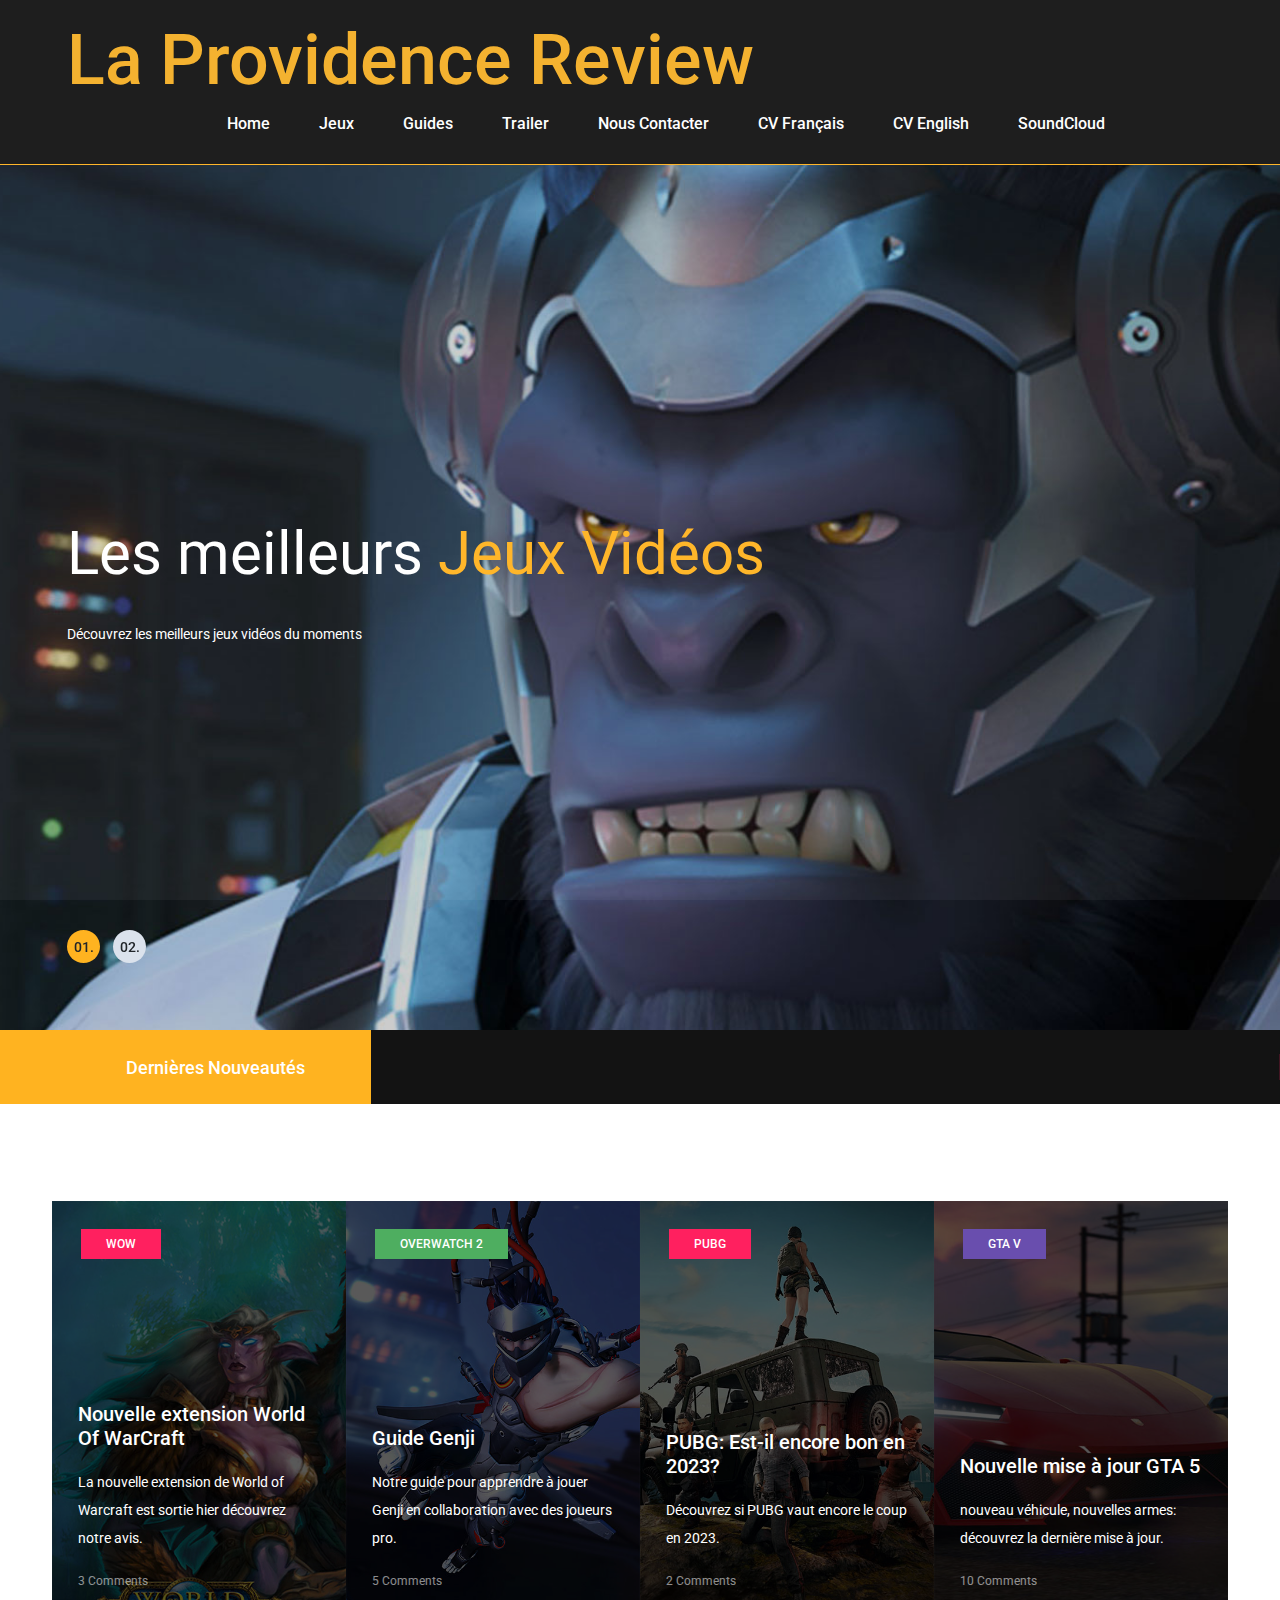
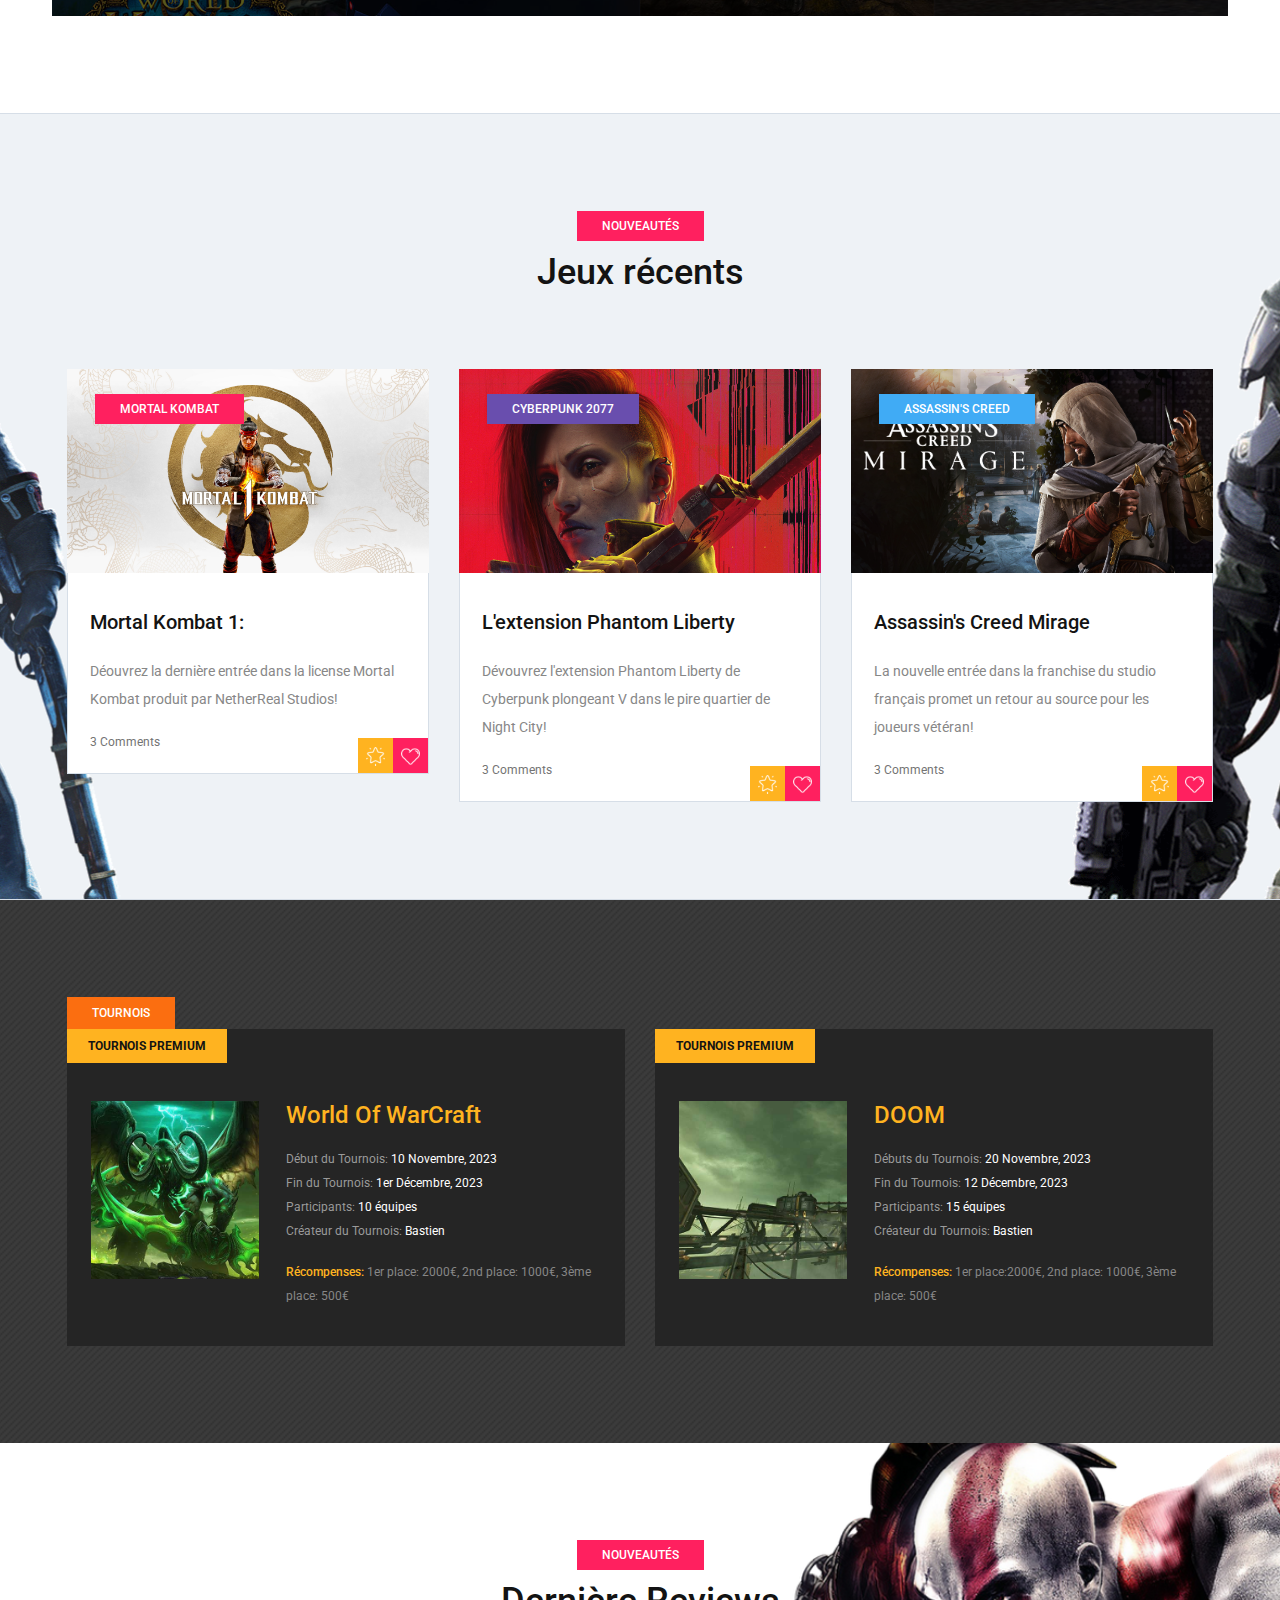
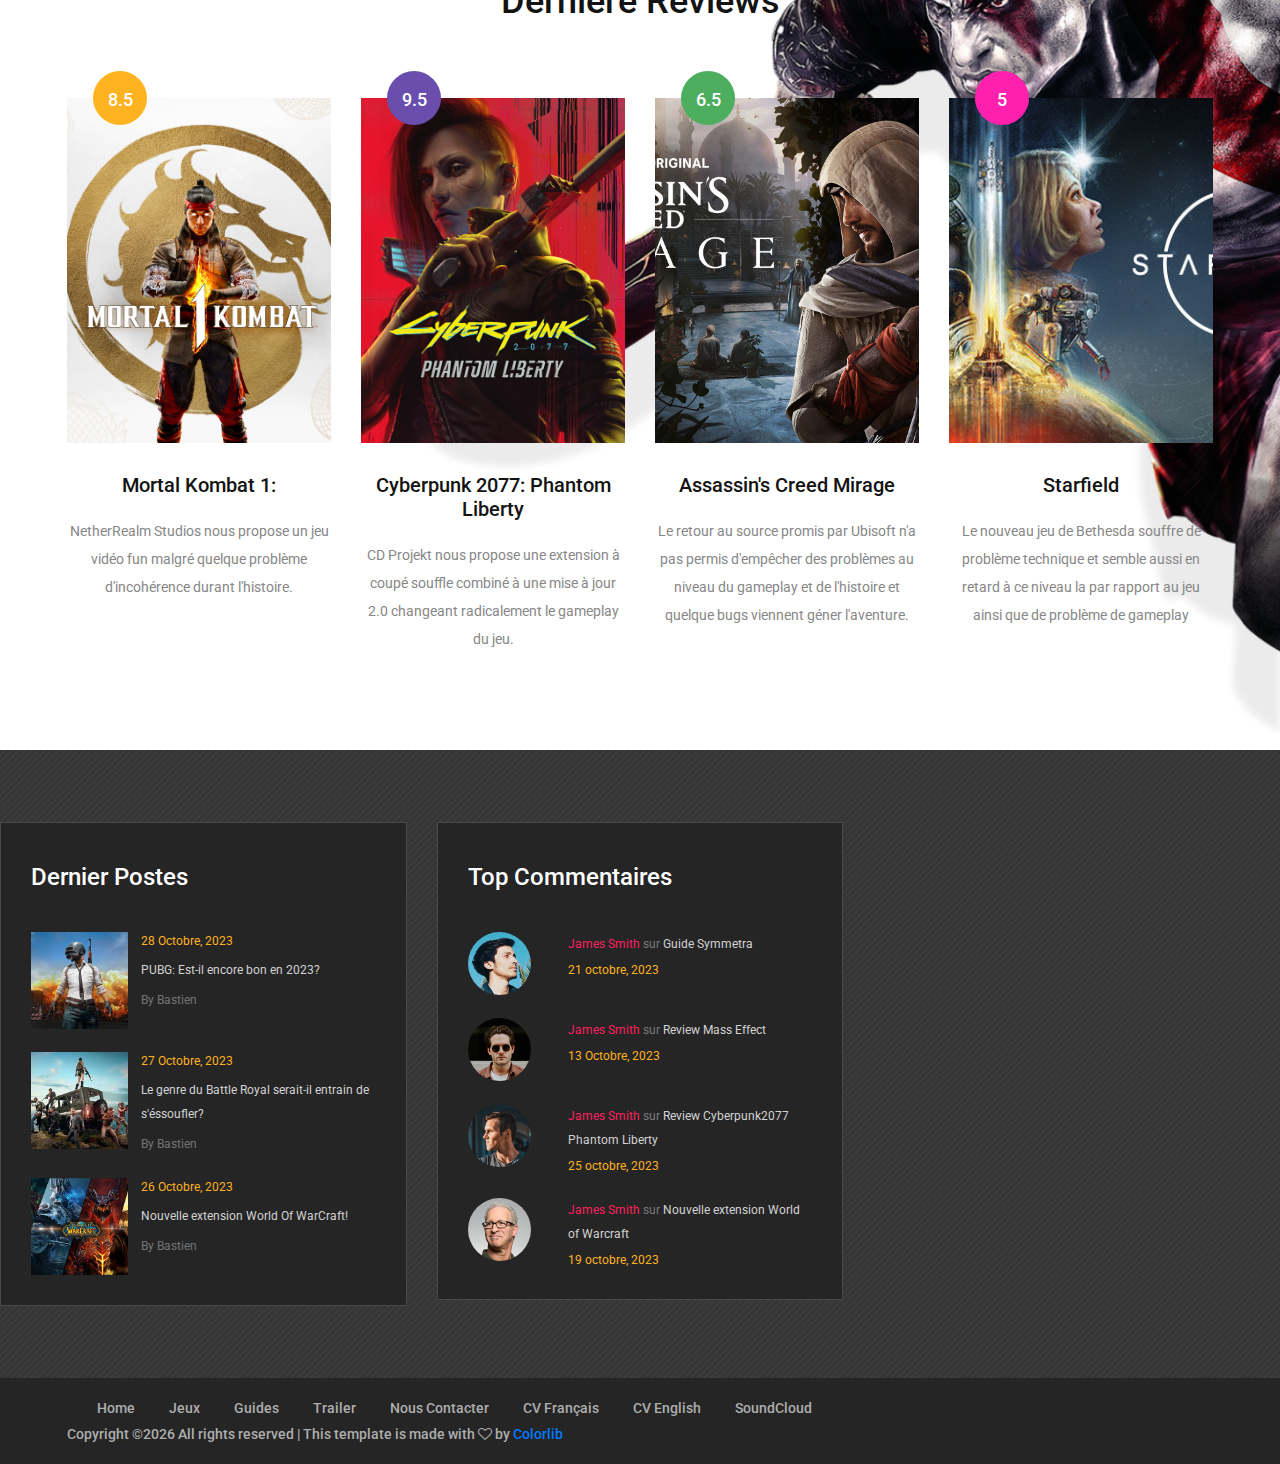
<file: index.html>
<!DOCTYPE html>
<html lang="zxx">
<head>
	<title>La Providence Review</title>
	<meta charset="UTF-8">
	<meta name="description" content="La providence review">
	<meta name="keywords" content="warrior, game, creative, html">
	<meta name="viewport" content="width=device-width, initial-scale=1.0">
	<!-- Favicon -->   
	<link href="img/favicon.jpg" rel="shortcut icon"/>

	<!-- Google Fonts -->
	<link href="https://fonts.googleapis.com/css?family=Roboto:400,400i,500,500i,700,700i" rel="stylesheet">

	<!-- Stylesheets -->
	<link rel="stylesheet" href="css/bootstrap.min.css"/>
	<link rel="stylesheet" href="css/font-awesome.min.css"/>
	<link rel="stylesheet" href="css/owl.carousel.css"/>
	<link rel="stylesheet" href="css/style.css"/>
	<link rel="stylesheet" href="css/animate.css"/>


	<!--[if lt IE 9]>
	  <script src="https://oss.maxcdn.com/html5shiv/3.7.2/html5shiv.min.js"></script>
	  <script src="https://oss.maxcdn.com/respond/1.4.2/respond.min.js"></script>
	<![endif]-->

</head>
<body>
	<!-- Page Preloder -->
	<div id="preloder">
		<div class="loader"></div>
	</div>

	<!-- Header section -->
	<header class="header-section">
		<div class="container">
			<!-- logo -->
			<a class="site-logo" href="index.html">
				<h1 style="color: #f4af26;">La Providence Review</h1>
			</a>
			</div>
			<!-- responsive -->
			<div class="nav-switch">
				<i class="fa fa-bars"></i>
			</div>
			<!-- site menu -->
			<nav class="main-menu">
				<ul>
					<li><a href="index.html">Home</a></li>
					<li><a href="images.html">Jeux</a></li>
					<li><a href="guides.html">Guides</a></li>
					<li><a href="youtube.html">Trailer</a></li>
					<li><a href="contact.html">Nous Contacter</a></li>
					<li><a href="CV/CV_FR/CV_FR.html">CV Français</a></li>
					<li><a href="CV/CV_EN/CV_EN.html">CV English</a></li>
					<li><a href="soundcloud.html">SoundCloud</a></li>
					
				</ul>
			</nav>
		</div>
	</header>
	<!-- Header section end -->


	<!-- Hero section -->
	<section class="hero-section">
		<div class="hero-slider owl-carousel">
			<div class="hs-item set-bg" data-setbg="img/slider-1.jpg">
				<div class="hs-text">
					<div class="container">
						<h2>Les meilleurs <span>Jeux Vidéos</span></h2>
						<p>Découvrez les meilleurs jeux vidéos du moments</p>
						
					</div>
				</div>
			</div>
			<div class="hs-item set-bg" data-setbg="img/slider-2.jpg">
				<div class="hs-text">
					<div class="container">
						<h2>Guides et <span>Stratégies</span></h2>
						<p>Découvrez des guides et stratégies pour vos jeux favoris</p>
					</div>
				</div>
			</div>
		</div>
	</section>
	<!-- Hero section end -->


	<!-- Latest news section -->
	<div class="latest-news-section">
		<div class="ln-title">Dernières Nouveautés</div>
		<div class="news-ticker">
			<div class="news-ticker-contant">
				<div class="nt-item"><span class="new">new</span>Un nouveau Call of Duty en développement pour 2024 !</div>
				<div class="nt-item"><span class="strategy">stratégie</span>Le nouveau DLC de Civilization VI disponible !</div>
				<div class="nt-item"><span class="racing">racing</span>Beta ouverte de Forza Horizon 6 disponible Aujourd'hui !</div>
			</div>
		</div>
	</div>
	<!-- Latest news section end -->


	<!-- Feature section -->
	<section class="feature-section spad">
		<div class="container">
			<div class="row">
				<div class="col-lg-3 col-md-6 p-0">
					<div class="feature-item set-bg" data-setbg="img/features/1.jpg">
						<span class="cata new">WOW</span>
						<div class="fi-content text-white">
							<h5><a href="#">Nouvelle extension World Of WarCraft</a></h5>
							<p>La nouvelle extension de World of Warcraft est sortie hier découvrez notre avis.</p>
							<a href="#" class="fi-comment">3 Comments</a>
						</div>
					</div>
				</div>
				<div class="col-lg-3 col-md-6 p-0">
					<div class="feature-item set-bg" data-setbg="img/features/2.jpg">
						<span class="cata strategy">Overwatch 2</span>
						<div class="fi-content text-white">
							<h5><a href="#">Guide Genji</a></h5>
							<p>Notre guide pour apprendre à jouer Genji en collaboration avec des joueurs pro.</p>
							<a href="#" class="fi-comment">5 Comments</a>
						</div>
					</div>
				</div>
				<div class="col-lg-3 col-md-6 p-0">
					<div class="feature-item set-bg" data-setbg="img/features/3.jpg">
						<span class="cata new">PUBG</span>
						<div class="fi-content text-white">
							<h5><a href="#">PUBG: Est-il encore bon en 2023?</a></h5>
							<p>Découvrez si PUBG vaut encore le coup en 2023.</p>
							<a href="#" class="fi-comment">2 Comments</a>
						</div>
					</div>
				</div>
				<div class="col-lg-3 col-md-6 p-0">
					<div class="feature-item set-bg" data-setbg="img/features/4.jpg">
						<span class="cata racing">GTA V</span>
						<div class="fi-content text-white">
							<h5><a href="#">Nouvelle mise à jour GTA 5</a></h5>
							<p>nouveau véhicule, nouvelles armes: découvrez la dernière mise à jour.</p>
							<a href="#" class="fi-comment">10 Comments</a>
						</div>
					</div>
				</div>
			</div>
		</div>
	</section>
	<!-- Feature section end -->


	<!-- Recent game section  -->
	<section class="recent-game-section spad set-bg" data-setbg="img/recent-game-bg.png">
		<div class="container">
			<div class="section-title">
				<div class="cata new">Nouveautés</div>
				<h2>Jeux récents</h2>
			</div>
			<div class="row">
				<div class="col-lg-4 col-md-6">
					<div class="recent-game-item">
						<div class="rgi-thumb set-bg" data-setbg="img/recent-game/1.jpg">
							<div class="cata new">Mortal Kombat</div>
						</div>
						<div class="rgi-content">
							<h5>Mortal Kombat 1:</h5>
							<p>Déouvrez la dernière entrée dans la license Mortal Kombat produit par NetherReal Studios!</p>
							<a href="#" class="comment">3 Comments</a>
							<div class="rgi-extra">
								<div class="rgi-star"><img src="img/icons/star.png" alt=""></div>
								<div class="rgi-heart"><img src="img/icons/heart.png" alt=""></div>
							</div>
						</div>
					</div>	
				</div>
				<div class="col-lg-4 col-md-6">
					<div class="recent-game-item">
						<div class="rgi-thumb set-bg" data-setbg="img/recent-game/2.jpg">
							<div class="cata racing">Cyberpunk 2077</div>
						</div>
						<div class="rgi-content">
							<h5>L'extension Phantom Liberty</h5>
							<p>Dévouvrez l'extension Phantom Liberty de Cyberpunk plongeant V dans le pire quartier de Night City!</p>
							<a href="#" class="comment">3 Comments</a>
							<div class="rgi-extra">
								<div class="rgi-star"><img src="img/icons/star.png" alt=""></div>
								<div class="rgi-heart"><img src="img/icons/heart.png" alt=""></div>
							</div>
						</div>
					</div>	
				</div>
				<div class="col-lg-4 col-md-6">
					<div class="recent-game-item">
						<div class="rgi-thumb set-bg" data-setbg="img/recent-game/3.jpg">
							<div class="cata adventure">Assassin's Creed</div>
						</div>
						<div class="rgi-content">
							<h5>Assassin's Creed Mirage</h5>
							<p>La nouvelle entrée dans la franchise du studio français promet un retour au source pour les joueurs vétéran!</p>
							<a href="#" class="comment">3 Comments</a>
							<div class="rgi-extra">
								<div class="rgi-star"><img src="img/icons/star.png" alt=""></div>
								<div class="rgi-heart"><img src="img/icons/heart.png" alt=""></div>
							</div>
						</div>
					</div>	
				</div>
			</div>
		</div>
	</section>
	<!-- Recent game section end -->


	<!-- Tournaments section -->
	<section class="tournaments-section spad">
		<div class="container">
			<div class="tournament-title">Tournois</div>
			<div class="row">
				<div class="col-md-6">
					<div class="tournament-item mb-4 mb-lg-0">
						<div class="ti-notic">Tournois premium</div>
						<div class="ti-content">
							<div class="ti-thumb set-bg" data-setbg="img/tournament/1.jpg"></div>
							<div class="ti-text">
								<h4>World Of WarCraft</h4>
								<ul>
									<li><span>Début du Tournois:</span> 10 Novembre, 2023</li>
									<li><span>Fin du Tournois:</span> 1er Décembre, 2023</li>
									<li><span>Participants:</span> 10 équipes</li>
									<li><span>Créateur du Tournois:</span> Bastien</li>
								</ul>
								<p><span>Récompenses:</span> 1er place: 2000€, 2nd place: 1000€, 3ème place: 500€</p>
							</div>
						</div>
					</div>
				</div>
				<div class="col-md-6">
					<div class="tournament-item">
						<div class="ti-notic">Tournois premium</div>
						<div class="ti-content">
							<div class="ti-thumb set-bg" data-setbg="img/tournament/2.jpg"></div>
							<div class="ti-text">
								<h4>DOOM</h4>
								<ul>
									<li><span>Débuts du Tournois:</span> 20 Novembre, 2023</li>
									<li><span>Fin du Tournois:</span> 12 Décembre, 2023 </li>
									<li><span>Participants:</span> 15 équipes</li>
									<li><span>Créateur du Tournois:</span> Bastien</li>
								</ul>
								<p><span>Récompenses:</span> 1er place:2000€, 2nd place: 1000€, 3ème place: 500€</p>
							</div>
						</div>
					</div>
				</div>
			</div>
		</div>
	</section>
	<!-- Tournaments section bg -->


	<!-- Review section -->
	<section class="review-section spad set-bg" data-setbg="img/review-bg.png">
		<div class="container">
			<div class="section-title">
				<div class="cata new">Nouveautés</div>
				<h2>Dernière Reviews</h2>
			</div>
			<div class="row">
				<div class="col-lg-3 col-md-6">
					<div class="review-item">
						<div class="review-cover set-bg" data-setbg="img/review/1.jpg">
							<div class="score yellow">8.5</div>
						</div>
						<div class="review-text">
								<h5>Mortal Kombat 1:</h5>
							<p>NetherRealm Studios nous propose un jeu vidéo fun malgré quelque problème d'incohérence durant l'histoire.</p>
						</div>
					</div>
				</div>
				<div class="col-lg-3 col-md-6">
					<div class="review-item">
						<div class="review-cover set-bg" data-setbg="img/review/2.jpg">
							<div class="score purple">9.5</div>
						</div>
						<div class="review-text">
							<h5>Cyberpunk 2077: Phantom Liberty</h5>
							<p>CD Projekt nous propose une extension à coupé souffle combiné à une mise à jour 2.0 changeant radicalement le gameplay du jeu.</p>
						</div>
					</div>
				</div>
				<div class="col-lg-3 col-md-6">
					<div class="review-item">
						<div class="review-cover set-bg" data-setbg="img/review/3.jpg">
							<div class="score green">6.5</div>
						</div>
						<div class="review-text">
							<h5>Assassin's Creed Mirage</h5>
							<p>Le retour au source promis par Ubisoft n'a pas permis d'empêcher des problèmes au niveau du gameplay et de l'histoire et quelque bugs viennent géner l'aventure.</p>
						</div>
					</div>
				</div>
				<div class="col-lg-3 col-md-6">
					<div class="review-item">
						<div class="review-cover set-bg" data-setbg="img/review/4.jpg">
							<div class="score pink">5</div>
						</div>
						<div class="review-text">
							<h5>Starfield</h5>
							<p>Le nouveau jeu de Bethesda souffre de problème technique et semble aussi en retard à ce niveau la par rapport au jeu ainsi que de problème de gameplay</p>
						</div>
					</div>
				</div>
			</div>
		</div>
	</section>
	<!-- Review section end -->


	<!-- Footer top section -->
	<section class="footer-top-section">
			<div class="row">
				<div class="col-lg-4 col-md-6">
					<div class="footer-widget mb-5 mb-md-0">
						<h4 class="fw-title">Dernier Postes</h4>
						<div class="latest-blog">
							<div class="lb-item">
								<div class="lb-thumb set-bg" data-setbg="img/latest-blog/1.jpg"></div>
								<div class="lb-content">
									<div class="lb-date">28 Octobre, 2023</div>
									<p>PUBG: Est-il encore bon en 2023?</p>
									<a href="#" class="lb-author">By Bastien</a>
								</div>
							</div>
							<div class="lb-item">
								<div class="lb-thumb set-bg" data-setbg="img/latest-blog/2.jpg"></div>
								<div class="lb-content">
									<div class="lb-date">27 Octobre, 2023</div>
									<p>Le genre du Battle Royal serait-il entrain de s'éssoufler?</p>
									<a href="#" class="lb-author">By Bastien</a>
								</div>
							</div>
							<div class="lb-item">
								<div class="lb-thumb set-bg" data-setbg="img/latest-blog/3.jpg"></div>
								<div class="lb-content">
									<div class="lb-date">26 Octobre, 2023</div>
									<p>Nouvelle extension World Of WarCraft!</p>
									<a href="#" class="lb-author">By Bastien</a>
								</div>
							</div>
						</div>
					</div>
				</div>
				<div class="col-lg-4 col-md-6">
					<div class="footer-widget">
						<h4 class="fw-title">Top Commentaires</h4>
						<div class="top-comment">
							<div class="tc-item">
								<div class="tc-thumb set-bg" data-setbg="img/authors/1.jpg"></div>
								<div class="tc-content">
									<p><a href="#">James Smith</a> <span>sur</span>  Guide Symmetra</p>
									<div class="tc-date">21 octobre, 2023</div>
								</div>
							</div>
							<div class="tc-item">
								<div class="tc-thumb set-bg" data-setbg="img/authors/2.jpg"></div>
								<div class="tc-content">
									<p><a href="#">James Smith</a> <span>sur</span>  Review Mass Effect</p>
									<div class="tc-date">13 Octobre, 2023</div>
								</div>
							</div>
							<div class="tc-item">
								<div class="tc-thumb set-bg" data-setbg="img/authors/3.jpg"></div>
								<div class="tc-content">
									<p><a href="#">James Smith</a> <span>sur</span>  Review Cyberpunk2077 Phantom Liberty</p>
									<div class="tc-date">25 octobre, 2023</div>
								</div>
							</div>
							<div class="tc-item">
								<div class="tc-thumb set-bg" data-setbg="img/authors/4.jpg"></div>
								<div class="tc-content">
									<p><a href="#">James Smith</a> <span>sur</span>  Nouvelle extension World of Warcraft</p>
									<div class="tc-date">19 octobre, 2023</div>
								</div>
							</div>
						</div>
					</div>
				</div>
			</div>
		</div>
	</section>
	<!-- Footer top section end -->

	
	<!-- Footer section -->
	<footer class="footer-section">
		<div class="container">
			<ul class="footer-menu">
				<li><a href="index.html">Home</a></li>
				<li><a href="images.html">Jeux</a></li>
				<li><a href="guides.html">Guides</a></li>
				<li><a href="community.html">Trailer</a></li>
				<li><a href="contact.html">Nous Contacter</a></li>
				<li><a href="CV/CV_FR/CV_FR.html">CV Français</a></li>
				<li><a href="CV/CV_EN/CV_EN.html">CV English</a></li>
				<li><a href="soundcloud.html">SoundCloud</a></li>

				
			</ul>
			<p class="copyright"><!-- Link back to Colorlib can't be removed. Template is licensed under CC BY 3.0. -->
Copyright &copy;<script>document.write(new Date().getFullYear());</script> All rights reserved | This template is made with <i class="fa fa-heart-o" aria-hidden="true"></i> by <a href="https://colorlib.com" target="_blank">Colorlib</a>
<!-- Link back to Colorlib can't be removed. Template is licensed under CC BY 3.0. -->
</p>
		</div>
	</footer>
	<!-- Footer section end -->


	<!--====== Javascripts & Jquery ======-->
	<script src="js/jquery-3.2.1.min.js"></script>
	<script src="js/bootstrap.min.js"></script>
	<script src="js/owl.carousel.min.js"></script>
	<script src="js/jquery.marquee.min.js"></script>
	<script src="js/main.js"></script>
    </body>
</html>
</file>
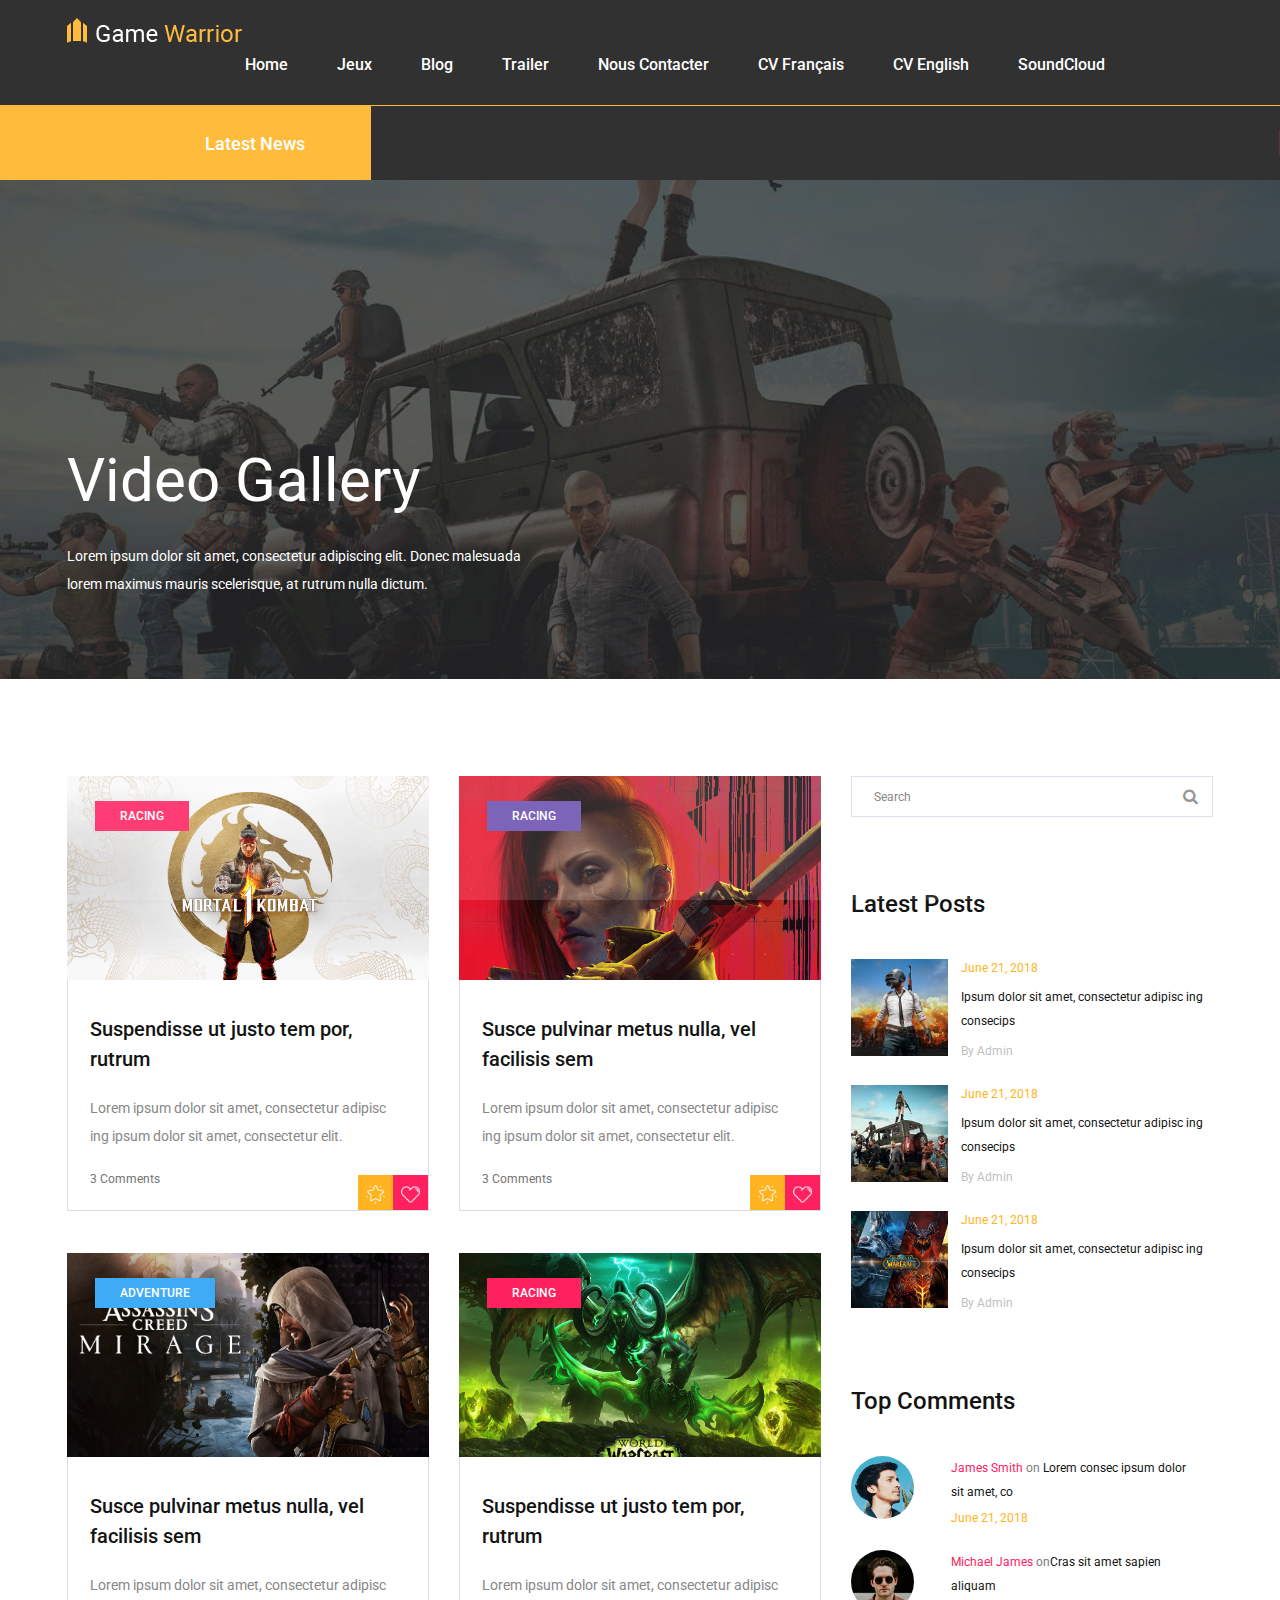
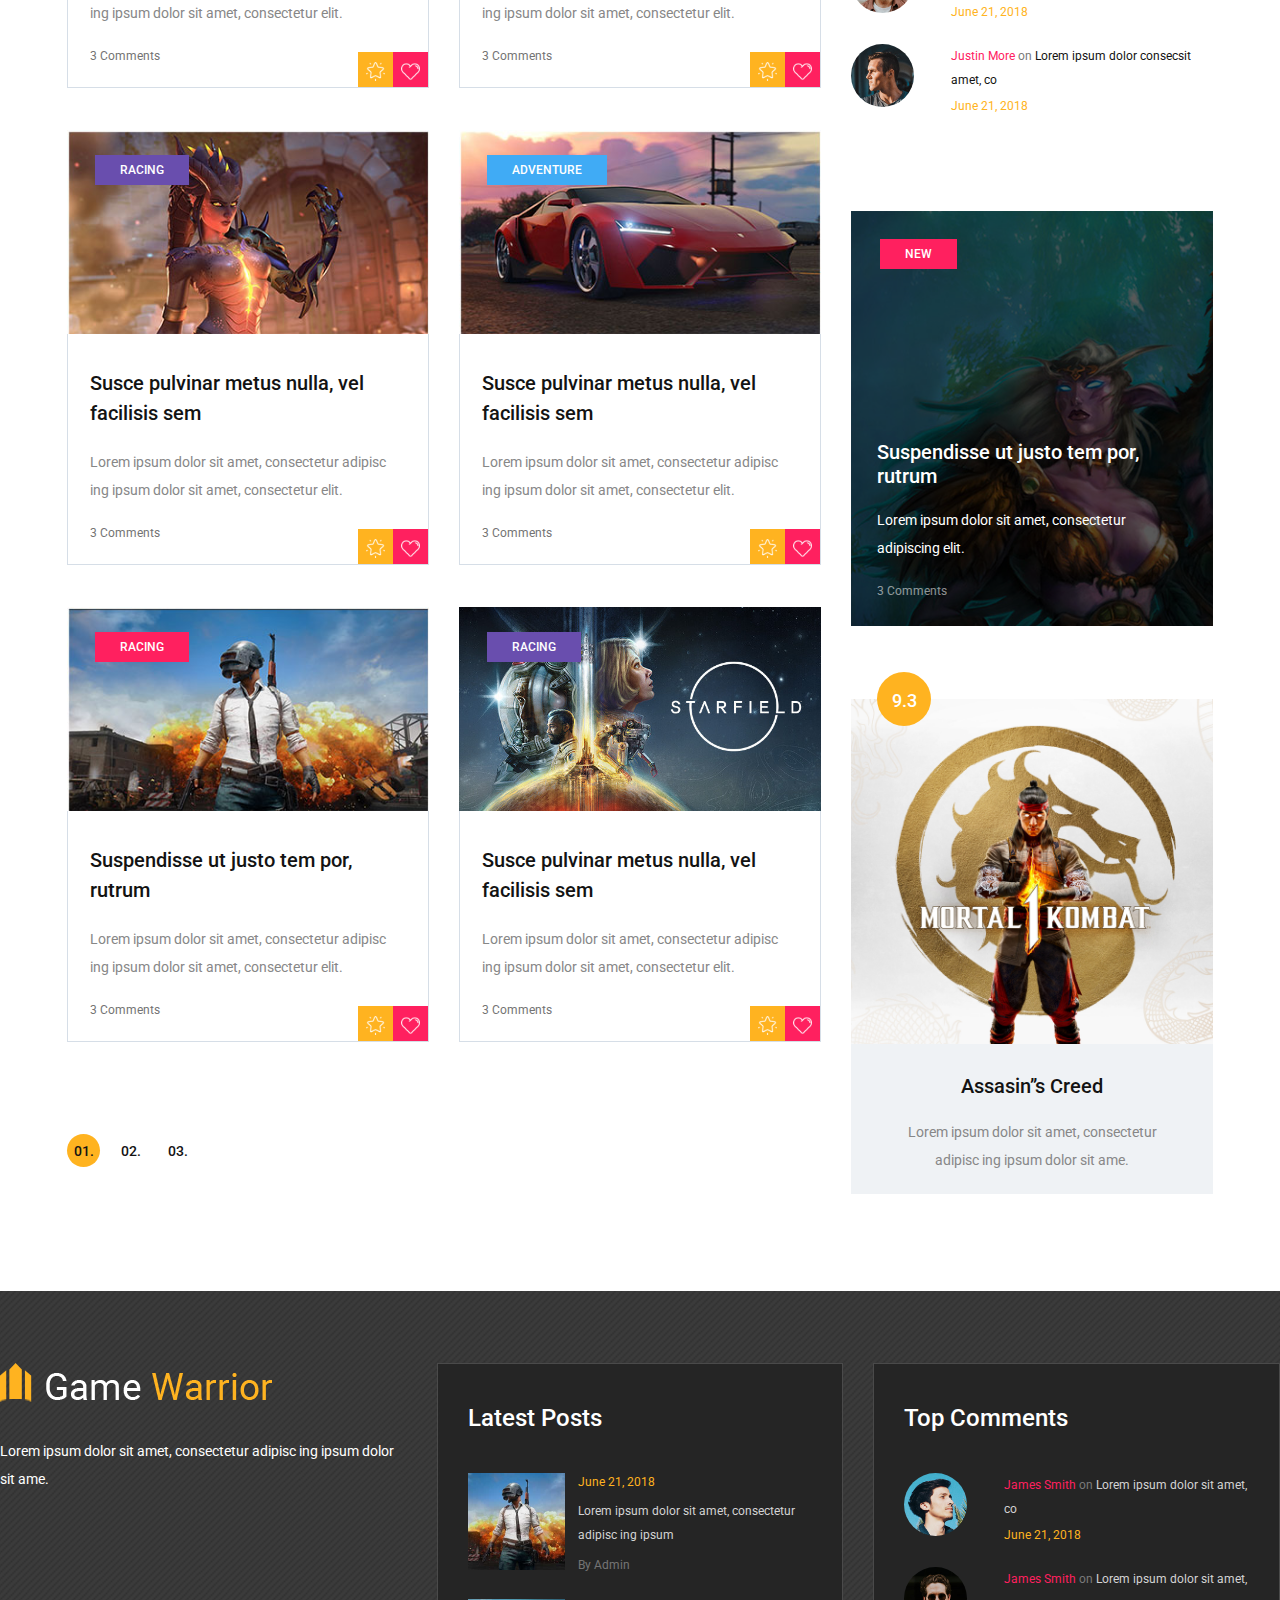
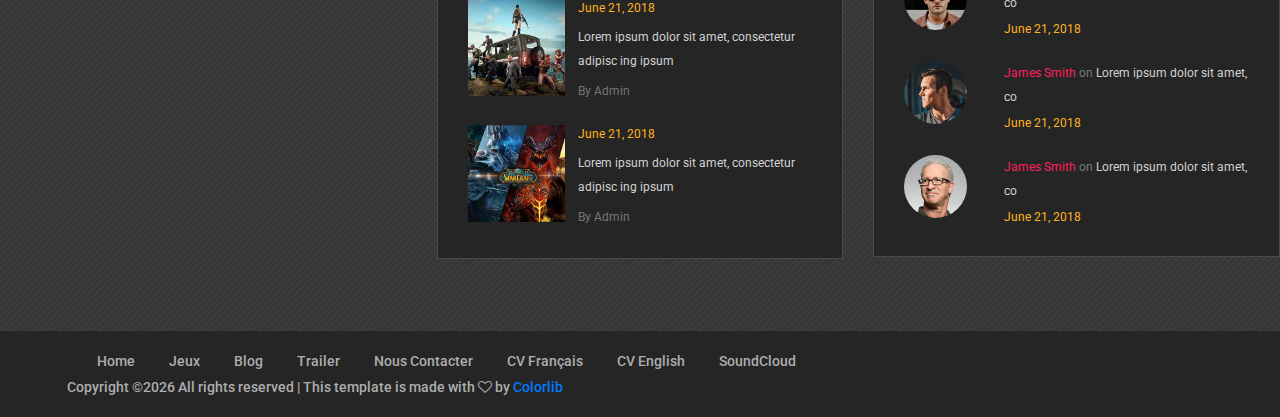
<file: categories.html>
<!DOCTYPE html>
<html lang="zxx">
<head>
	<title>Game Warrior Template</title>
	<meta charset="UTF-8">
	<meta name="description" content="Game Warrior Template">
	<meta name="keywords" content="warrior, game, creative, html">
	<meta name="viewport" content="width=device-width, initial-scale=1.0">
	<!-- Favicon -->   
	<link href="img/favicon.ico" rel="shortcut icon"/>

	<!-- Google Fonts -->
	<link href="https://fonts.googleapis.com/css?family=Roboto:400,400i,500,500i,700,700i" rel="stylesheet">

	<!-- Stylesheets -->
	<link rel="stylesheet" href="css/bootstrap.min.css"/>
	<link rel="stylesheet" href="css/font-awesome.min.css"/>
	<link rel="stylesheet" href="css/owl.carousel.css"/>
	<link rel="stylesheet" href="css/style.css"/>
	<link rel="stylesheet" href="css/animate.css"/>


	<!--[if lt IE 9]>
	  <script src="https://oss.maxcdn.com/html5shiv/3.7.2/html5shiv.min.js"></script>
	  <script src="https://oss.maxcdn.com/respond/1.4.2/respond.min.js"></script>
	<![endif]-->

</head>
<body>
	<!-- Page Preloder -->
	<div id="preloder">
		<div class="loader"></div>
	</div>

	<!-- Header section -->
	<header class="header-section">
		<div class="container">
			<!-- logo -->
			<a class="site-logo" href="index.html">
				<img src="img/logo.png" alt="">
			</a>
			</div>
			<!-- responsive -->
			<div class="nav-switch">
				<i class="fa fa-bars"></i>
			</div>
			<!-- site menu -->
			<nav class="main-menu">
				<ul>
					<li><a href="index.html">Home</a></li>
					<li><a href="review.html">Jeux</a></li>
					<li><a href="categories.html">Blog</a></li>
					<li><a href="community.html">Trailer</a></li>
					<li><a href="contact.html">Nous Contacter</a></li>
					<li><a href="CV/CV_FR/CV_FR.html">CV Français</a></li>
					<li><a href="CV/CV_EN/CV_EN.html">CV English</a></li>
					<li><a href="soundcloud.html">SoundCloud</a></li>
				</ul>
			</nav>
		</div>
	</header>
	<!-- Header section end -->


	<!-- Latest news section -->
	<div class="latest-news-section">
		<div class="ln-title">Latest News</div>
		<div class="news-ticker">
			<div class="news-ticker-contant">
				<div class="nt-item"><span class="new">new</span>Lorem ipsum dolor sit amet, consectetur adipiscing elit. </div>
				<div class="nt-item"><span class="strategy">strategy</span>Isum dolor sit amet, consectetur adipiscing elit. </div>
				<div class="nt-item"><span class="racing">racing</span>Isum dolor sit amet, consectetur adipiscing elit. </div>
			</div>
		</div>
	</div>
	<!-- Latest news section end -->


	<!-- Page info section -->
	<section class="page-info-section set-bg" data-setbg="img/page-top-bg/1.jpg">
		<div class="pi-content">
			<div class="container">
				<div class="row">
					<div class="col-xl-5 col-lg-6 text-white">
						<h2>Video Gallery</h2>
						<p>Lorem ipsum dolor sit amet, consectetur adipiscing elit. Donec malesuada lorem maximus mauris scelerisque, at rutrum nulla dictum.</p>
					</div>
				</div>
			</div>
		</div>
	</section>
	<!-- Page info section -->


	<!-- Page section -->
	<section class="page-section recent-game-page spad">
		<div class="container">
			<div class="row">
				<div class="col-lg-8">
					<div class="row">
						<div class="col-md-6">
							<div class="recent-game-item">
								<div class="rgi-thumb set-bg" data-setbg="img/recent-game/1.jpg">
									<div class="cata new">racing</div>
								</div>
								<div class="rgi-content">
									<h5>Suspendisse ut justo tem por, rutrum</h5>
									<p>Lorem ipsum dolor sit amet, consectetur adipisc ing ipsum dolor sit amet, consectetur elit. </p>
									<a href="#" class="comment">3 Comments</a>
									<div class="rgi-extra">
										<div class="rgi-star"><img src="img/icons/star.png" alt=""></div>
										<div class="rgi-heart"><img src="img/icons/heart.png" alt=""></div>
									</div>
								</div>
							</div>	
						</div>
						<div class="col-md-6">
							<div class="recent-game-item">
								<div class="rgi-thumb set-bg" data-setbg="img/recent-game/2.jpg">
									<div class="cata racing">racing</div>
								</div>
								<div class="rgi-content">
									<h5>Susce pulvinar metus nulla, vel  facilisis sem </h5>
									<p>Lorem ipsum dolor sit amet, consectetur adipisc ing ipsum dolor sit amet, consectetur elit. </p>
									<a href="#" class="comment">3 Comments</a>
									<div class="rgi-extra">
										<div class="rgi-star"><img src="img/icons/star.png" alt=""></div>
										<div class="rgi-heart"><img src="img/icons/heart.png" alt=""></div>
									</div>
								</div>
							</div>	
						</div>
						<div class="col-md-6">
							<div class="recent-game-item">
								<div class="rgi-thumb set-bg" data-setbg="img/recent-game/3.jpg">
									<div class="cata adventure">Adventure</div>
								</div>
								<div class="rgi-content">
									<h5>Susce pulvinar metus nulla, vel  facilisis sem </h5>
									<p>Lorem ipsum dolor sit amet, consectetur adipisc ing ipsum dolor sit amet, consectetur elit. </p>
									<a href="#" class="comment">3 Comments</a>
									<div class="rgi-extra">
										<div class="rgi-star"><img src="img/icons/star.png" alt=""></div>
										<div class="rgi-heart"><img src="img/icons/heart.png" alt=""></div>
									</div>
								</div>
							</div>	
						</div>
						<div class="col-md-6">
							<div class="recent-game-item">
								<div class="rgi-thumb set-bg" data-setbg="img/recent-game/4.jpg">
									<div class="cata new">racing</div>
								</div>
								<div class="rgi-content">
									<h5>Suspendisse ut justo tem por, rutrum</h5>
									<p>Lorem ipsum dolor sit amet, consectetur adipisc ing ipsum dolor sit amet, consectetur elit. </p>
									<a href="#" class="comment">3 Comments</a>
									<div class="rgi-extra">
										<div class="rgi-star"><img src="img/icons/star.png" alt=""></div>
										<div class="rgi-heart"><img src="img/icons/heart.png" alt=""></div>
									</div>
								</div>
							</div>	
						</div>
						<div class="col-md-6">
							<div class="recent-game-item">
								<div class="rgi-thumb set-bg" data-setbg="img/recent-game/5.jpg">
									<div class="cata racing">racing</div>
								</div>
								<div class="rgi-content">
									<h5>Susce pulvinar metus nulla, vel  facilisis sem </h5>
									<p>Lorem ipsum dolor sit amet, consectetur adipisc ing ipsum dolor sit amet, consectetur elit. </p>
									<a href="#" class="comment">3 Comments</a>
									<div class="rgi-extra">
										<div class="rgi-star"><img src="img/icons/star.png" alt=""></div>
										<div class="rgi-heart"><img src="img/icons/heart.png" alt=""></div>
									</div>
								</div>
							</div>	
						</div>
						<div class="col-md-6">
							<div class="recent-game-item">
								<div class="rgi-thumb set-bg" data-setbg="img/recent-game/6.jpg">
									<div class="cata adventure">Adventure</div>
								</div>
								<div class="rgi-content">
									<h5>Susce pulvinar metus nulla, vel  facilisis sem </h5>
									<p>Lorem ipsum dolor sit amet, consectetur adipisc ing ipsum dolor sit amet, consectetur elit. </p>
									<a href="#" class="comment">3 Comments</a>
									<div class="rgi-extra">
										<div class="rgi-star"><img src="img/icons/star.png" alt=""></div>
										<div class="rgi-heart"><img src="img/icons/heart.png" alt=""></div>
									</div>
								</div>
							</div>	
						</div>
						<div class="col-md-6">
							<div class="recent-game-item">
								<div class="rgi-thumb set-bg" data-setbg="img/recent-game/7.jpg">
									<div class="cata new">racing</div>
								</div>
								<div class="rgi-content">
									<h5>Suspendisse ut justo tem por, rutrum</h5>
									<p>Lorem ipsum dolor sit amet, consectetur adipisc ing ipsum dolor sit amet, consectetur elit. </p>
									<a href="#" class="comment">3 Comments</a>
									<div class="rgi-extra">
										<div class="rgi-star"><img src="img/icons/star.png" alt=""></div>
										<div class="rgi-heart"><img src="img/icons/heart.png" alt=""></div>
									</div>
								</div>
							</div>	
						</div>
						<div class="col-md-6">
							<div class="recent-game-item">
								<div class="rgi-thumb set-bg" data-setbg="img/recent-game/8.jpg">
									<div class="cata racing">racing</div>
								</div>
								<div class="rgi-content">
									<h5>Susce pulvinar metus nulla, vel  facilisis sem </h5>
									<p>Lorem ipsum dolor sit amet, consectetur adipisc ing ipsum dolor sit amet, consectetur elit. </p>
									<a href="#" class="comment">3 Comments</a>
									<div class="rgi-extra">
										<div class="rgi-star"><img src="img/icons/star.png" alt=""></div>
										<div class="rgi-heart"><img src="img/icons/heart.png" alt=""></div>
									</div>
								</div>
							</div>	
						</div>
					</div>
					<div class="site-pagination">
						<span class="active">01.</span>
						<a href="#">02.</a>
						<a href="#">03.</a>
					</div>
				</div>
				<!-- sidebar -->
				<div class="col-lg-4 col-md-7 sidebar pt-5 pt-lg-0">
					<!-- widget -->
					<div class="widget-item">
						<form class="search-widget">
							<input type="text" placeholder="Search">
							<button><i class="fa fa-search"></i></button>
						</form>
					</div>
					<!-- widget -->
					<div class="widget-item">
						<h4 class="widget-title">Latest Posts</h4>
						<div class="latest-blog">
							<div class="lb-item">
								<div class="lb-thumb set-bg" data-setbg="img/latest-blog/1.jpg"></div>
								<div class="lb-content">
									<div class="lb-date">June 21, 2018</div>
									<p>Ipsum dolor sit amet, consectetur adipisc ing consecips</p>
									<a href="#" class="lb-author">By Admin</a>
								</div>
							</div>
							<div class="lb-item">
								<div class="lb-thumb set-bg" data-setbg="img/latest-blog/2.jpg"></div>
								<div class="lb-content">
									<div class="lb-date">June 21, 2018</div>
									<p>Ipsum dolor sit amet, consectetur adipisc ing consecips</p>
									<a href="#" class="lb-author">By Admin</a>
								</div>
							</div>
							<div class="lb-item">
								<div class="lb-thumb set-bg" data-setbg="img/latest-blog/3.jpg"></div>
								<div class="lb-content">
									<div class="lb-date">June 21, 2018</div>
									<p>Ipsum dolor sit amet, consectetur adipisc ing consecips</p>
									<a href="#" class="lb-author">By Admin</a>
								</div>
							</div>
						</div>
					</div>
					<!-- widget -->
					<div class="widget-item">
						<h4 class="widget-title">Top Comments</h4>
						<div class="top-comment">
							<div class="tc-item">
								<div class="tc-thumb set-bg" data-setbg="img/authors/1.jpg"></div>
								<div class="tc-content">
									<p><a href="#">James Smith</a> <span>on</span> Lorem consec ipsum dolor sit amet, co</p>
									<div class="tc-date">June 21, 2018</div>
								</div>
							</div>
							<div class="tc-item">
								<div class="tc-thumb set-bg" data-setbg="img/authors/2.jpg"></div>
								<div class="tc-content">
									<p><a href="#">Michael James</a> <span>on</span>Cras sit amet sapien aliquam</p>
									<div class="tc-date">June 21, 2018</div>
								</div>
							</div>
							<div class="tc-item">
								<div class="tc-thumb set-bg" data-setbg="img/authors/3.jpg"></div>
								<div class="tc-content">
									<p><a href="#">Justin More</a> <span>on</span> Lorem ipsum dolor consecsit amet, co</p>
									<div class="tc-date">June 21, 2018</div>
								</div>
							</div>
						</div>
					</div>
					<!-- widget -->
					<div class="widget-item">
						<div class="feature-item set-bg" data-setbg="img/features/1.jpg">
							<span class="cata new">new</span>
							<div class="fi-content text-white">
								<h5><a href="#">Suspendisse ut justo tem por, rutrum</a></h5>
								<p>Lorem ipsum dolor sit amet, consectetur adipiscing elit. </p>
								<a href="#" class="fi-comment">3 Comments</a>
							</div>
						</div>
					</div>
					<!-- widget -->
					<div class="widget-item">
						<div class="review-item">
							<div class="review-cover set-bg" data-setbg="img/review/1.jpg">
								<div class="score yellow">9.3</div>
							</div>
							<div class="review-text">
								<h5>Assasin’’s Creed</h5>
								<p>Lorem ipsum dolor sit amet, consectetur adipisc ing ipsum dolor sit ame.</p>
							</div>
						</div>
					</div>
				</div>
			</div>
		</div>
	</section>
	<!-- Page section end -->


	<!-- Footer top section -->
	<section class="footer-top-section">
			</div>
			<div class="row">
				<div class="col-lg-4">
					<div class="footer-logo text-white">
						<img src="img/footer-logo.png" alt="">
						<p>Lorem ipsum dolor sit amet, consectetur adipisc ing ipsum dolor sit ame.</p>
					</div>
				</div>
				<div class="col-lg-4 col-md-6">
					<div class="footer-widget mb-5 mb-md-0">
						<h4 class="fw-title">Latest Posts</h4>
						<div class="latest-blog">
							<div class="lb-item">
								<div class="lb-thumb set-bg" data-setbg="img/latest-blog/1.jpg"></div>
								<div class="lb-content">
									<div class="lb-date">June 21, 2018</div>
									<p>Lorem ipsum dolor sit amet, consectetur adipisc ing ipsum </p>
									<a href="#" class="lb-author">By Admin</a>
								</div>
							</div>
							<div class="lb-item">
								<div class="lb-thumb set-bg" data-setbg="img/latest-blog/2.jpg"></div>
								<div class="lb-content">
									<div class="lb-date">June 21, 2018</div>
									<p>Lorem ipsum dolor sit amet, consectetur adipisc ing ipsum </p>
									<a href="#" class="lb-author">By Admin</a>
								</div>
							</div>
							<div class="lb-item">
								<div class="lb-thumb set-bg" data-setbg="img/latest-blog/3.jpg"></div>
								<div class="lb-content">
									<div class="lb-date">June 21, 2018</div>
									<p>Lorem ipsum dolor sit amet, consectetur adipisc ing ipsum </p>
									<a href="#" class="lb-author">By Admin</a>
								</div>
							</div>
						</div>
					</div>
				</div>
				<div class="col-lg-4 col-md-6">
					<div class="footer-widget">
						<h4 class="fw-title">Top Comments</h4>
						<div class="top-comment">
							<div class="tc-item">
								<div class="tc-thumb set-bg" data-setbg="img/authors/1.jpg"></div>
								<div class="tc-content">
									<p><a href="#">James Smith</a> <span>on</span>  Lorem ipsum dolor sit amet, co</p>
									<div class="tc-date">June 21, 2018</div>
								</div>
							</div>
							<div class="tc-item">
								<div class="tc-thumb set-bg" data-setbg="img/authors/2.jpg"></div>
								<div class="tc-content">
									<p><a href="#">James Smith</a> <span>on</span>  Lorem ipsum dolor sit amet, co</p>
									<div class="tc-date">June 21, 2018</div>
								</div>
							</div>
							<div class="tc-item">
								<div class="tc-thumb set-bg" data-setbg="img/authors/3.jpg"></div>
								<div class="tc-content">
									<p><a href="#">James Smith</a> <span>on</span>  Lorem ipsum dolor sit amet, co</p>
									<div class="tc-date">June 21, 2018</div>
								</div>
							</div>
							<div class="tc-item">
								<div class="tc-thumb set-bg" data-setbg="img/authors/4.jpg"></div>
								<div class="tc-content">
									<p><a href="#">James Smith</a> <span>on</span>  Lorem ipsum dolor sit amet, co</p>
									<div class="tc-date">June 21, 2018</div>
								</div>
							</div>
						</div>
					</div>
				</div>
			</div>
		</div>
	</section>
	<!-- Footer top section end -->

	
	<!-- Footer section -->
	<footer class="footer-section">
		<div class="container">
			<ul class="footer-menu">
				<li><a href="index.html">Home</a></li>
				<li><a href="review.html">Jeux</a></li>
				<li><a href="categories.html">Blog</a></li>
				<li><a href="community.html">Trailer</a></li>
				<li><a href="contact.html">Nous Contacter</a></li>
				<li><a href="CV/CV_FR/CV_FR.html">CV Français</a></li>
				<li><a href="CV/CV_EN/CV_EN.html">CV English</a></li>
				<li><a href="soundcloud.html">SoundCloud</a></li>

			</ul>
			<p class="copyright"><!-- Link back to Colorlib can't be removed. Template is licensed under CC BY 3.0. -->
Copyright &copy;<script>document.write(new Date().getFullYear());</script> All rights reserved | This template is made with <i class="fa fa-heart-o" aria-hidden="true"></i> by <a href="https://colorlib.com" target="_blank">Colorlib</a>
<!-- Link back to Colorlib can't be removed. Template is licensed under CC BY 3.0. -->
</p>
		</div>
	</footer>
	<!-- Footer section end -->


	<!--====== Javascripts & Jquery ======-->
	<script src="js/jquery-3.2.1.min.js"></script>
	<script src="js/bootstrap.min.js"></script>
	<script src="js/owl.carousel.min.js"></script>
	<script src="js/jquery.marquee.min.js"></script>
	<script src="js/main.js"></script>
    </body>
</html>
</file>
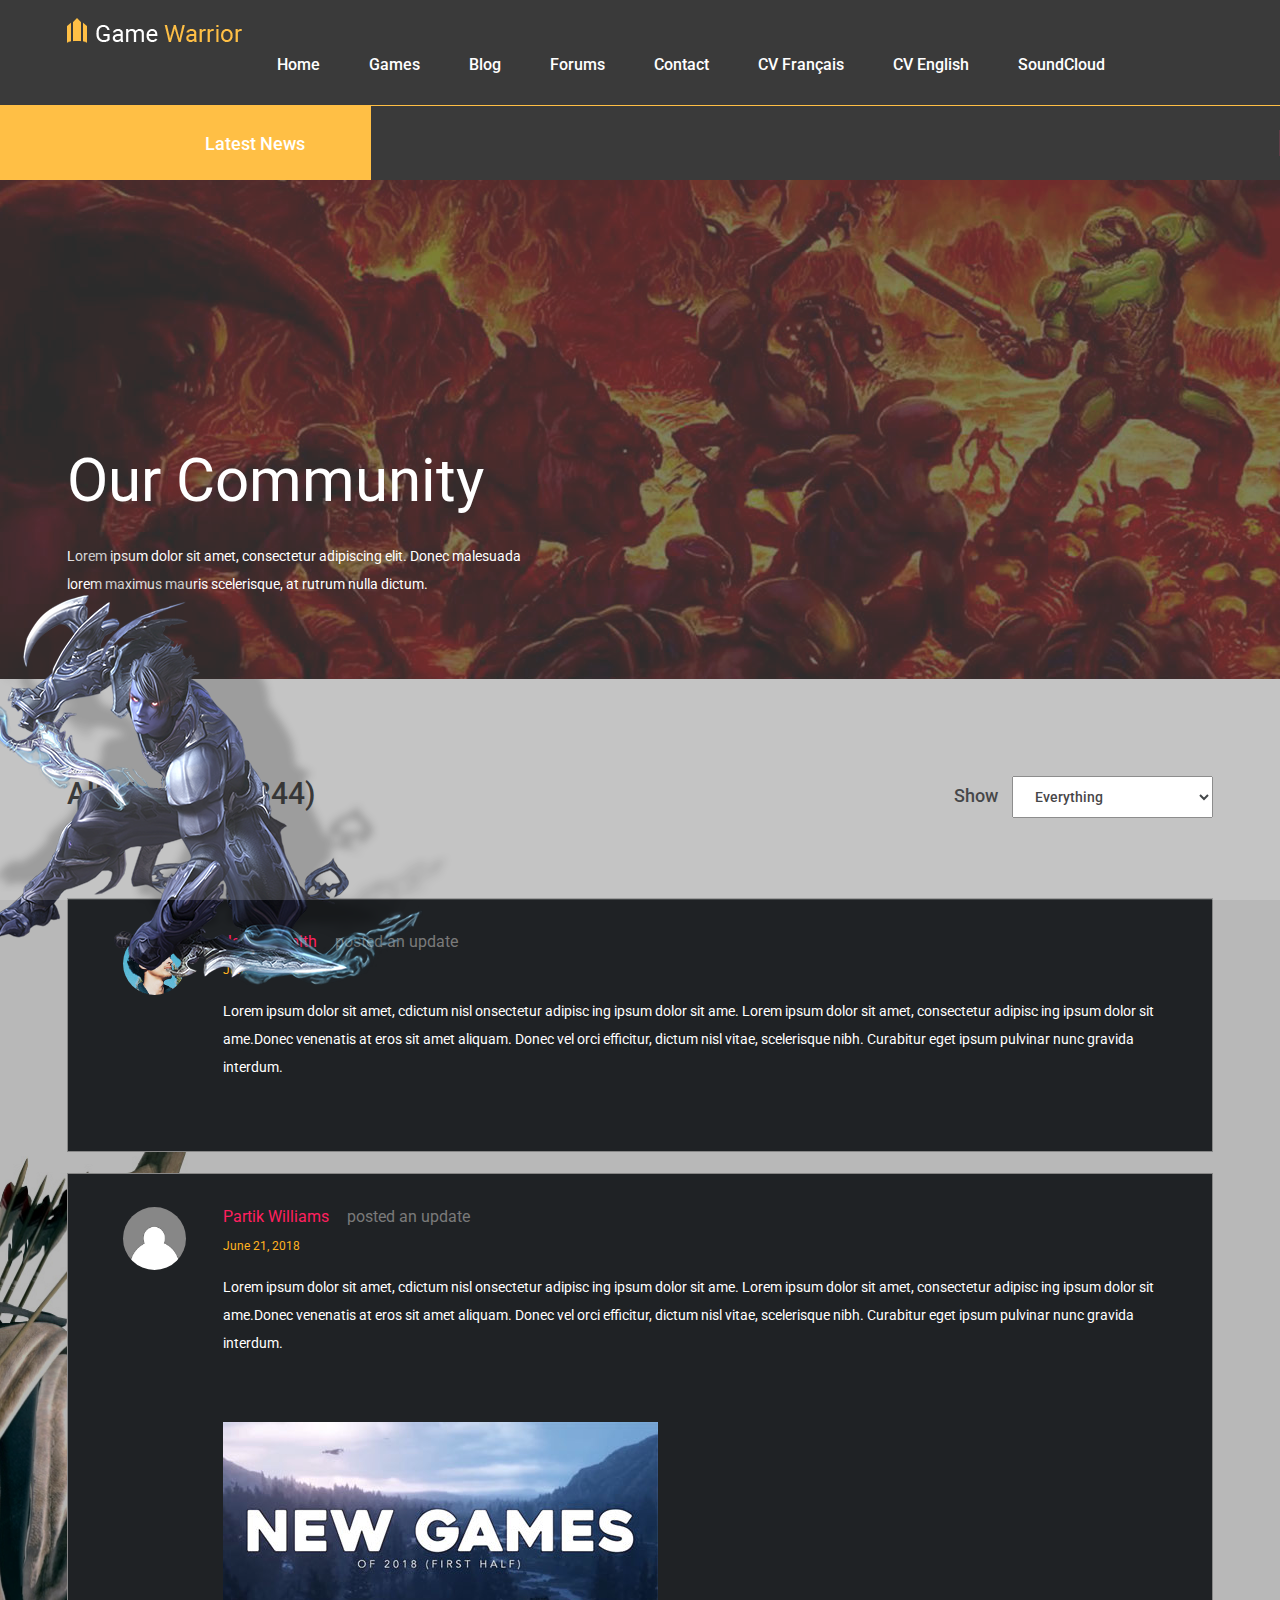
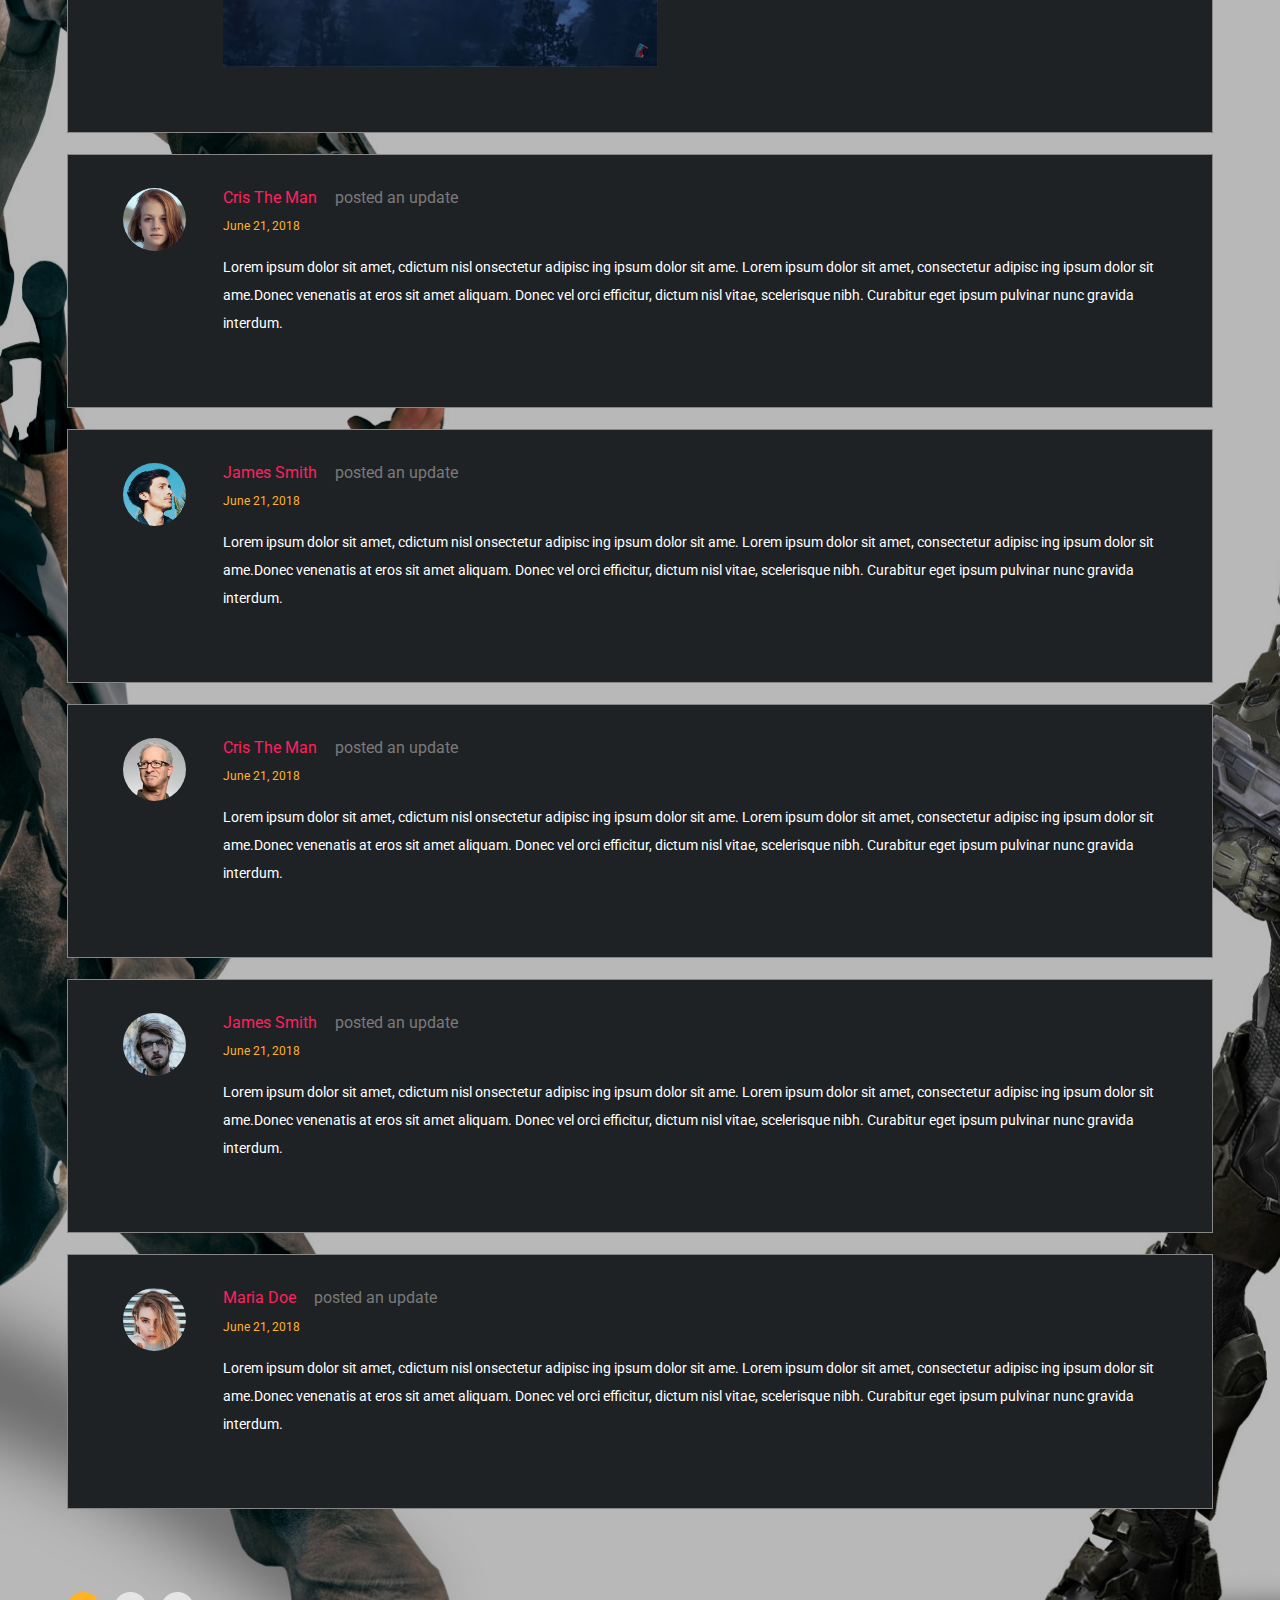
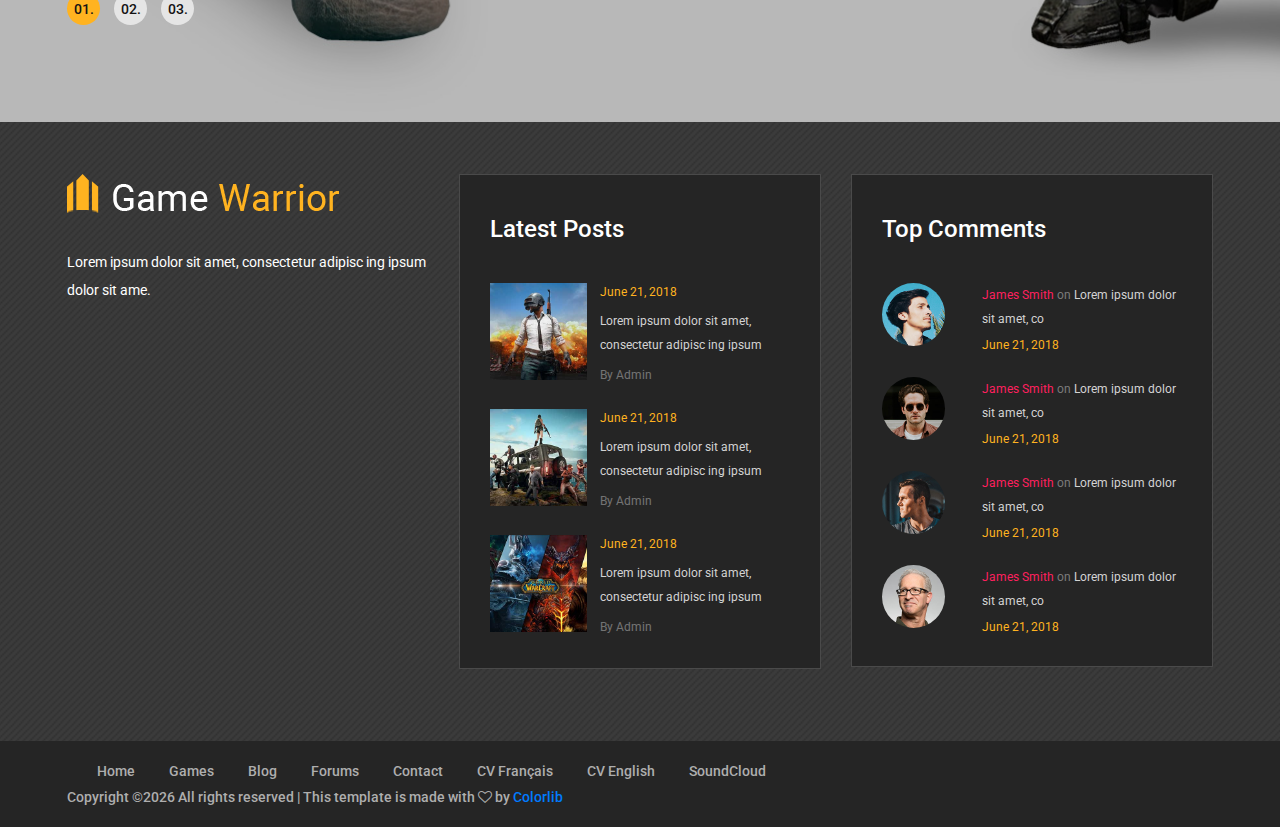
<file: community.html>
<!DOCTYPE html>
<html lang="en">
<head>
	<title>Game Warrior Template</title>
	<meta charset="UTF-8">
	<meta name="description" content="Game Warrior Template">
	<meta name="keywords" content="warrior, game, creative, html">
	<meta name="viewport" content="width=device-width, initial-scale=1.0">
	<!-- Favicon -->   
	<link href="img/favicon.ico" rel="shortcut icon"/>

	<!-- Google Fonts -->
	<link href="https://fonts.googleapis.com/css?family=Roboto:400,400i,500,500i,700,700i" rel="stylesheet">

	<!-- Stylesheets -->
	<link rel="stylesheet" href="css/bootstrap.min.css"/>
	<link rel="stylesheet" href="css/font-awesome.min.css"/>
	<link rel="stylesheet" href="css/owl.carousel.css"/>
	<link rel="stylesheet" href="css/style.css"/>
	<link rel="stylesheet" href="css/animate.css"/>


	<!--[if lt IE 9]>
	  <script src="https://oss.maxcdn.com/html5shiv/3.7.2/html5shiv.min.js"></script>
	  <script src="https://oss.maxcdn.com/respond/1.4.2/respond.min.js"></script>
	<![endif]-->

</head>
<body>
	<!-- Page Preloder -->
	<div id="preloder">
		<div class="loader"></div>
	</div>

	<!-- Header section -->
	<header class="header-section">
		<div class="container">
			<!-- logo -->
			<a class="site-logo" href="index.html">
				<img src="img/logo.png" alt="">
			</a>
			</div>
			<!-- responsive -->
			<div class="nav-switch">
				<i class="fa fa-bars"></i>
			</div>
			<!-- site menu -->
			<nav class="main-menu">
				<ul>
					<li><a href="index.html">Home</a></li>
					<li><a href="review.html">Games</a></li>
					<li><a href="categories.html">Blog</a></li>
					<li><a href="community.html">Forums</a></li>
					<li><a href="contact.html">Contact</a></li>
					<li><a href="CV/CV_FR/CV_FR.html">CV Français</a></li>
					<li><a href="CV/CV_EN/CV_EN.html">CV English</a></li>
					<li><a href="soundcloud.html">SoundCloud</a></li>
				</ul>
			</nav>
		</div>
	</header>
	<!-- Header section end -->


	<!-- Latest news section -->
	<div class="latest-news-section">
		<div class="ln-title">Latest News</div>
		<div class="news-ticker">
			<div class="news-ticker-contant">
				<div class="nt-item"><span class="new">new</span>Lorem ipsum dolor sit amet, consectetur adipiscing elit. </div>
				<div class="nt-item"><span class="strategy">strategy</span>Isum dolor sit amet, consectetur adipiscing elit. </div>
				<div class="nt-item"><span class="racing">racing</span>Isum dolor sit amet, consectetur adipiscing elit. </div>
			</div>
		</div>
	</div>
	<!-- Latest news section end -->


	<!-- Page info section -->
	<section class="page-info-section set-bg" data-setbg="img/page-top-bg/4.jpg">
		<div class="pi-content">
			<div class="container">
				<div class="row">
					<div class="col-xl-5 col-lg-6 text-white">
						<h2>Our Community</h2>
						<p>Lorem ipsum dolor sit amet, consectetur adipiscing elit. Donec malesuada lorem maximus mauris scelerisque, at rutrum nulla dictum.</p>
					</div>
				</div>
			</div>
		</div>
	</section>
	<!-- Page info section -->


	<!-- Page section -->
	<section class="page-section community-page set-bg" data-setbg="img/community-bg.jpg">
		<div class="community-warp spad">
			<div class="container">
				<div class="row">
					<div class="col-md-6">
						<h3 class="community-top-title">All Members (344)</h3>
					</div>
					<div class="col-md-6 text-lg-right">
						<form class="community-filter">
							<label for="fdf5">Show</label>
							<select id="fdf5">
								<option value="#">Everything</option>
								<option value="#">Everything</option>
							</select>
						</form>
					</div>
				</div>
				<ul class="community-post-list">
					<li>
						<div class="community-post">
							<div class="author-avator set-bg" data-setbg="img/authors/1.jpg"></div>
							<div class="post-content">
								<h5>James Smith<span>posted an update</span></h5>
								<div class="post-date">June 21, 2018</div>
								<p>Lorem ipsum dolor sit amet, cdictum nisl onsectetur adipisc ing ipsum dolor sit ame. Lorem ipsum dolor sit amet, consectetur adipisc ing ipsum dolor sit ame.Donec venenatis at eros sit amet aliquam. Donec vel orci efficitur, dictum nisl vitae, scelerisque nibh. Curabitur eget ipsum pulvinar nunc gravida interdum. </p>
							</div>
						</div>
					</li>
					<li>
						<div class="community-post">
							<div class="author-avator set-bg" data-setbg="img/authors/8.jpg"></div>
							<div class="post-content">
								<h5>Partik Williams<span>posted an update</span></h5>
								<div class="post-date">June 21, 2018</div>
								<p>Lorem ipsum dolor sit amet, cdictum nisl onsectetur adipisc ing ipsum dolor sit ame. Lorem ipsum dolor sit amet, consectetur adipisc ing ipsum dolor sit ame.Donec venenatis at eros sit amet aliquam. Donec vel orci efficitur, dictum nisl vitae, scelerisque nibh. Curabitur eget ipsum pulvinar nunc gravida interdum. </p>
								<div class="attachment-file">
									<img src="img/attachment.jpg" alt="">
								</div>
							</div>
						</div>
					</li>
					<li>
						<div class="community-post">
							<div class="author-avator set-bg" data-setbg="img/authors/5.jpg"></div>
							<div class="post-content">
								<h5>Cris The Man<span>posted an update</span></h5>
								<div class="post-date">June 21, 2018</div>
								<p>Lorem ipsum dolor sit amet, cdictum nisl onsectetur adipisc ing ipsum dolor sit ame. Lorem ipsum dolor sit amet, consectetur adipisc ing ipsum dolor sit ame.Donec venenatis at eros sit amet aliquam. Donec vel orci efficitur, dictum nisl vitae, scelerisque nibh. Curabitur eget ipsum pulvinar nunc gravida interdum. </p>
							</div>
						</div>
					</li>
					<li>
						<div class="community-post">
							<div class="author-avator set-bg" data-setbg="img/authors/1.jpg"></div>
							<div class="post-content">
								<h5>James Smith<span>posted an update</span></h5>
								<div class="post-date">June 21, 2018</div>
								<p>Lorem ipsum dolor sit amet, cdictum nisl onsectetur adipisc ing ipsum dolor sit ame. Lorem ipsum dolor sit amet, consectetur adipisc ing ipsum dolor sit ame.Donec venenatis at eros sit amet aliquam. Donec vel orci efficitur, dictum nisl vitae, scelerisque nibh. Curabitur eget ipsum pulvinar nunc gravida interdum. </p>
							</div>
						</div>
					</li>
					<li>
						<div class="community-post">
							<div class="author-avator set-bg" data-setbg="img/authors/4.jpg"></div>
							<div class="post-content">
								<h5>Cris The Man<span>posted an update</span></h5>
								<div class="post-date">June 21, 2018</div>
								<p>Lorem ipsum dolor sit amet, cdictum nisl onsectetur adipisc ing ipsum dolor sit ame. Lorem ipsum dolor sit amet, consectetur adipisc ing ipsum dolor sit ame.Donec venenatis at eros sit amet aliquam. Donec vel orci efficitur, dictum nisl vitae, scelerisque nibh. Curabitur eget ipsum pulvinar nunc gravida interdum. </p>
							</div>
						</div>
					</li>
					<li>
						<div class="community-post">
							<div class="author-avator set-bg" data-setbg="img/authors/6.jpg"></div>
							<div class="post-content">
								<h5>James Smith<span>posted an update</span></h5>
								<div class="post-date">June 21, 2018</div>
								<p>Lorem ipsum dolor sit amet, cdictum nisl onsectetur adipisc ing ipsum dolor sit ame. Lorem ipsum dolor sit amet, consectetur adipisc ing ipsum dolor sit ame.Donec venenatis at eros sit amet aliquam. Donec vel orci efficitur, dictum nisl vitae, scelerisque nibh. Curabitur eget ipsum pulvinar nunc gravida interdum. </p>
							</div>
						</div>
					</li>
					<li>
						<div class="community-post">
							<div class="author-avator set-bg" data-setbg="img/authors/7.jpg"></div>
							<div class="post-content">
								<h5>Maria Doe<span>posted an update</span></h5>
								<div class="post-date">June 21, 2018</div>
								<p>Lorem ipsum dolor sit amet, cdictum nisl onsectetur adipisc ing ipsum dolor sit ame. Lorem ipsum dolor sit amet, consectetur adipisc ing ipsum dolor sit ame.Donec venenatis at eros sit amet aliquam. Donec vel orci efficitur, dictum nisl vitae, scelerisque nibh. Curabitur eget ipsum pulvinar nunc gravida interdum. </p>
							</div>
						</div>
					</li>
				</ul>
				<div class="site-pagination sp-style-2">
					<span class="active">01.</span>
					<a href="#">02.</a>
					<a href="#">03.</a>
				</div>
			</div>
		</div>
	</section>
	<!-- Page section end -->


	<!-- Footer top section -->
	<section class="footer-top-section">
		<div class="container">
			<div class="footer-top-bg">
				<img src="img/footer-top-bg.png" alt="">
			</div>
			<div class="row">
				<div class="col-lg-4">
					<div class="footer-logo text-white">
						<img src="img/footer-logo.png" alt="">
						<p>Lorem ipsum dolor sit amet, consectetur adipisc ing ipsum dolor sit ame.</p>
					</div>
				</div>
				<div class="col-lg-4 col-md-6">
					<div class="footer-widget mb-5 mb-md-0">
						<h4 class="fw-title">Latest Posts</h4>
						<div class="latest-blog">
							<div class="lb-item">
								<div class="lb-thumb set-bg" data-setbg="img/latest-blog/1.jpg"></div>
								<div class="lb-content">
									<div class="lb-date">June 21, 2018</div>
									<p>Lorem ipsum dolor sit amet, consectetur adipisc ing ipsum </p>
									<a href="#" class="lb-author">By Admin</a>
								</div>
							</div>
							<div class="lb-item">
								<div class="lb-thumb set-bg" data-setbg="img/latest-blog/2.jpg"></div>
								<div class="lb-content">
									<div class="lb-date">June 21, 2018</div>
									<p>Lorem ipsum dolor sit amet, consectetur adipisc ing ipsum </p>
									<a href="#" class="lb-author">By Admin</a>
								</div>
							</div>
							<div class="lb-item">
								<div class="lb-thumb set-bg" data-setbg="img/latest-blog/3.jpg"></div>
								<div class="lb-content">
									<div class="lb-date">June 21, 2018</div>
									<p>Lorem ipsum dolor sit amet, consectetur adipisc ing ipsum </p>
									<a href="#" class="lb-author">By Admin</a>
								</div>
							</div>
						</div>
					</div>
				</div>
				<div class="col-lg-4 col-md-6">
					<div class="footer-widget">
						<h4 class="fw-title">Top Comments</h4>
						<div class="top-comment">
							<div class="tc-item">
								<div class="tc-thumb set-bg" data-setbg="img/authors/1.jpg"></div>
								<div class="tc-content">
									<p><a href="#">James Smith</a> <span>on</span>  Lorem ipsum dolor sit amet, co</p>
									<div class="tc-date">June 21, 2018</div>
								</div>
							</div>
							<div class="tc-item">
								<div class="tc-thumb set-bg" data-setbg="img/authors/2.jpg"></div>
								<div class="tc-content">
									<p><a href="#">James Smith</a> <span>on</span>  Lorem ipsum dolor sit amet, co</p>
									<div class="tc-date">June 21, 2018</div>
								</div>
							</div>
							<div class="tc-item">
								<div class="tc-thumb set-bg" data-setbg="img/authors/3.jpg"></div>
								<div class="tc-content">
									<p><a href="#">James Smith</a> <span>on</span>  Lorem ipsum dolor sit amet, co</p>
									<div class="tc-date">June 21, 2018</div>
								</div>
							</div>
							<div class="tc-item">
								<div class="tc-thumb set-bg" data-setbg="img/authors/4.jpg"></div>
								<div class="tc-content">
									<p><a href="#">James Smith</a> <span>on</span>  Lorem ipsum dolor sit amet, co</p>
									<div class="tc-date">June 21, 2018</div>
								</div>
							</div>
						</div>
					</div>
				</div>
			</div>
		</div>
	</section>
	<!-- Footer top section end -->

	
	<!-- Footer section -->
	<footer class="footer-section">
		<div class="container">
			<ul class="footer-menu">
				<li><a href="index.html">Home</a></li>
				<li><a href="review.html">Games</a></li>
				<li><a href="categories.html">Blog</a></li>
				<li><a href="community.html">Forums</a></li>
				<li><a href="contact.html">Contact</a></li>
				<li><a href="CV/CV_FR/CV_FR.html">CV Français</a></li>
				<li><a href="CV/CV_EN/CV_EN.html">CV English</a></li>
				<li><a href="soundcloud.html">SoundCloud</a></li>

			</ul>
			<p class="copyright"><!-- Link back to Colorlib can't be removed. Template is licensed under CC BY 3.0. -->
Copyright &copy;<script>document.write(new Date().getFullYear());</script> All rights reserved | This template is made with <i class="fa fa-heart-o" aria-hidden="true"></i> by <a href="https://colorlib.com" target="_blank">Colorlib</a>
<!-- Link back to Colorlib can't be removed. Template is licensed under CC BY 3.0. -->
</p>
		</div>
	</footer>
	<!-- Footer section end -->


	<!--====== Javascripts & Jquery ======-->
	<script src="js/jquery-3.2.1.min.js"></script>
	<script src="js/bootstrap.min.js"></script>
	<script src="js/owl.carousel.min.js"></script>
	<script src="js/jquery.marquee.min.js"></script>
	<script src="js/main.js"></script>
    </body>
</html>
</file>
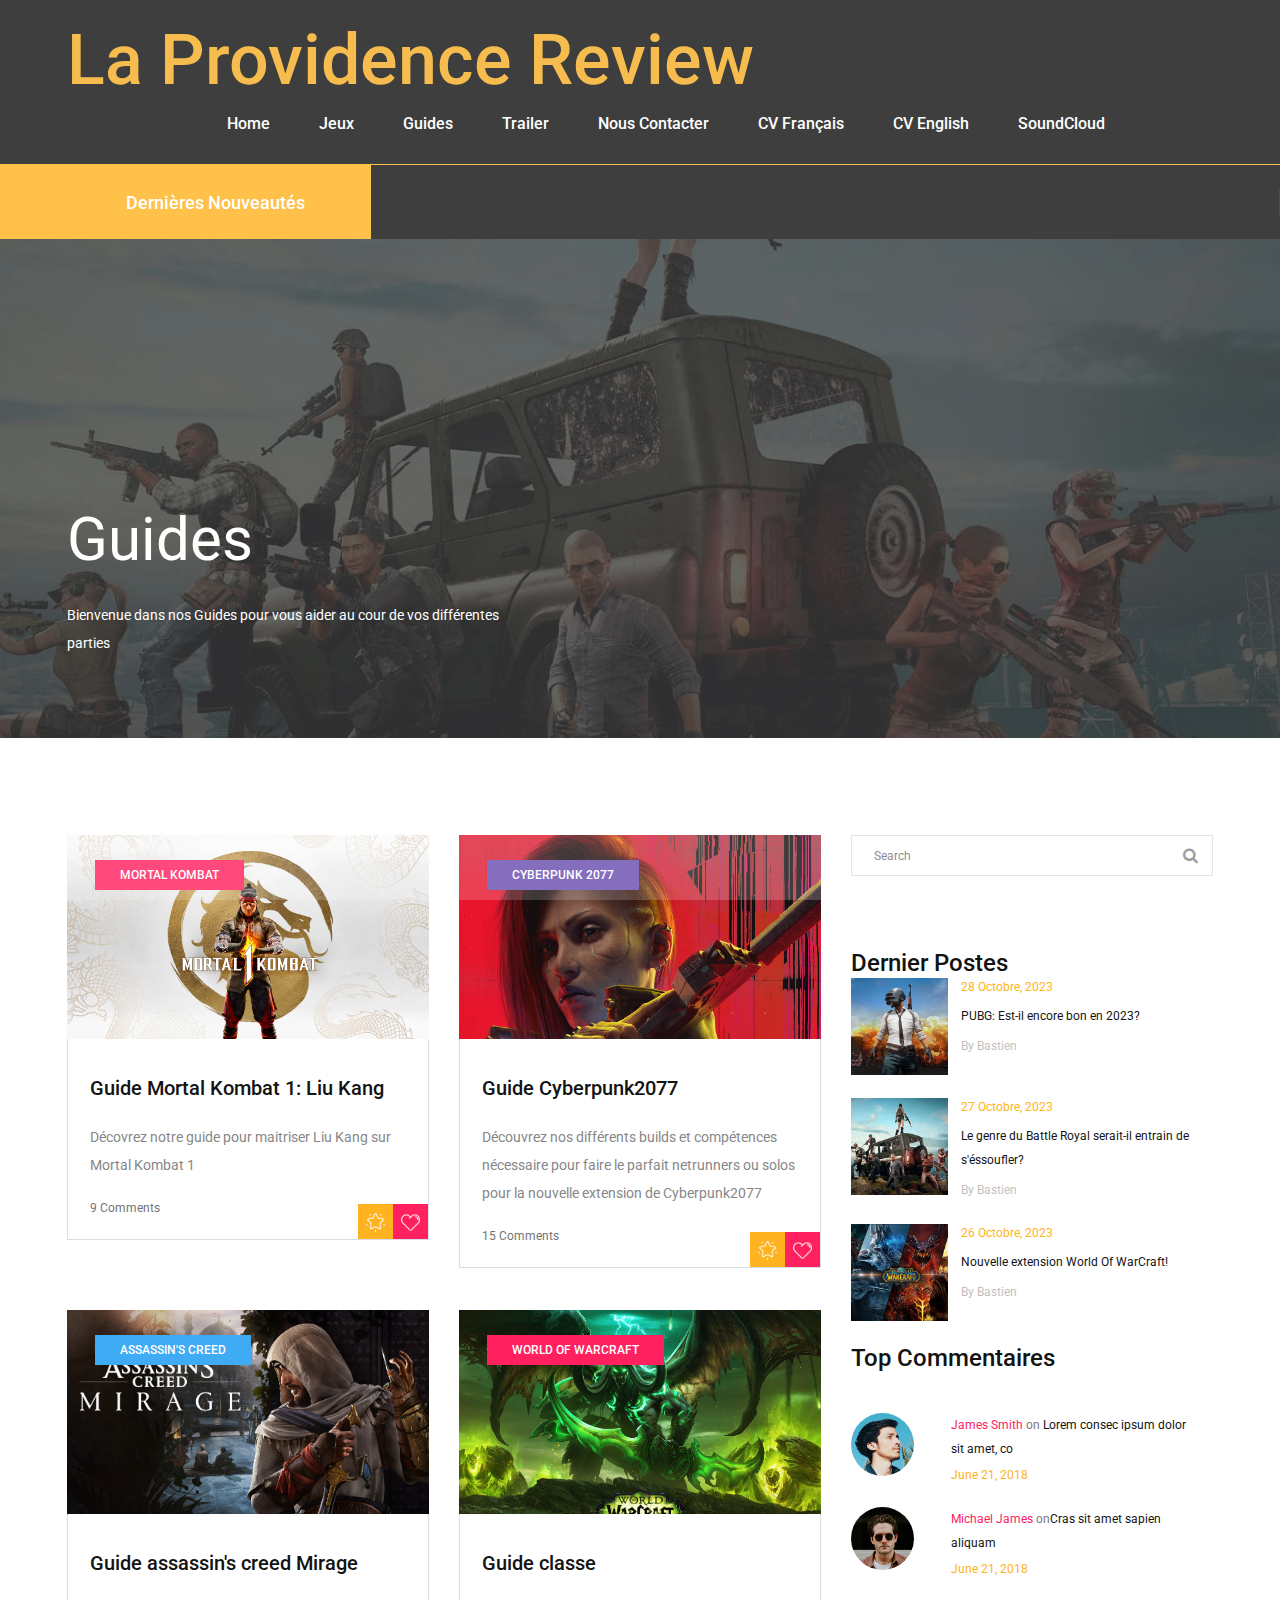
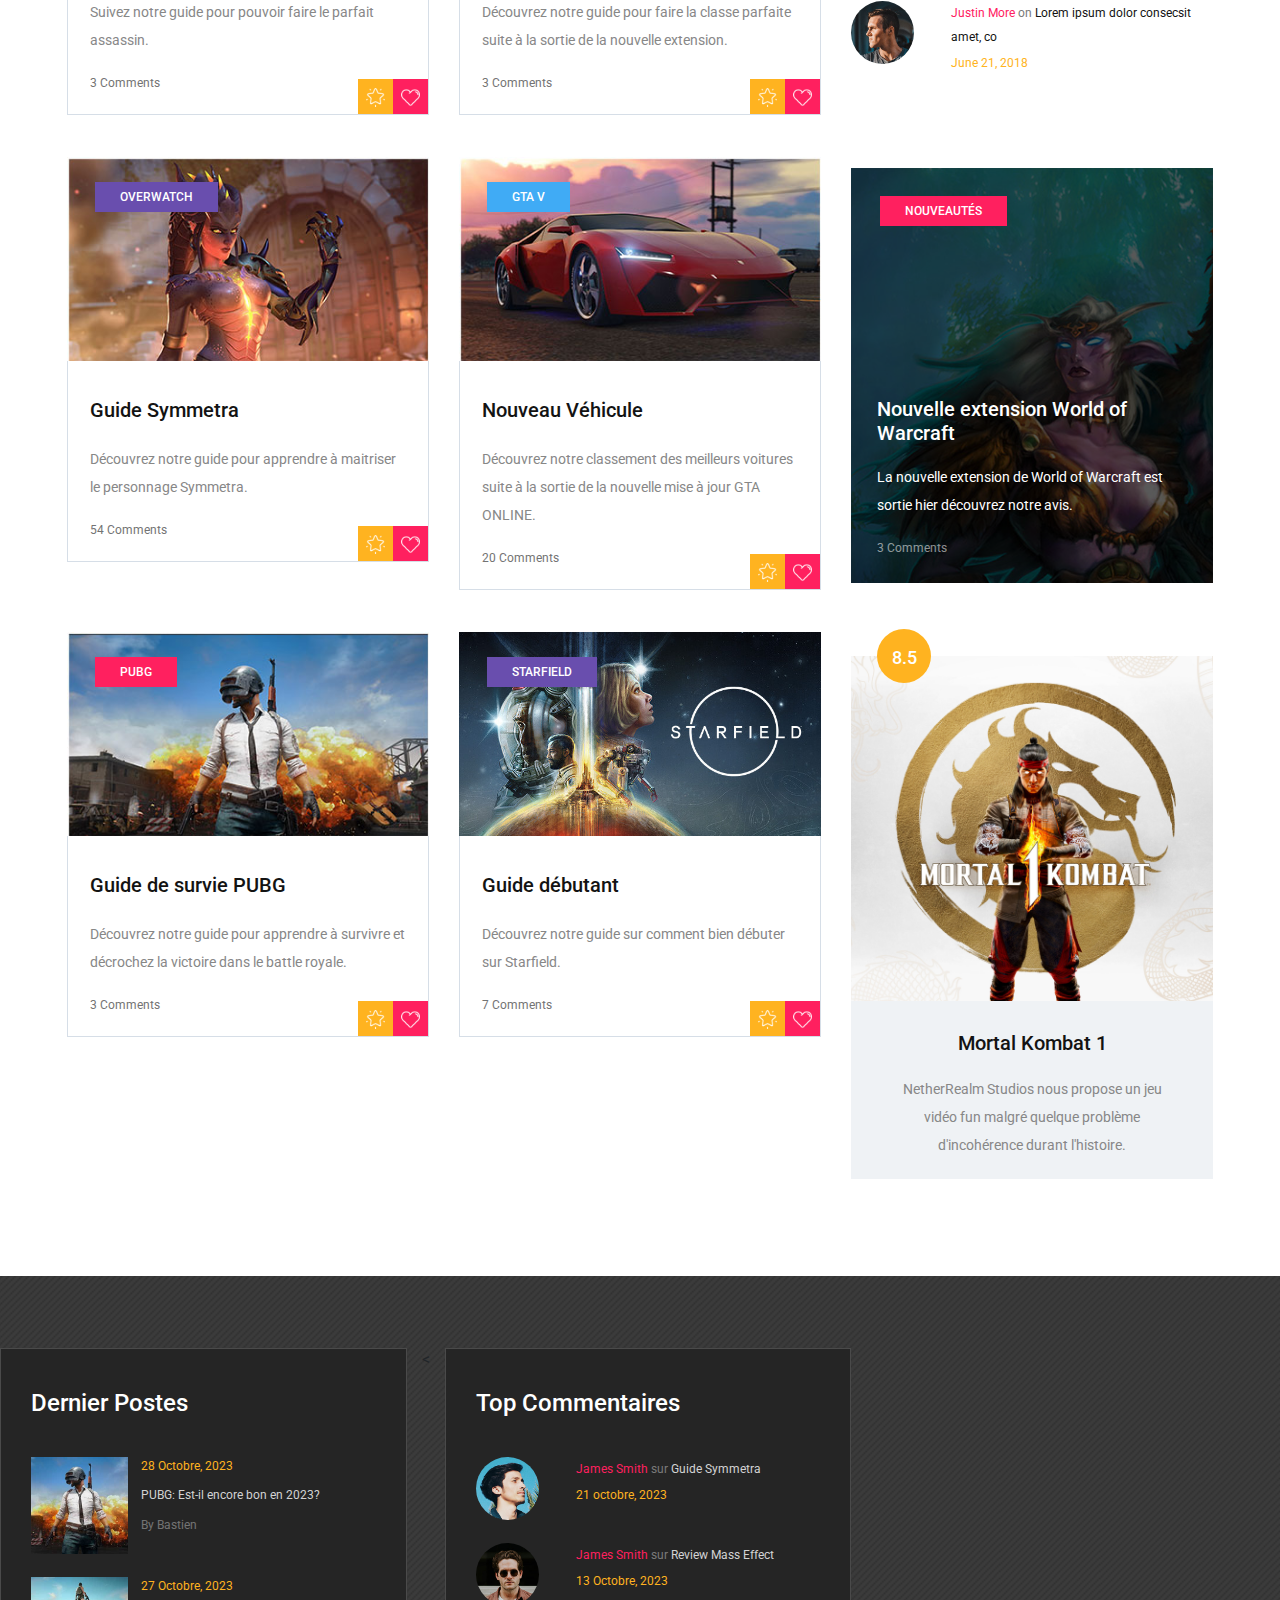
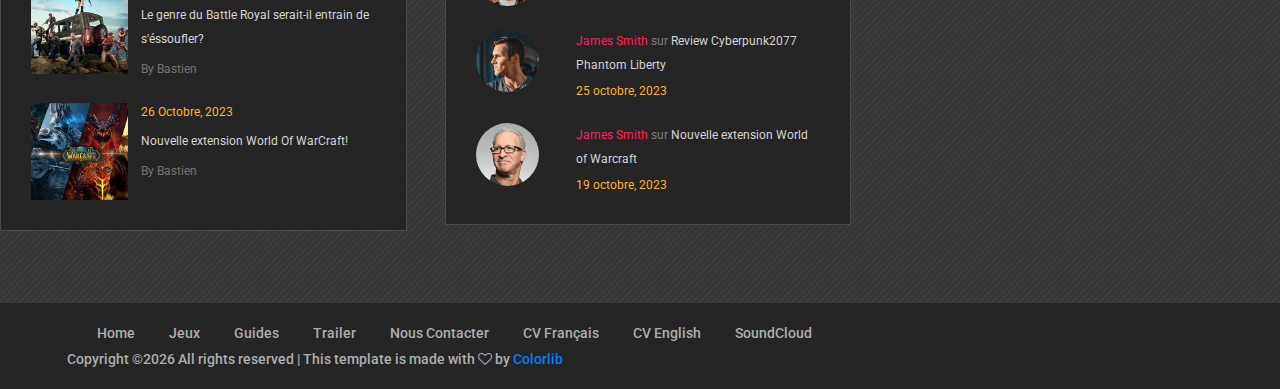
<file: guides.html>
<!DOCTYPE html>
<html lang="zxx">
<head>
	<title>La Providence Review</title>
	<meta charset="UTF-8">
	<meta name="description" content="Game Warrior Template">
	<meta name="keywords" content="warrior, game, creative, html">
	<meta name="viewport" content="width=device-width, initial-scale=1.0">
	<!-- Favicon -->   
	<link href="img/favicon.jpg" rel="shortcut icon"/>

	<!-- Google Fonts -->
	<link href="https://fonts.googleapis.com/css?family=Roboto:400,400i,500,500i,700,700i" rel="stylesheet">

	<!-- Stylesheets -->
	<link rel="stylesheet" href="css/bootstrap.min.css"/>
	<link rel="stylesheet" href="css/font-awesome.min.css"/>
	<link rel="stylesheet" href="css/owl.carousel.css"/>
	<link rel="stylesheet" href="css/style.css"/>
	<link rel="stylesheet" href="css/animate.css"/>


	<!--[if lt IE 9]>
	  <script src="https://oss.maxcdn.com/html5shiv/3.7.2/html5shiv.min.js"></script>
	  <script src="https://oss.maxcdn.com/respond/1.4.2/respond.min.js"></script>
	<![endif]-->

</head>
<body>
	<!-- Page Preloder -->
	<div id="preloder">
		<div class="loader"></div>
	</div>

	<!-- Header section -->
	<header class="header-section">
		<div class="container">
			<!-- logo -->
			<a class="site-logo" href="index.html">
				<h1 style="color: #f4af26;">La Providence Review</h1>
			</a>
			</div>
			<!-- responsive -->
			<div class="nav-switch">
				<i class="fa fa-bars"></i>
			</div>
			<!-- site menu -->
			<nav class="main-menu">
				<ul>
					<li><a href="index.html">Home</a></li>
					<li><a href="images.html">Jeux</a></li>
					<li><a href="guides.html">Guides</a></li>
					<li><a href="youtube.html">Trailer</a></li>
					<li><a href="contact.html">Nous Contacter</a></li>
					<li><a href="CV/CV_FR/CV_FR.html">CV Français</a></li>
					<li><a href="CV/CV_EN/CV_EN.html">CV English</a></li>
					<li><a href="soundcloud.html">SoundCloud</a></li>
				</ul>
			</nav>
		</div>
	</header>
	<!-- Header section end -->


	<!-- Latest news section -->
	<div class="latest-news-section">
		<div class="ln-title">Dernières Nouveautés</div>
		<div class="news-ticker">
			<div class="news-ticker-contant">
				<div class="nt-item"><span class="new">new</span>Un nouveau Call of Duty en développement pour 2024 !</div>
				<div class="nt-item"><span class="strategy">stratégie</span>Le nouveau DLC de Civilization VI disponible !</div>
				<div class="nt-item"><span class="racing">racing</span>Beta ouverte de Forza Horizon 6 disponible Aujourd'hui !</div>
			</div>
		</div>
	</div>
	<!-- Latest news section end -->


	<!-- Page info section -->
	<section class="page-info-section set-bg" data-setbg="img/page-top-bg/1.jpg">
		<div class="pi-content">
			<div class="container">
				<div class="row">
					<div class="col-xl-5 col-lg-6 text-white">
						<h2>Guides</h2>
						<p>Bienvenue dans nos Guides pour vous aider au cour de vos différentes parties</p>
					</div>
				</div>
			</div>
		</div>
	</section>
	<!-- Page info section -->


	<!-- Page section -->
	<section class="page-section recent-game-page spad">
		<div class="container">
			<div class="row">
				<div class="col-lg-8">
					<div class="row">
						<div class="col-md-6">
							<div class="recent-game-item">
								<div class="rgi-thumb set-bg" data-setbg="img/recent-game/1.jpg">
									<div class="cata new">Mortal Kombat</div>
								</div>
								<div class="rgi-content">
									<h5>Guide Mortal Kombat 1: Liu Kang</h5>
									<p>Décovrez notre guide pour maitriser Liu Kang sur Mortal Kombat 1</p>
									<a href="#" class="comment">9 Comments</a>
									<div class="rgi-extra">
										<div class="rgi-star"><img src="img/icons/star.png" alt=""></div>
										<div class="rgi-heart"><img src="img/icons/heart.png" alt=""></div>
									</div>
								</div>
							</div>	
						</div>
						<div class="col-md-6">
							<div class="recent-game-item">
								<div class="rgi-thumb set-bg" data-setbg="img/recent-game/2.jpg">
									<div class="cata racing">Cyberpunk 2077</div>
								</div>
								<div class="rgi-content">
									<h5>Guide Cyberpunk2077</h5>
									<p>Découvrez nos différents builds et compétences nécessaire pour faire le parfait netrunners ou solos pour la nouvelle extension de Cyberpunk2077</p>
									<a href="#" class="comment">15 Comments</a>
									<div class="rgi-extra">
										<div class="rgi-star"><img src="img/icons/star.png" alt=""></div>
										<div class="rgi-heart"><img src="img/icons/heart.png" alt=""></div>
									</div>
								</div>
							</div>	
						</div>
						<div class="col-md-6">
							<div class="recent-game-item">
								<div class="rgi-thumb set-bg" data-setbg="img/recent-game/3.jpg">
									<div class="cata adventure">Assassin's creed</div>
								</div>
								<div class="rgi-content">
									<h5>Guide assassin's creed Mirage </h5>
									<p>Suivez notre guide pour pouvoir faire le parfait assassin.	 </p>
									<a href="#" class="comment">3 Comments</a>
									<div class="rgi-extra">
										<div class="rgi-star"><img src="img/icons/star.png" alt=""></div>
										<div class="rgi-heart"><img src="img/icons/heart.png" alt=""></div>
									</div>
								</div>
							</div>	
						</div>
						<div class="col-md-6">
							<div class="recent-game-item">
								<div class="rgi-thumb set-bg" data-setbg="img/recent-game/4.jpg">
									<div class="cata new">World of Warcraft</div>
								</div>
								<div class="rgi-content">
									<h5>Guide classe</h5>
									<p>Découvrez notre guide pour faire la classe parfaite suite à la sortie de la nouvelle extension.</p>
									<a href="#" class="comment">3 Comments</a>
									<div class="rgi-extra">
										<div class="rgi-star"><img src="img/icons/star.png" alt=""></div>
										<div class="rgi-heart"><img src="img/icons/heart.png" alt=""></div>
									</div>
								</div>
							</div>	
						</div>
						<div class="col-md-6">
							<div class="recent-game-item">
								<div class="rgi-thumb set-bg" data-setbg="img/recent-game/5.jpg">
									<div class="cata racing">Overwatch</div>
								</div>
								<div class="rgi-content">
									<h5>Guide Symmetra </h5>
									<p>Découvrez notre guide pour apprendre à maitriser le personnage Symmetra. </p>
									<a href="#" class="comment">54 Comments</a>
									<div class="rgi-extra">
										<div class="rgi-star"><img src="img/icons/star.png" alt=""></div>
										<div class="rgi-heart"><img src="img/icons/heart.png" alt=""></div>
									</div>
								</div>
							</div>	
						</div>
						<div class="col-md-6">
							<div class="recent-game-item">
								<div class="rgi-thumb set-bg" data-setbg="img/recent-game/6.jpg">
									<div class="cata adventure">GTA V</div>
								</div>
								<div class="rgi-content">
									<h5>Nouveau Véhicule</h5>
									<p>Découvrez notre classement des meilleurs voitures suite à la sortie de la nouvelle mise à jour GTA ONLINE. </p>
									<a href="#" class="comment">20 Comments</a>
									<div class="rgi-extra">
										<div class="rgi-star"><img src="img/icons/star.png" alt=""></div>
										<div class="rgi-heart"><img src="img/icons/heart.png" alt=""></div>
									</div>
								</div>
							</div>	
						</div>
						<div class="col-md-6">
							<div class="recent-game-item">
								<div class="rgi-thumb set-bg" data-setbg="img/recent-game/7.jpg">
									<div class="cata new">PUBG</div>
								</div>
								<div class="rgi-content">
									<h5>Guide de survie PUBG</h5>
									<p>Découvrez notre guide pour apprendre à survivre et décrochez la victoire dans le battle royale. </p>
									<a href="#" class="comment">3 Comments</a>
									<div class="rgi-extra">
										<div class="rgi-star"><img src="img/icons/star.png" alt=""></div>
										<div class="rgi-heart"><img src="img/icons/heart.png" alt=""></div>
									</div>
								</div>
							</div>	
						</div>
						<div class="col-md-6">
							<div class="recent-game-item">
								<div class="rgi-thumb set-bg" data-setbg="img/recent-game/8.jpg">
									<div class="cata racing">Starfield</div>
								</div>
								<div class="rgi-content">
									<h5>Guide débutant </h5>
									<p>Découvrez notre guide sur comment bien débuter sur Starfield. </p>
									<a href="#" class="comment">7 Comments</a>
									<div class="rgi-extra">
										<div class="rgi-star"><img src="img/icons/star.png" alt=""></div>
										<div class="rgi-heart"><img src="img/icons/heart.png" alt=""></div>
									</div>
								</div>
							</div>	
						</div>
					</div>
				</div>
				<!-- sidebar -->
				<div class="col-lg-4 col-md-7 sidebar pt-5 pt-lg-0">
					<!-- widget -->
					<div class="widget-item">
						<form class="search-widget">
							<input type="text" placeholder="Search">
							<button><i class="fa fa-search"></i></button>
						</form>
					</div>
					<!-- widget -->
					<div class="widget-item">
						<h4 class="fw-title">Dernier Postes</h4>
					<div class="latest-blog">
						<div class="lb-item">
							<div class="lb-thumb set-bg" data-setbg="img/latest-blog/1.jpg"></div>
							<div class="lb-content">
								<div class="lb-date">28 Octobre, 2023</div>
								<p>PUBG: Est-il encore bon en 2023?</p>
								<a href="#" class="lb-author">By Bastien</a>
							</div>
						</div>
						<div class="lb-item">
							<div class="lb-thumb set-bg" data-setbg="img/latest-blog/2.jpg"></div>
							<div class="lb-content">
								<div class="lb-date">27 Octobre, 2023</div>
								<p>Le genre du Battle Royal serait-il entrain de s'éssoufler?</p>
								<a href="#" class="lb-author">By Bastien</a>
							</div>
						</div>
						<div class="lb-item">
							<div class="lb-thumb set-bg" data-setbg="img/latest-blog/3.jpg"></div>
							<div class="lb-content">
								<div class="lb-date">26 Octobre, 2023</div>
								<p>Nouvelle extension World Of WarCraft!</p>
								<a href="#" class="lb-author">By Bastien</a>
							</div>
						</div>
					</div>
					<!-- widget -->
					<div class="widget-item">
						<h4 class="widget-title">Top Commentaires</h4>
						<div class="top-comment">
							<div class="tc-item">
								<div class="tc-thumb set-bg" data-setbg="img/authors/1.jpg"></div>
								<div class="tc-content">
									<p><a href="#">James Smith</a> <span>on</span> Lorem consec ipsum dolor sit amet, co</p>
									<div class="tc-date">June 21, 2018</div>
								</div>
							</div>
							<div class="tc-item">
								<div class="tc-thumb set-bg" data-setbg="img/authors/2.jpg"></div>
								<div class="tc-content">
									<p><a href="#">Michael James</a> <span>on</span>Cras sit amet sapien aliquam</p>
									<div class="tc-date">June 21, 2018</div>
								</div>
							</div>
							<div class="tc-item">
								<div class="tc-thumb set-bg" data-setbg="img/authors/3.jpg"></div>
								<div class="tc-content">
									<p><a href="#">Justin More</a> <span>on</span> Lorem ipsum dolor consecsit amet, co</p>
									<div class="tc-date">June 21, 2018</div>
								</div>
							</div>
						</div>
					</div>
					<!-- widget -->
					<div class="widget-item">
						<div class="feature-item set-bg" data-setbg="img/features/1.jpg">
							<span class="cata new">nouveautés</span>
							<div class="fi-content text-white">
								<h5><a href="#">Nouvelle extension World of Warcraft</a></h5>
								<p>La nouvelle extension de World of Warcraft est sortie hier découvrez notre avis. </p>
								<a href="#" class="fi-comment">3 Comments</a>
							</div>
						</div>
					</div>
					<!-- widget -->
					<div class="widget-item">
						<div class="review-item">
							<div class="review-cover set-bg" data-setbg="img/review/1.jpg">
								<div class="score yellow">8.5</div>
							</div>
							<div class="review-text">
								<h5>Mortal Kombat 1</h5>
								<p>NetherRealm Studios nous propose un jeu vidéo fun malgré quelque problème d'incohérence durant l'histoire.</p>
							</div>
						</div>
					</div>
				</div>
			</div>
		</div>
	</section>
	<!-- Page section end -->


	<!-- Footer top section -->
	<section class="footer-top-section">
			</div>
			<div class="row">
				<div class="col-lg-4 col-md-6">
					<div class="footer-widget mb-5 mb-md-0">
						<h4 class="fw-title">Dernier Postes</h4>
					<div class="latest-blog">
						<div class="lb-item">
							<div class="lb-thumb set-bg" data-setbg="img/latest-blog/1.jpg"></div>
							<div class="lb-content">
								<div class="lb-date">28 Octobre, 2023</div>
								<p>PUBG: Est-il encore bon en 2023?</p>
								<a href="#" class="lb-author">By Bastien</a>
							</div>
						</div>
						<div class="lb-item">
							<div class="lb-thumb set-bg" data-setbg="img/latest-blog/2.jpg"></div>
							<div class="lb-content">
								<div class="lb-date">27 Octobre, 2023</div>
								<p>Le genre du Battle Royal serait-il entrain de s'éssoufler?</p>
								<a href="#" class="lb-author">By Bastien</a>
							</div>
						</div>
						<div class="lb-item">
							<div class="lb-thumb set-bg" data-setbg="img/latest-blog/3.jpg"></div>
							<div class="lb-content">
								<div class="lb-date">26 Octobre, 2023</div>
								<p>Nouvelle extension World Of WarCraft!</p>
								<a href="#" class="lb-author">By Bastien</a>
							</div>
						</div>
						</div>
					</div>
				</div>
				<<div class="col-lg-4 col-md-6">
					<div class="footer-widget">
						<h4 class="fw-title">Top Commentaires</h4>
						<div class="top-comment">
							<div class="tc-item">
								<div class="tc-thumb set-bg" data-setbg="img/authors/1.jpg"></div>
								<div class="tc-content">
									<p><a href="#">James Smith</a> <span>sur</span>  Guide Symmetra</p>
									<div class="tc-date">21 octobre, 2023</div>
								</div>
							</div>
							<div class="tc-item">
								<div class="tc-thumb set-bg" data-setbg="img/authors/2.jpg"></div>
								<div class="tc-content">
									<p><a href="#">James Smith</a> <span>sur</span>  Review Mass Effect</p>
									<div class="tc-date">13 Octobre, 2023</div>
								</div>
							</div>
							<div class="tc-item">
								<div class="tc-thumb set-bg" data-setbg="img/authors/3.jpg"></div>
								<div class="tc-content">
									<p><a href="#">James Smith</a> <span>sur</span>  Review Cyberpunk2077 Phantom Liberty</p>
									<div class="tc-date">25 octobre, 2023</div>
								</div>
							</div>
							<div class="tc-item">
								<div class="tc-thumb set-bg" data-setbg="img/authors/4.jpg"></div>
								<div class="tc-content">
									<p><a href="#">James Smith</a> <span>sur</span>  Nouvelle extension World of Warcraft</p>
									<div class="tc-date">19 octobre, 2023</div>
								</div>
							</div>
						</div>
					</div>
				</div>
			</div>
		</div>
	</section>
	<!-- Footer top section end -->

	
	<!-- Footer section -->
	<footer class="footer-section">
		<div class="container">
			<ul class="footer-menu">
				<li><a href="index.html">Home</a></li>
				<li><a href="images.html">Jeux</a></li>
				<li><a href="guides.html">Guides</a></li>
				<li><a href="youtube.html">Trailer</a></li>
				<li><a href="contact.html">Nous Contacter</a></li>
				<li><a href="CV/CV_FR/CV_FR.html">CV Français</a></li>
				<li><a href="CV/CV_EN/CV_EN.html">CV English</a></li>
				<li><a href="soundcloud.html">SoundCloud</a></li>

			</ul>
			<p class="copyright"><!-- Link back to Colorlib can't be removed. Template is licensed under CC BY 3.0. -->
Copyright &copy;<script>document.write(new Date().getFullYear());</script> All rights reserved | This template is made with <i class="fa fa-heart-o" aria-hidden="true"></i> by <a href="https://colorlib.com" target="_blank">Colorlib</a>
<!-- Link back to Colorlib can't be removed. Template is licensed under CC BY 3.0. -->
</p>
		</div>
	</footer>
	<!-- Footer section end -->


	<!--====== Javascripts & Jquery ======-->
	<script src="js/jquery-3.2.1.min.js"></script>
	<script src="js/bootstrap.min.js"></script>
	<script src="js/owl.carousel.min.js"></script>
	<script src="js/jquery.marquee.min.js"></script>
	<script src="js/main.js"></script>
    </body>
</html>
</file>
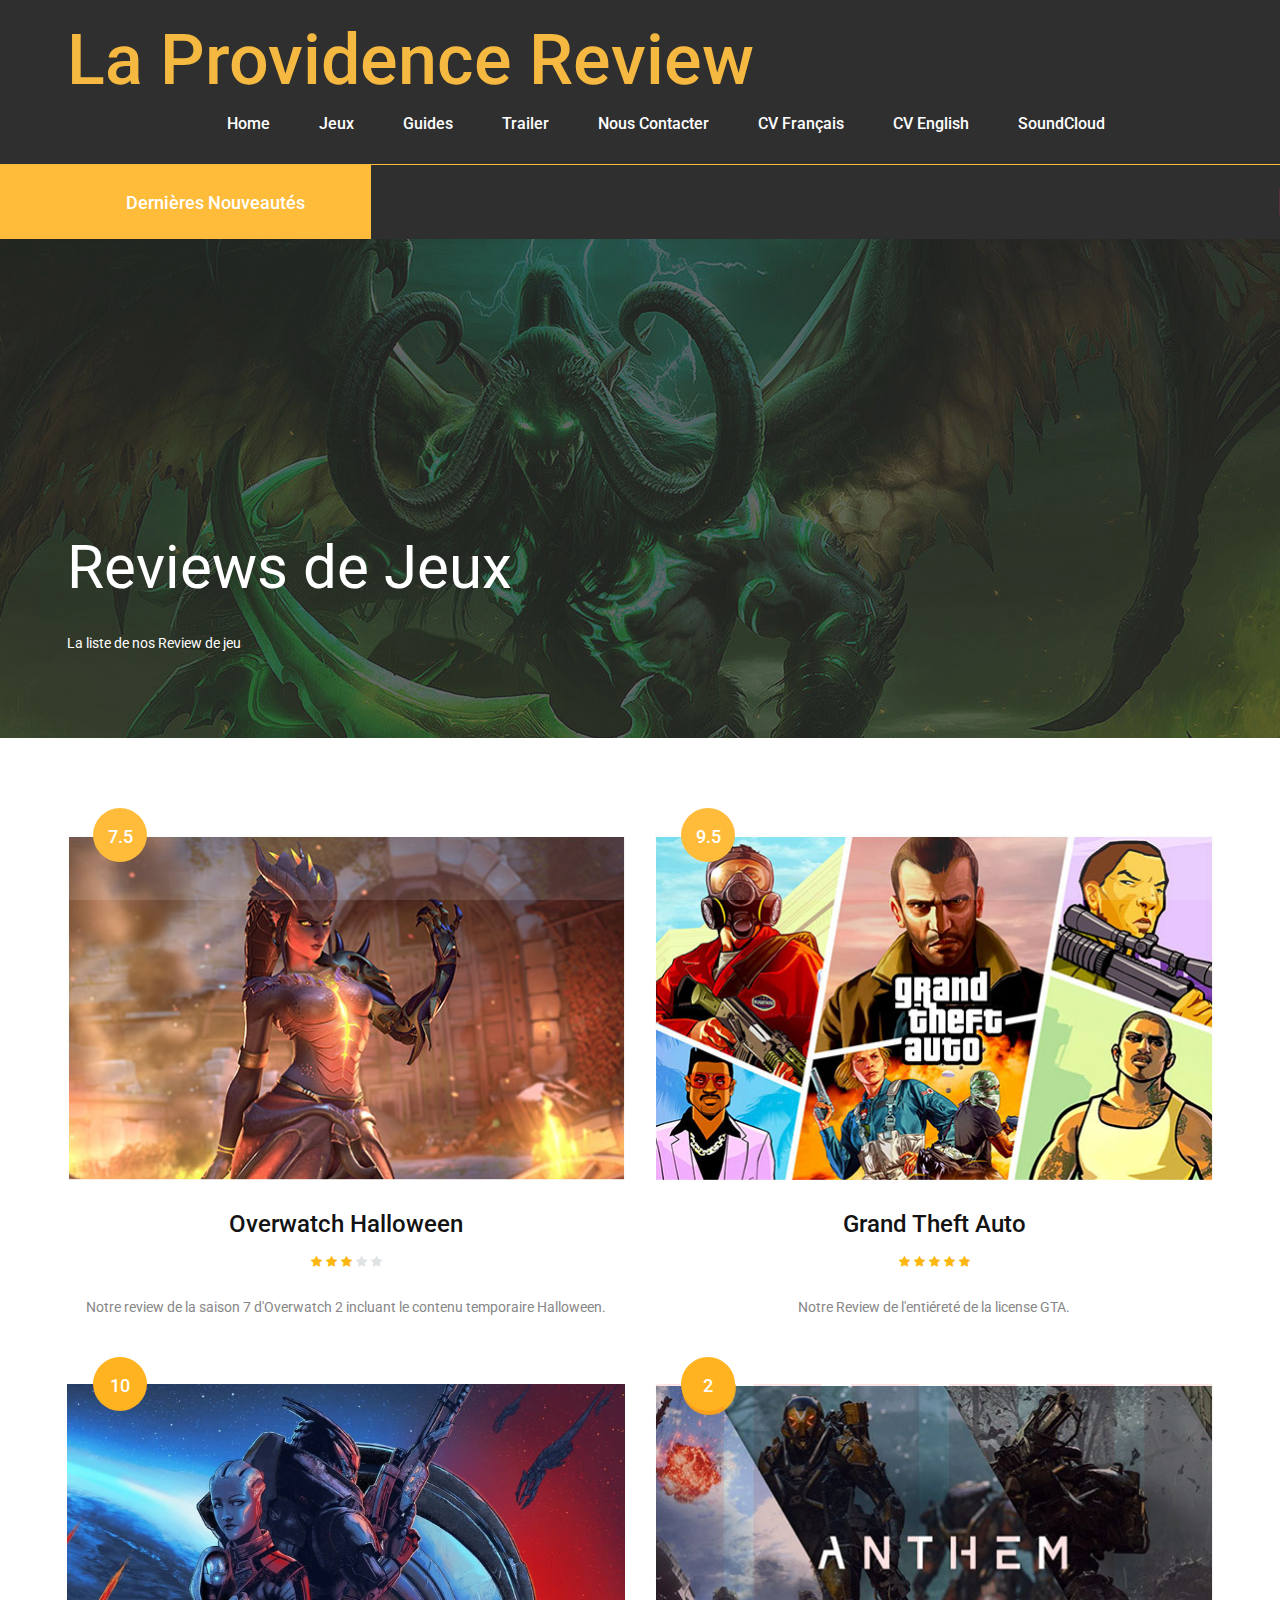
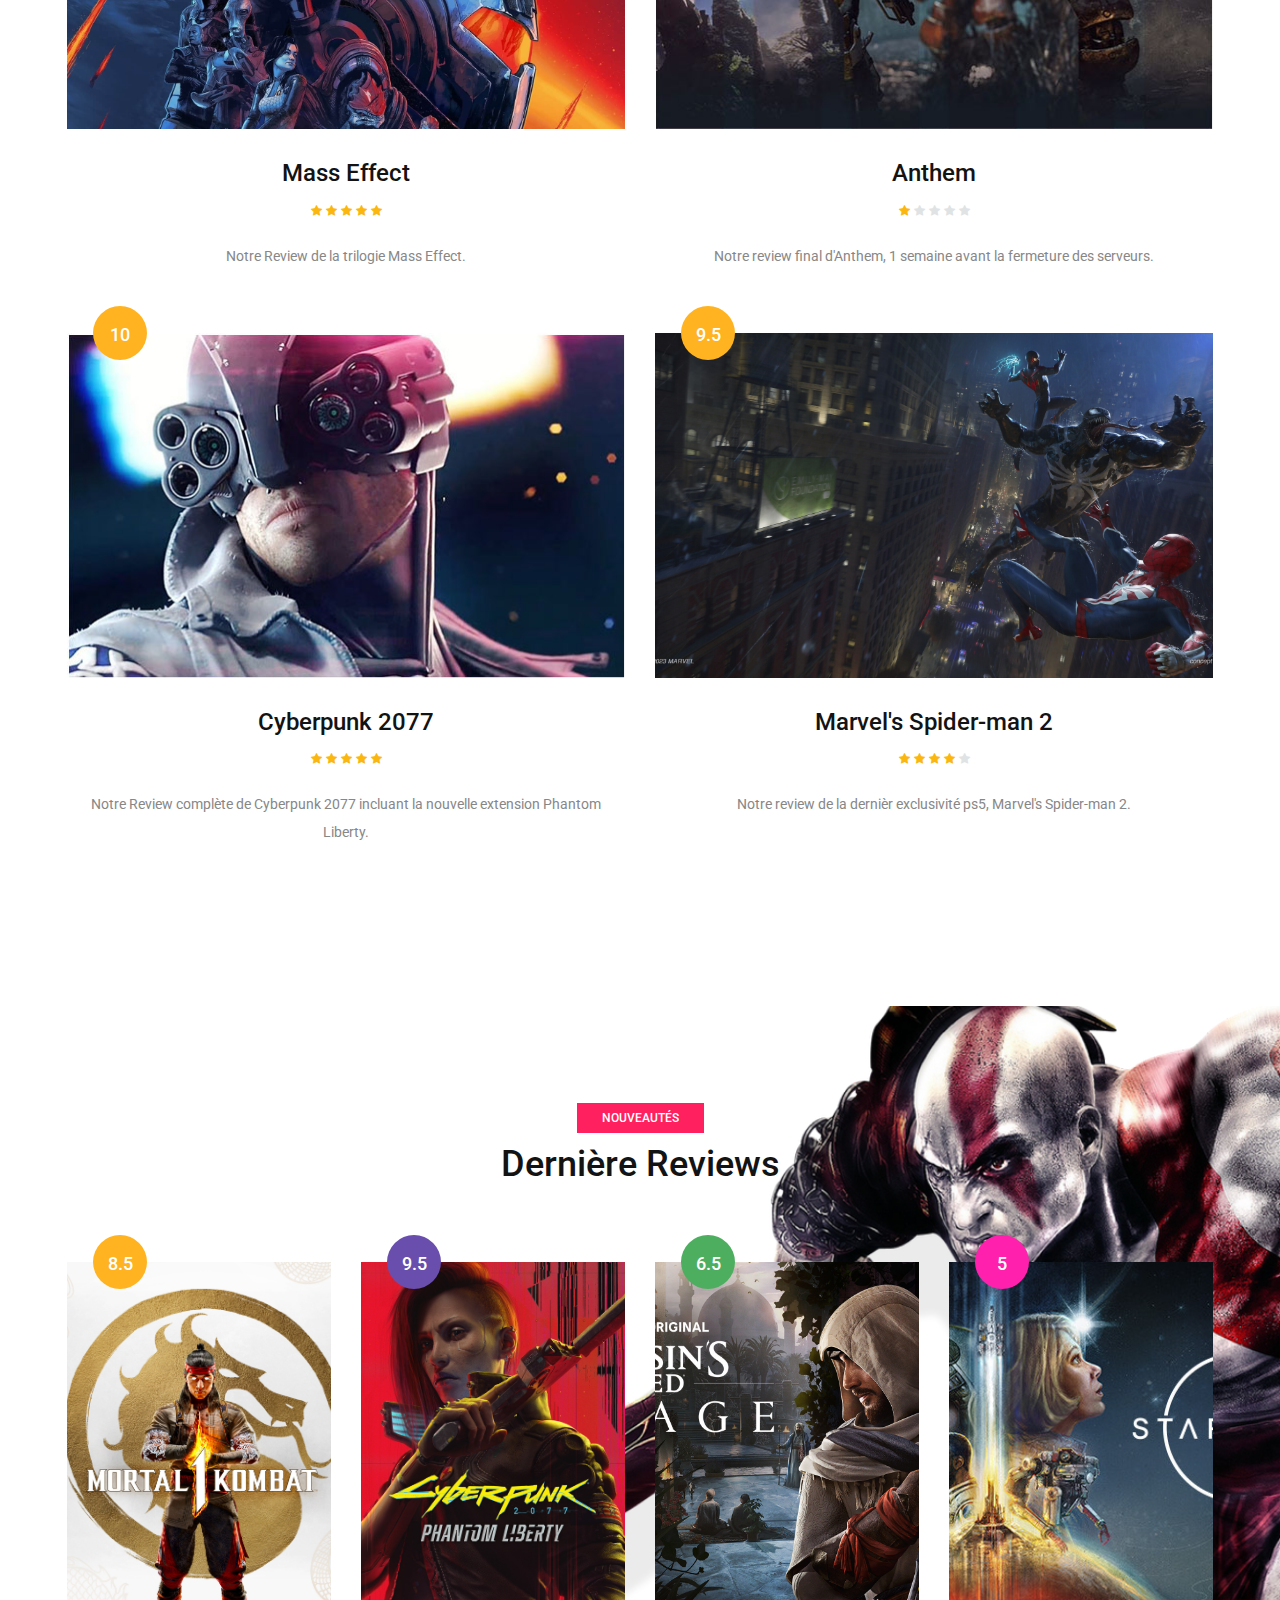
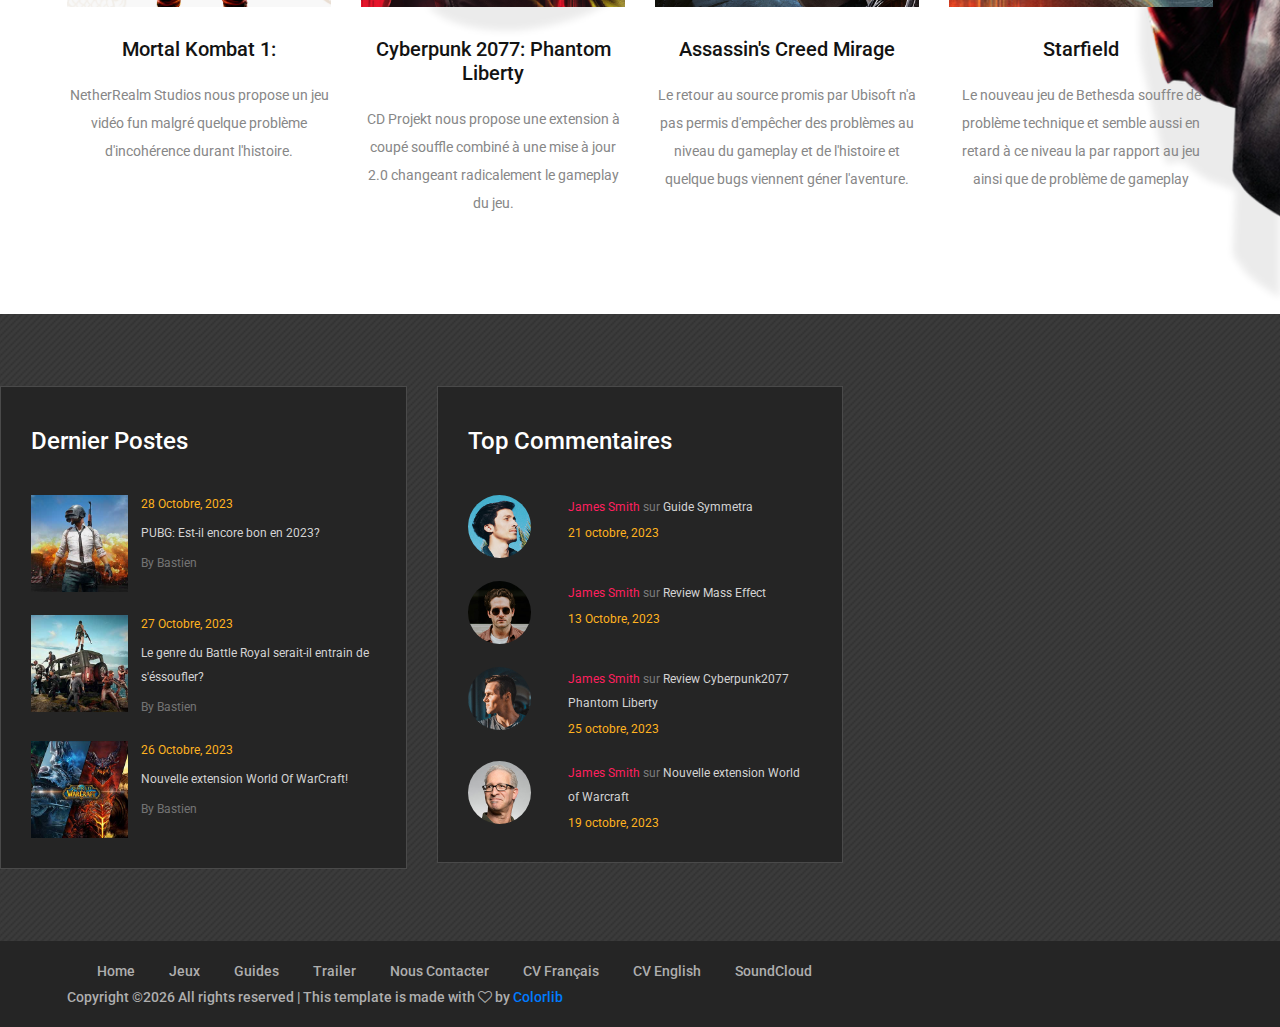
<file: images.html>
<!DOCTYPE html>
<html lang="zxx">
<head>
	<title>La Providence Review</title>
	<meta charset="UTF-8">
	<meta name="description" content="Game Warrior Template">
	<meta name="keywords" content="warrior, game, creative, html">
	<meta name="viewport" content="width=device-width, initial-scale=1.0">
	<!-- Favicon -->   
	<link href="img/favicon.jpg" rel="shortcut icon"/>

	<!-- Google Fonts -->
	<link href="https://fonts.googleapis.com/css?family=Roboto:400,400i,500,500i,700,700i" rel="stylesheet">

	<!-- Stylesheets -->
	<link rel="stylesheet" href="css/bootstrap.min.css"/>
	<link rel="stylesheet" href="css/font-awesome.min.css"/>
	<link rel="stylesheet" href="css/owl.carousel.css"/>
	<link rel="stylesheet" href="css/style.css"/>
	<link rel="stylesheet" href="css/animate.css"/>


	<!--[if lt IE 9]>
	  <script src="https://oss.maxcdn.com/html5shiv/3.7.2/html5shiv.min.js"></script>
	  <script src="https://oss.maxcdn.com/respond/1.4.2/respond.min.js"></script>
	<![endif]-->

</head>
<body>
	<!-- Page Preloder -->
	<div id="preloder">
		<div class="loader"></div>
	</div>

	<!-- Header section -->
	<header class="header-section">
		<div class="container">
			<!-- logo -->
			<a class="site-logo" href="index.html">
				<h1 style="color: #f4af26;">La Providence Review</h1>
			</a>
			</div>
			<!-- responsive -->
			<div class="nav-switch">
				<i class="fa fa-bars"></i>
			</div>
			<!-- site menu -->
			<nav class="main-menu">
				<ul>
					<li><a href="index.html">Home</a></li>
					<li><a href="images.html">Jeux</a></li>
					<li><a href="guides.html">Guides</a></li>
					<li><a href="youtube.html">Trailer</a></li>
					<li><a href="contact.html">Nous Contacter</a></li>
					<li><a href="CV/CV_FR/CV_FR.html">CV Français</a></li>
					<li><a href="CV/CV_EN/CV_EN.html">CV English</a></li>
					<li><a href="soundcloud.html">SoundCloud</a></li>
				</ul>
			</nav>
		</div>
	</header>
	<!-- Header section end -->


	<!-- Latest news section -->
	<div class="latest-news-section">
		<div class="ln-title">Dernières Nouveautés</div>
		<div class="news-ticker">
			<div class="news-ticker-contant">
				<div class="nt-item"><span class="new">new</span>Un nouveau Call of Duty en développement pour 2024 !</div>
				<div class="nt-item"><span class="strategy">stratégie</span>Le nouveau DLC de Civilization VI disponible !</div>
				<div class="nt-item"><span class="racing">racing</span>Beta ouverte de Forza Horizon 6 disponible Aujourd'hui !</div>
			</div>
		</div>
	</div>
	<!-- Latest news section end -->


	<!-- Page info section -->
	<section class="page-info-section set-bg" data-setbg="img/page-top-bg/3.jpg">
		<div class="pi-content">
			<div class="container">
				<div class="row">
					<div class="col-xl-5 col-lg-6 text-white">
						<h2>Reviews de Jeux</h2>
						<p>La liste de nos Review de jeu</p>
					</div>
				</div>
			</div>
		</div>
	</section>
	<!-- Page info section -->


	<!-- Page section -->
	<section class="page-section review-page spad">
		<div class="container">
			<div class="row">
				<div class="col-md-6">
					<div class="review-item">
						<div class="review-cover set-bg" data-setbg="img/review/5.jpg">
							<div class="score yellow">7.5</div>
						</div>
						<div class="review-text">
							<h4>Overwatch Halloween</h4>
							<div class="rating">
								<i class="fa fa-star"></i>
								<i class="fa fa-star"></i>
								<i class="fa fa-star"></i>
								<i class="fa fa-star is-fade"></i>
								<i class="fa fa-star is-fade"></i>
							</div>
							<p>Notre review de la saison 7 d'Overwatch 2 incluant le contenu temporaire Halloween.</p>
						</div>
					</div>
				</div>
				<div class="col-md-6">
					<div class="review-item">
						<div class="review-cover set-bg" data-setbg="img/review/6.jpg">
							<div class="score yellow">9.5</div>
						</div>
						<div class="review-text">
							<h4>Grand Theft Auto</h4>
							<div class="rating">
								<i class="fa fa-star"></i>
								<i class="fa fa-star"></i>
								<i class="fa fa-star"></i>
								<i class="fa fa-star"></i>
								<i class="fa fa-star"></i>
							</div>
							<p>Notre Review de l'entiéreté de la license GTA.</p>
						</div>
					</div>
				</div>
				<div class="col-md-6">
					<div class="review-item">
						<div class="review-cover set-bg" data-setbg="img/review/7.jpg">
							<div class="score yellow">10</div>
						</div>
						<div class="review-text">
							<h4>Mass Effect</h4>
							<div class="rating">
								<i class="fa fa-star"></i>
								<i class="fa fa-star"></i>
								<i class="fa fa-star"></i>
								<i class="fa fa-star"></i>
								<i class="fa fa-star"></i>
							</div>
							<p>Notre Review de la trilogie Mass Effect.</p>
						</div>
					</div>
				</div>
				<div class="col-md-6">
					<div class="review-item">
						<div class="review-cover set-bg" data-setbg="img/review/8.jpg">
							<div class="score yellow">2</div>
						</div>
						<div class="review-text">
							<h4>Anthem</h4>
							<div class="rating">
								<i class="fa fa-star"></i>
								<i class="fa fa-star is-fade"></i>
								<i class="fa fa-star is-fade"></i>
								<i class="fa fa-star is-fade"></i>
								<i class="fa fa-star is-fade"></i>
							</div>
							<p>Notre review final d'Anthem, 1 semaine avant la fermeture des serveurs.</p>
						</div>
					</div>
				</div>
				<div class="col-md-6">
					<div class="review-item">
						<div class="review-cover set-bg" data-setbg="img/review/9.jpg">
							<div class="score yellow">10</div>
						</div>
						<div class="review-text">
							<h4>Cyberpunk 2077</h4>
							<div class="rating">
								<i class="fa fa-star"></i>
								<i class="fa fa-star"></i>
								<i class="fa fa-star"></i>
								<i class="fa fa-star"></i>
								<i class="fa fa-star"></i>
							</div>
							<p>Notre Review complète de Cyberpunk 2077 incluant la nouvelle extension Phantom Liberty.</p>
						</div>
					</div>
				</div>
				<div class="col-md-6">
					<div class="review-item">
						<div class="review-cover set-bg" data-setbg="img/review/10.jpg">
							<div class="score yellow">9.5</div>
						</div>
						<div class="review-text">
							<h4>Marvel's Spider-man 2</h4>
							<div class="rating">
								<i class="fa fa-star"></i>
								<i class="fa fa-star"></i>
								<i class="fa fa-star"></i>
								<i class="fa fa-star"></i>
								<i class="fa fa-star is-fade"></i>
							</div>
							<p>Notre review de la dernièr exclusivité ps5, Marvel's Spider-man 2.</p>
						</div>
					</div>
				</div>
			</div>

		</div>
	</section>
	<!-- Page section end -->


		<!-- Review section -->
		<section class="review-section spad set-bg" data-setbg="img/review-bg.png">
			<div class="container">
				<div class="section-title">
					<div class="cata new">Nouveautés</div>
					<h2>Dernière Reviews</h2>
				</div>
				<div class="row">
					<div class="col-lg-3 col-md-6">
						<div class="review-item">
							<div class="review-cover set-bg" data-setbg="img/review/1.jpg">
								<div class="score yellow">8.5</div>
							</div>
							<div class="review-text">
									<h5>Mortal Kombat 1:</h5>
								<p>NetherRealm Studios nous propose un jeu vidéo fun malgré quelque problème d'incohérence durant l'histoire.</p>
							</div>
						</div>
					</div>
					<div class="col-lg-3 col-md-6">
						<div class="review-item">
							<div class="review-cover set-bg" data-setbg="img/review/2.jpg">
								<div class="score purple">9.5</div>
							</div>
							<div class="review-text">
								<h5>Cyberpunk 2077: Phantom Liberty</h5>
								<p>CD Projekt nous propose une extension à coupé souffle combiné à une mise à jour 2.0 changeant radicalement le gameplay du jeu.</p>
							</div>
						</div>
					</div>
					<div class="col-lg-3 col-md-6">
						<div class="review-item">
							<div class="review-cover set-bg" data-setbg="img/review/3.jpg">
								<div class="score green">6.5</div>
							</div>
							<div class="review-text">
								<h5>Assassin's Creed Mirage</h5>
								<p>Le retour au source promis par Ubisoft n'a pas permis d'empêcher des problèmes au niveau du gameplay et de l'histoire et quelque bugs viennent géner l'aventure.</p>
							</div>
						</div>
					</div>
					<div class="col-lg-3 col-md-6">
						<div class="review-item">
							<div class="review-cover set-bg" data-setbg="img/review/4.jpg">
								<div class="score pink">5</div>
							</div>
							<div class="review-text">
								<h5>Starfield</h5>
								<p>Le nouveau jeu de Bethesda souffre de problème technique et semble aussi en retard à ce niveau la par rapport au jeu ainsi que de problème de gameplay</p>
							</div>
						</div>
					</div>
				</div>
			</div>
		</section>
		<!-- Review section end -->


	<!-- Footer top section -->
	<section class="footer-top-section">
		<div class="row">
			<div class="col-lg-4 col-md-6">
				<div class="footer-widget mb-5 mb-md-0">
					<h4 class="fw-title">Dernier Postes</h4>
					<div class="latest-blog">
						<div class="lb-item">
							<div class="lb-thumb set-bg" data-setbg="img/latest-blog/1.jpg"></div>
							<div class="lb-content">
								<div class="lb-date">28 Octobre, 2023</div>
								<p>PUBG: Est-il encore bon en 2023?</p>
								<a href="#" class="lb-author">By Bastien</a>
							</div>
						</div>
						<div class="lb-item">
							<div class="lb-thumb set-bg" data-setbg="img/latest-blog/2.jpg"></div>
							<div class="lb-content">
								<div class="lb-date">27 Octobre, 2023</div>
								<p>Le genre du Battle Royal serait-il entrain de s'éssoufler?</p>
								<a href="#" class="lb-author">By Bastien</a>
							</div>
						</div>
						<div class="lb-item">
							<div class="lb-thumb set-bg" data-setbg="img/latest-blog/3.jpg"></div>
							<div class="lb-content">
								<div class="lb-date">26 Octobre, 2023</div>
								<p>Nouvelle extension World Of WarCraft!</p>
								<a href="#" class="lb-author">By Bastien</a>
							</div>
						</div>
					</div>
				</div>
			</div>
			<div class="col-lg-4 col-md-6">
				<div class="footer-widget">
					<h4 class="fw-title">Top Commentaires</h4>
					<div class="top-comment">
						<div class="tc-item">
							<div class="tc-thumb set-bg" data-setbg="img/authors/1.jpg"></div>
							<div class="tc-content">
								<p><a href="#">James Smith</a> <span>sur</span>  Guide Symmetra</p>
								<div class="tc-date">21 octobre, 2023</div>
							</div>
						</div>
						<div class="tc-item">
							<div class="tc-thumb set-bg" data-setbg="img/authors/2.jpg"></div>
							<div class="tc-content">
								<p><a href="#">James Smith</a> <span>sur</span>  Review Mass Effect</p>
								<div class="tc-date">13 Octobre, 2023</div>
							</div>
						</div>
						<div class="tc-item">
							<div class="tc-thumb set-bg" data-setbg="img/authors/3.jpg"></div>
							<div class="tc-content">
								<p><a href="#">James Smith</a> <span>sur</span>  Review Cyberpunk2077 Phantom Liberty</p>
								<div class="tc-date">25 octobre, 2023</div>
							</div>
						</div>
						<div class="tc-item">
							<div class="tc-thumb set-bg" data-setbg="img/authors/4.jpg"></div>
							<div class="tc-content">
								<p><a href="#">James Smith</a> <span>sur</span>  Nouvelle extension World of Warcraft</p>
								<div class="tc-date">19 octobre, 2023</div>
							</div>
						</div>
					</div>
				</div>
			</div>
		</div>
	</div>
</section>
<!-- Footer top section end -->

	
	<!-- Footer section -->
	<footer class="footer-section">
		<div class="container">
			<ul class="footer-menu">
				<li><a href="index.html">Home</a></li>
				<li><a href="images.html">Jeux</a></li>
				<li><a href="guides.html">Guides</a></li>
				<li><a href="youtube.html">Trailer</a></li>
				<li><a href="contact.html">Nous Contacter</a></li>
				<li><a href="CV/CV_FR/CV_FR.html">CV Français</a></li>
				<li><a href="CV/CV_EN/CV_EN.html">CV English</a></li>
				<li><a href="soundcloud.html">SoundCloud</a></li>

			</ul>
			<p class="copyright"><!-- Link back to Colorlib can't be removed. Template is licensed under CC BY 3.0. -->
Copyright &copy;<script>document.write(new Date().getFullYear());</script> All rights reserved | This template is made with <i class="fa fa-heart-o" aria-hidden="true"></i> by <a href="https://colorlib.com" target="_blank">Colorlib</a>
<!-- Link back to Colorlib can't be removed. Template is licensed under CC BY 3.0. -->
</p>
		</div>
	</footer>
	<!-- Footer section end -->


	<!--====== Javascripts & Jquery ======-->
	<script src="js/jquery-3.2.1.min.js"></script>
	<script src="js/bootstrap.min.js"></script>
	<script src="js/owl.carousel.min.js"></script>
	<script src="js/jquery.marquee.min.js"></script>
	<script src="js/main.js"></script>
    </body>
</html>
</file>
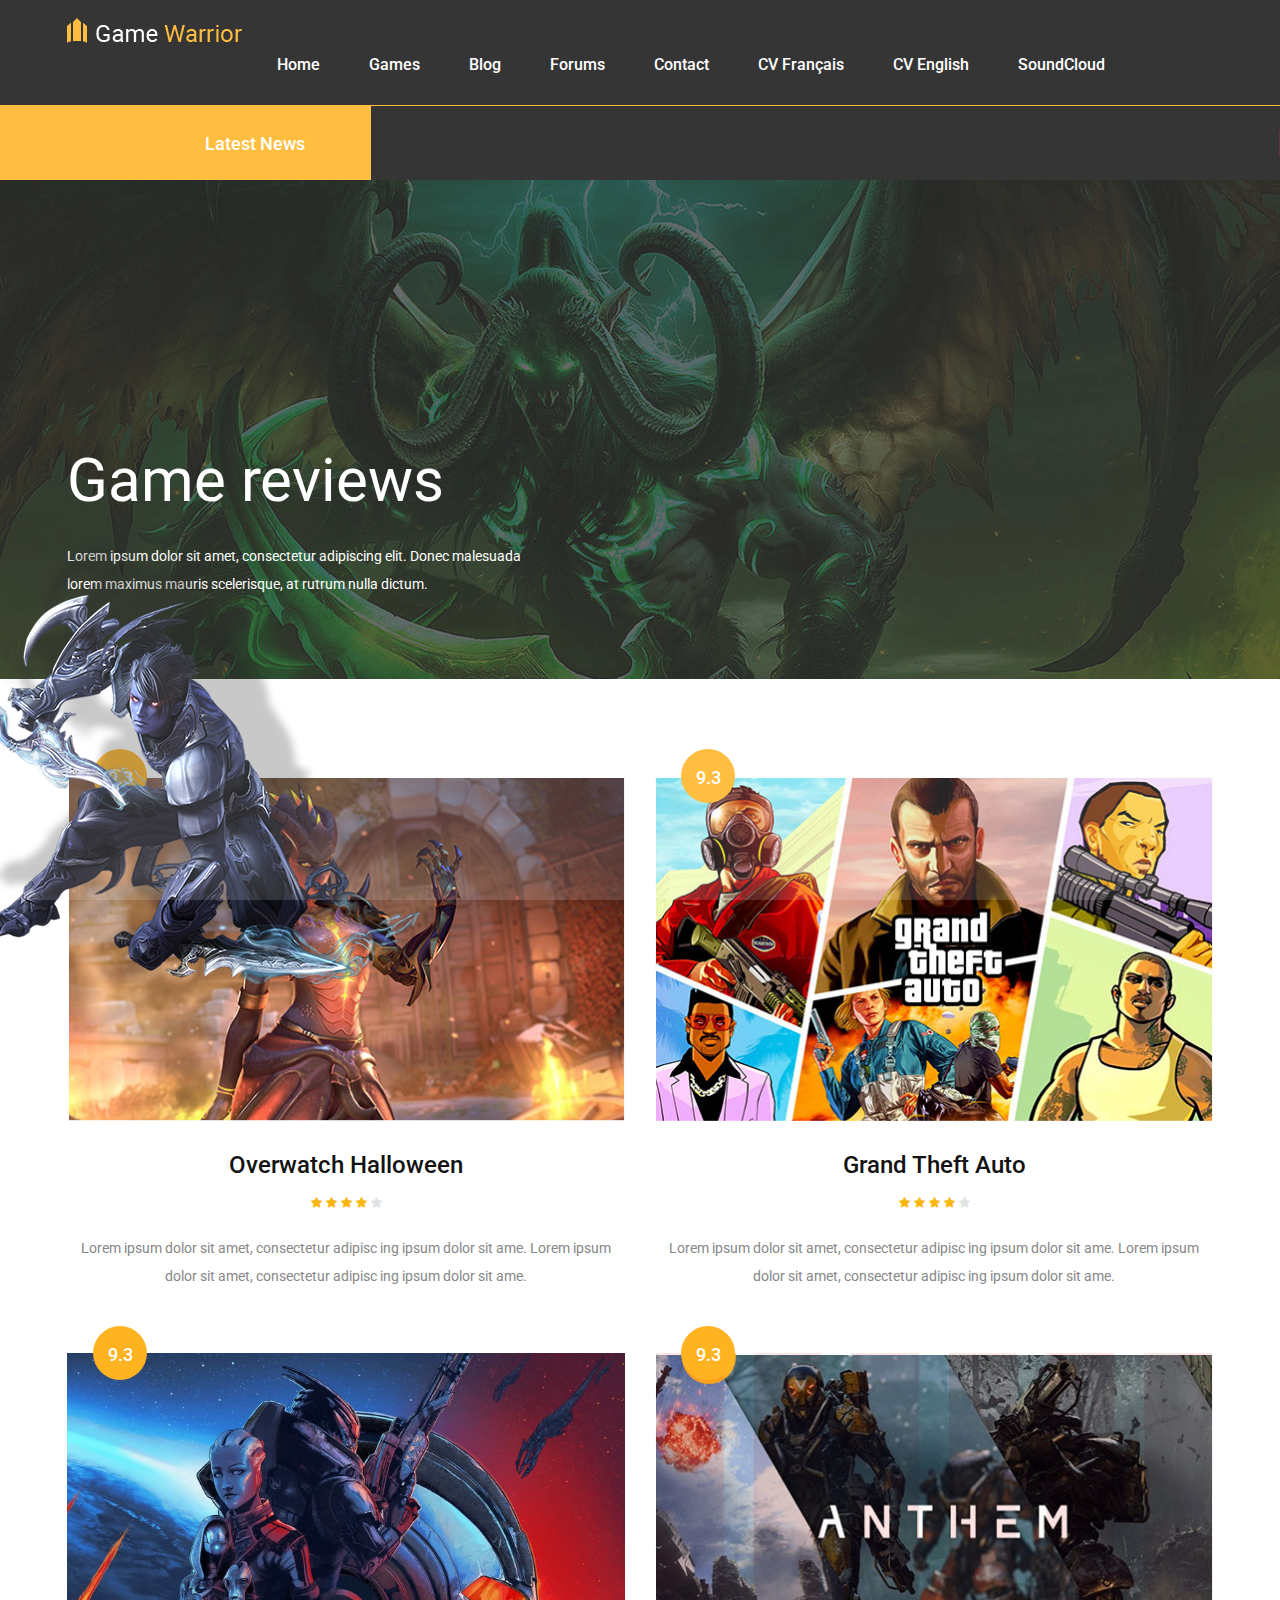
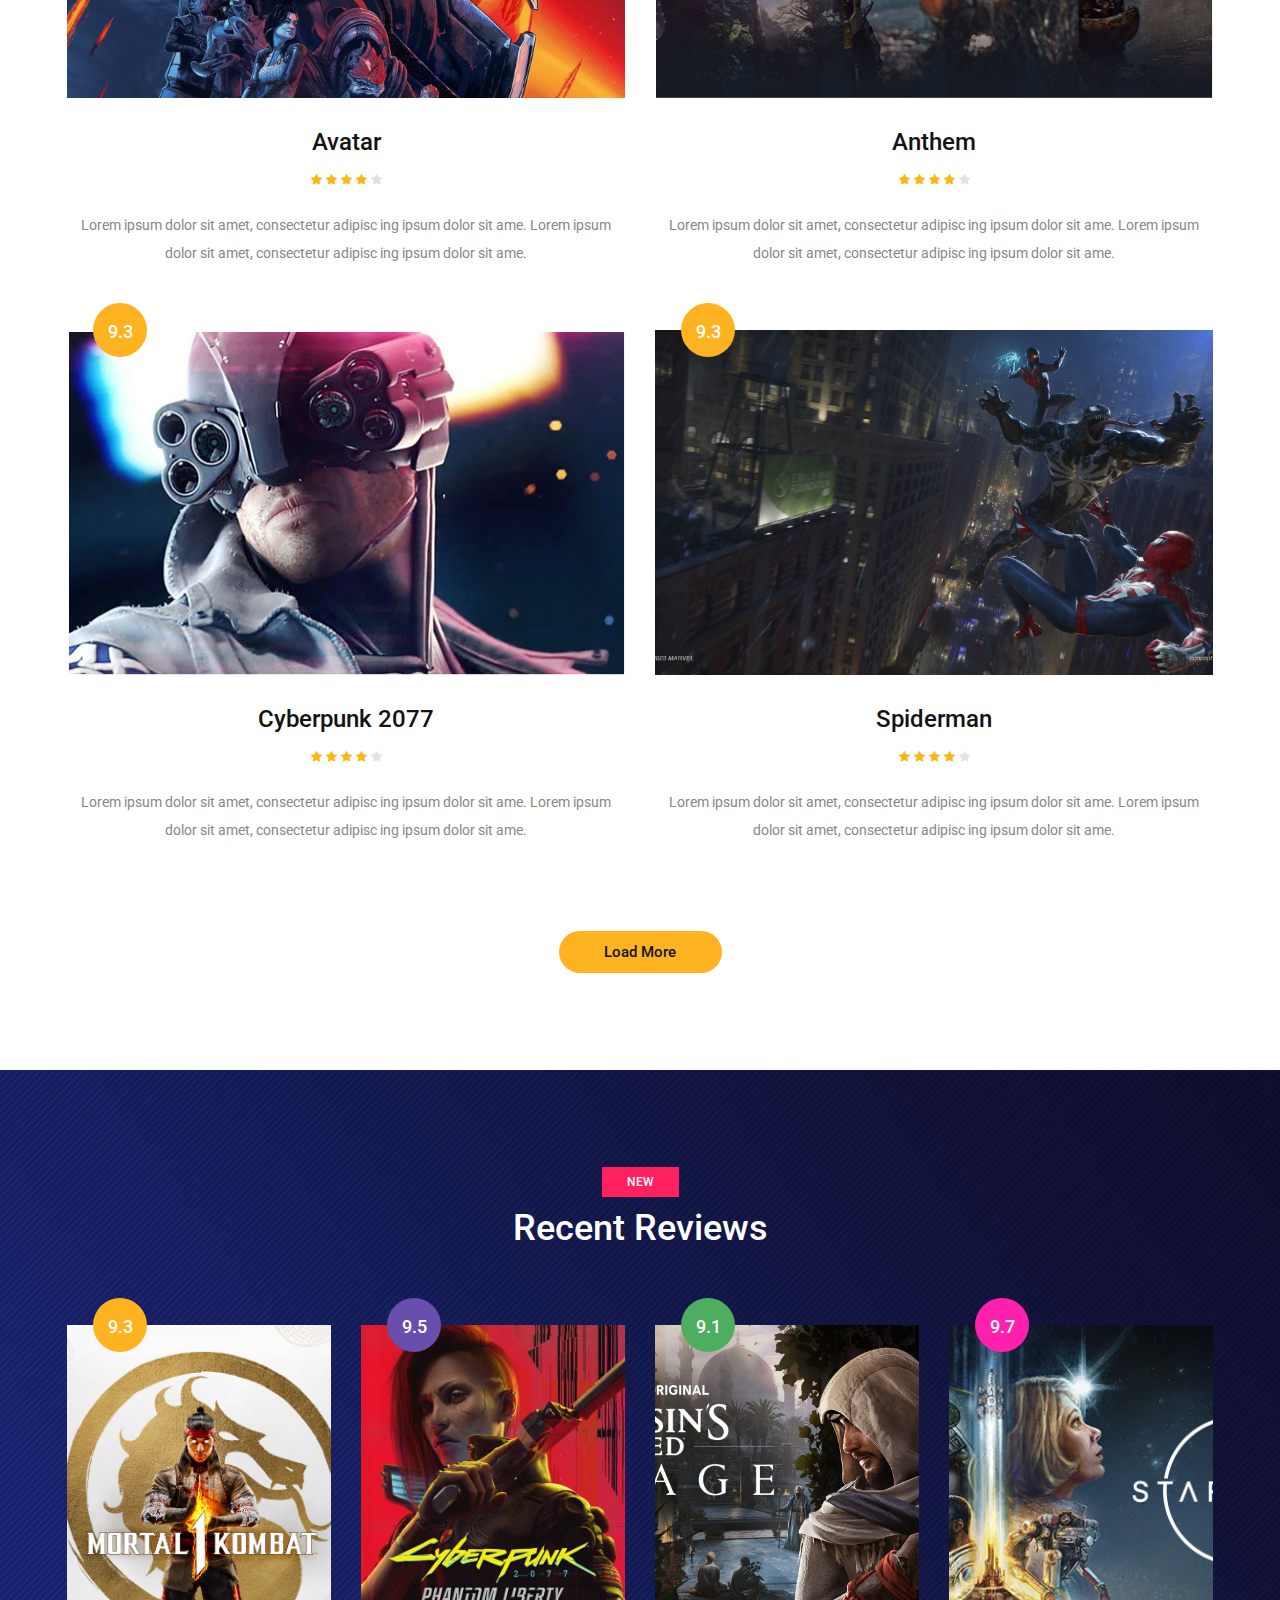
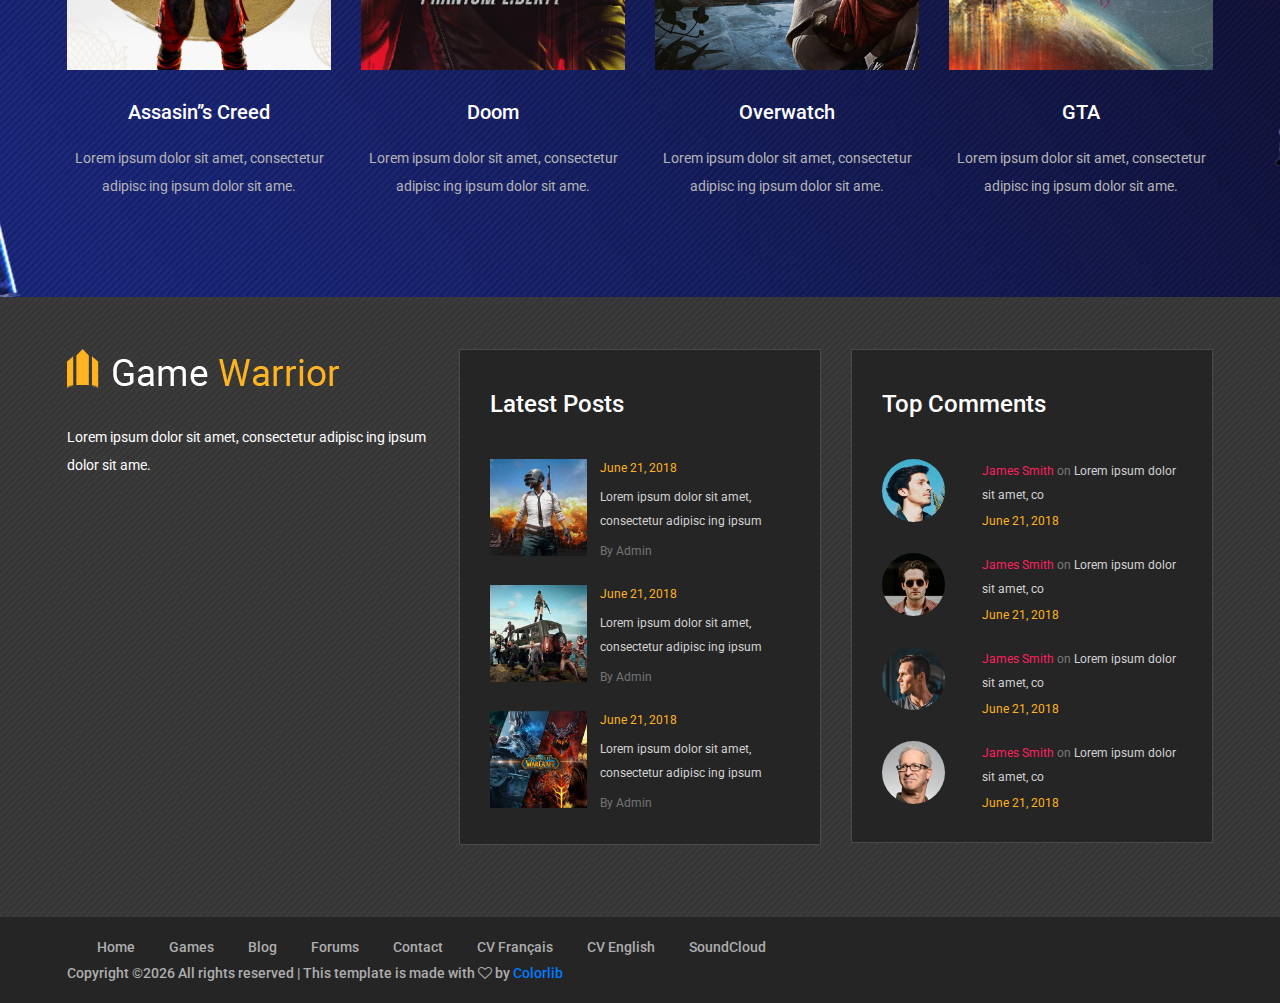
<file: review.html>
<!DOCTYPE html>
<html lang="zxx">
<head>
	<title>Game Warrior Template</title>
	<meta charset="UTF-8">
	<meta name="description" content="Game Warrior Template">
	<meta name="keywords" content="warrior, game, creative, html">
	<meta name="viewport" content="width=device-width, initial-scale=1.0">
	<!-- Favicon -->   
	<link href="img/favicon.ico" rel="shortcut icon"/>

	<!-- Google Fonts -->
	<link href="https://fonts.googleapis.com/css?family=Roboto:400,400i,500,500i,700,700i" rel="stylesheet">

	<!-- Stylesheets -->
	<link rel="stylesheet" href="css/bootstrap.min.css"/>
	<link rel="stylesheet" href="css/font-awesome.min.css"/>
	<link rel="stylesheet" href="css/owl.carousel.css"/>
	<link rel="stylesheet" href="css/style.css"/>
	<link rel="stylesheet" href="css/animate.css"/>


	<!--[if lt IE 9]>
	  <script src="https://oss.maxcdn.com/html5shiv/3.7.2/html5shiv.min.js"></script>
	  <script src="https://oss.maxcdn.com/respond/1.4.2/respond.min.js"></script>
	<![endif]-->

</head>
<body>
	<!-- Page Preloder -->
	<div id="preloder">
		<div class="loader"></div>
	</div>

	<!-- Header section -->
	<header class="header-section">
		<div class="container">
			<!-- logo -->
			<a class="site-logo" href="index.html">
				<img src="img/logo.png" alt="">
			</a>
			</div>
			<!-- responsive -->
			<div class="nav-switch">
				<i class="fa fa-bars"></i>
			</div>
			<!-- site menu -->
			<nav class="main-menu">
				<ul>
					<li><a href="index.html">Home</a></li>
					<li><a href="review.html">Games</a></li>
					<li><a href="categories.html">Blog</a></li>
					<li><a href="community.html">Forums</a></li>
					<li><a href="contact.html">Contact</a></li>
					<li><a href="CV/CV_FR/CV_FR.html">CV Français</a></li>
					<li><a href="CV/CV_EN/CV_EN.html">CV English</a></li>
					<li><a href="soundcloud.html">SoundCloud</a></li>
				</ul>
			</nav>
		</div>
	</header>
	<!-- Header section end -->


	<!-- Latest news section -->
	<div class="latest-news-section">
		<div class="ln-title">Latest News</div>
		<div class="news-ticker">
			<div class="news-ticker-contant">
				<div class="nt-item"><span class="new">new</span>Lorem ipsum dolor sit amet, consectetur adipiscing elit. </div>
				<div class="nt-item"><span class="strategy">strategy</span>Isum dolor sit amet, consectetur adipiscing elit. </div>
				<div class="nt-item"><span class="racing">racing</span>Isum dolor sit amet, consectetur adipiscing elit. </div>
			</div>
		</div>
	</div>
	<!-- Latest news section end -->


	<!-- Page info section -->
	<section class="page-info-section set-bg" data-setbg="img/page-top-bg/3.jpg">
		<div class="pi-content">
			<div class="container">
				<div class="row">
					<div class="col-xl-5 col-lg-6 text-white">
						<h2>Game reviews</h2>
						<p>Lorem ipsum dolor sit amet, consectetur adipiscing elit. Donec malesuada lorem maximus mauris scelerisque, at rutrum nulla dictum.</p>
					</div>
				</div>
			</div>
		</div>
	</section>
	<!-- Page info section -->


	<!-- Page section -->
	<section class="page-section review-page spad">
		<div class="container">
			<div class="row">
				<div class="col-md-6">
					<div class="review-item">
						<div class="review-cover set-bg" data-setbg="img/review/5.jpg">
							<div class="score yellow">9.3</div>
						</div>
						<div class="review-text">
							<h4>Overwatch Halloween</h4>
							<div class="rating">
								<i class="fa fa-star"></i>
								<i class="fa fa-star"></i>
								<i class="fa fa-star"></i>
								<i class="fa fa-star"></i>
								<i class="fa fa-star is-fade"></i>
							</div>
							<p>Lorem ipsum dolor sit amet, consectetur adipisc ing ipsum dolor sit ame. Lorem ipsum dolor sit amet, consectetur adipisc ing ipsum dolor sit ame.</p>
						</div>
					</div>
				</div>
				<div class="col-md-6">
					<div class="review-item">
						<div class="review-cover set-bg" data-setbg="img/review/6.jpg">
							<div class="score yellow">9.3</div>
						</div>
						<div class="review-text">
							<h4>Grand Theft Auto</h4>
							<div class="rating">
								<i class="fa fa-star"></i>
								<i class="fa fa-star"></i>
								<i class="fa fa-star"></i>
								<i class="fa fa-star"></i>
								<i class="fa fa-star is-fade"></i>
							</div>
							<p>Lorem ipsum dolor sit amet, consectetur adipisc ing ipsum dolor sit ame. Lorem ipsum dolor sit amet, consectetur adipisc ing ipsum dolor sit ame.</p>
						</div>
					</div>
				</div>
				<div class="col-md-6">
					<div class="review-item">
						<div class="review-cover set-bg" data-setbg="img/review/7.jpg">
							<div class="score yellow">9.3</div>
						</div>
						<div class="review-text">
							<h4>Avatar</h4>
							<div class="rating">
								<i class="fa fa-star"></i>
								<i class="fa fa-star"></i>
								<i class="fa fa-star"></i>
								<i class="fa fa-star"></i>
								<i class="fa fa-star is-fade"></i>
							</div>
							<p>Lorem ipsum dolor sit amet, consectetur adipisc ing ipsum dolor sit ame. Lorem ipsum dolor sit amet, consectetur adipisc ing ipsum dolor sit ame.</p>
						</div>
					</div>
				</div>
				<div class="col-md-6">
					<div class="review-item">
						<div class="review-cover set-bg" data-setbg="img/review/8.jpg">
							<div class="score yellow">9.3</div>
						</div>
						<div class="review-text">
							<h4>Anthem</h4>
							<div class="rating">
								<i class="fa fa-star"></i>
								<i class="fa fa-star"></i>
								<i class="fa fa-star"></i>
								<i class="fa fa-star"></i>
								<i class="fa fa-star is-fade"></i>
							</div>
							<p>Lorem ipsum dolor sit amet, consectetur adipisc ing ipsum dolor sit ame. Lorem ipsum dolor sit amet, consectetur adipisc ing ipsum dolor sit ame.</p>
						</div>
					</div>
				</div>
				<div class="col-md-6">
					<div class="review-item">
						<div class="review-cover set-bg" data-setbg="img/review/9.jpg">
							<div class="score yellow">9.3</div>
						</div>
						<div class="review-text">
							<h4>Cyberpunk 2077</h4>
							<div class="rating">
								<i class="fa fa-star"></i>
								<i class="fa fa-star"></i>
								<i class="fa fa-star"></i>
								<i class="fa fa-star"></i>
								<i class="fa fa-star is-fade"></i>
							</div>
							<p>Lorem ipsum dolor sit amet, consectetur adipisc ing ipsum dolor sit ame. Lorem ipsum dolor sit amet, consectetur adipisc ing ipsum dolor sit ame.</p>
						</div>
					</div>
				</div>
				<div class="col-md-6">
					<div class="review-item">
						<div class="review-cover set-bg" data-setbg="img/review/10.jpg">
							<div class="score yellow">9.3</div>
						</div>
						<div class="review-text">
							<h4>Spiderman</h4>
							<div class="rating">
								<i class="fa fa-star"></i>
								<i class="fa fa-star"></i>
								<i class="fa fa-star"></i>
								<i class="fa fa-star"></i>
								<i class="fa fa-star is-fade"></i>
							</div>
							<p>Lorem ipsum dolor sit amet, consectetur adipisc ing ipsum dolor sit ame. Lorem ipsum dolor sit amet, consectetur adipisc ing ipsum dolor sit ame.</p>
						</div>
					</div>
				</div>
			</div>
			<div class="text-center pt-4">
				<button class="site-btn btn-sm">Load More</button>
			</div>
		</div>
	</section>
	<!-- Page section end -->


	<!-- Review section -->
	<section class="review-section review-dark spad set-bg" data-setbg="img/review-bg-2.jpg">
		<div class="container">
			<div class="section-title text-white">
				<div class="cata new">new</div>
				<h2>Recent Reviews</h2>
			</div>
			<div class="row text-white">
				<div class="col-lg-3 col-md-6">
					<div class="review-item">
						<div class="review-cover set-bg" data-setbg="img/review/1.jpg">
							<div class="score yellow">9.3</div>
						</div>
						<div class="review-text">
							<h5>Assasin’’s Creed</h5>
							<p>Lorem ipsum dolor sit amet, consectetur adipisc ing ipsum dolor sit ame.</p>
						</div>
					</div>
				</div>
				<div class="col-lg-3 col-md-6">
					<div class="review-item">
						<div class="review-cover set-bg" data-setbg="img/review/2.jpg">
							<div class="score purple">9.5</div>
						</div>
						<div class="review-text">
							<h5>Doom</h5>
							<p>Lorem ipsum dolor sit amet, consectetur adipisc ing ipsum dolor sit ame.</p>
						</div>
					</div>
				</div>
				<div class="col-lg-3 col-md-6">
					<div class="review-item">
						<div class="review-cover set-bg" data-setbg="img/review/3.jpg">
							<div class="score green">9.1</div>
						</div>
						<div class="review-text">
							<h5>Overwatch</h5>
							<p>Lorem ipsum dolor sit amet, consectetur adipisc ing ipsum dolor sit ame.</p>
						</div>
					</div>
				</div>
				<div class="col-lg-3 col-md-6">
					<div class="review-item">
						<div class="review-cover set-bg" data-setbg="img/review/4.jpg">
							<div class="score pink">9.7</div>
						</div>
						<div class="review-text">
							<h5>GTA</h5>
							<p>Lorem ipsum dolor sit amet, consectetur adipisc ing ipsum dolor sit ame.</p>
						</div>
					</div>
				</div>
			</div>
		</div>
	</section>
	<!-- Review section end -->


	<!-- Footer top section -->
	<section class="footer-top-section">
		<div class="container">
			<div class="footer-top-bg">
				<img src="img/footer-top-bg.png" alt="">
			</div>
			<div class="row">
				<div class="col-lg-4">
					<div class="footer-logo text-white">
						<img src="img/footer-logo.png" alt="">
						<p>Lorem ipsum dolor sit amet, consectetur adipisc ing ipsum dolor sit ame.</p>
					</div>
				</div>
				<div class="col-lg-4 col-md-6">
					<div class="footer-widget mb-5 mb-md-0">
						<h4 class="fw-title">Latest Posts</h4>
						<div class="latest-blog">
							<div class="lb-item">
								<div class="lb-thumb set-bg" data-setbg="img/latest-blog/1.jpg"></div>
								<div class="lb-content">
									<div class="lb-date">June 21, 2018</div>
									<p>Lorem ipsum dolor sit amet, consectetur adipisc ing ipsum </p>
									<a href="#" class="lb-author">By Admin</a>
								</div>
							</div>
							<div class="lb-item">
								<div class="lb-thumb set-bg" data-setbg="img/latest-blog/2.jpg"></div>
								<div class="lb-content">
									<div class="lb-date">June 21, 2018</div>
									<p>Lorem ipsum dolor sit amet, consectetur adipisc ing ipsum </p>
									<a href="#" class="lb-author">By Admin</a>
								</div>
							</div>
							<div class="lb-item">
								<div class="lb-thumb set-bg" data-setbg="img/latest-blog/3.jpg"></div>
								<div class="lb-content">
									<div class="lb-date">June 21, 2018</div>
									<p>Lorem ipsum dolor sit amet, consectetur adipisc ing ipsum </p>
									<a href="#" class="lb-author">By Admin</a>
								</div>
							</div>
						</div>
					</div>
				</div>
				<div class="col-lg-4 col-md-6">
					<div class="footer-widget">
						<h4 class="fw-title">Top Comments</h4>
						<div class="top-comment">
							<div class="tc-item">
								<div class="tc-thumb set-bg" data-setbg="img/authors/1.jpg"></div>
								<div class="tc-content">
									<p><a href="#">James Smith</a> <span>on</span>  Lorem ipsum dolor sit amet, co</p>
									<div class="tc-date">June 21, 2018</div>
								</div>
							</div>
							<div class="tc-item">
								<div class="tc-thumb set-bg" data-setbg="img/authors/2.jpg"></div>
								<div class="tc-content">
									<p><a href="#">James Smith</a> <span>on</span>  Lorem ipsum dolor sit amet, co</p>
									<div class="tc-date">June 21, 2018</div>
								</div>
							</div>
							<div class="tc-item">
								<div class="tc-thumb set-bg" data-setbg="img/authors/3.jpg"></div>
								<div class="tc-content">
									<p><a href="#">James Smith</a> <span>on</span>  Lorem ipsum dolor sit amet, co</p>
									<div class="tc-date">June 21, 2018</div>
								</div>
							</div>
							<div class="tc-item">
								<div class="tc-thumb set-bg" data-setbg="img/authors/4.jpg"></div>
								<div class="tc-content">
									<p><a href="#">James Smith</a> <span>on</span>  Lorem ipsum dolor sit amet, co</p>
									<div class="tc-date">June 21, 2018</div>
								</div>
							</div>
						</div>
					</div>
				</div>
			</div>
		</div>
	</section>
	<!-- Footer top section end -->

	
	<!-- Footer section -->
	<footer class="footer-section">
		<div class="container">
			<ul class="footer-menu">
				<li><a href="index.html">Home</a></li>
				<li><a href="review.html">Games</a></li>
				<li><a href="categories.html">Blog</a></li>
				<li><a href="community.html">Forums</a></li>
				<li><a href="contact.html">Contact</a></li>
				<li><a href="CV/CV_FR/CV_FR.html">CV Français</a></li>
				<li><a href="CV/CV_EN/CV_EN.html">CV English</a></li>
				<li><a href="soundcloud.html">SoundCloud</a></li>

			</ul>
			<p class="copyright"><!-- Link back to Colorlib can't be removed. Template is licensed under CC BY 3.0. -->
Copyright &copy;<script>document.write(new Date().getFullYear());</script> All rights reserved | This template is made with <i class="fa fa-heart-o" aria-hidden="true"></i> by <a href="https://colorlib.com" target="_blank">Colorlib</a>
<!-- Link back to Colorlib can't be removed. Template is licensed under CC BY 3.0. -->
</p>
		</div>
	</footer>
	<!-- Footer section end -->


	<!--====== Javascripts & Jquery ======-->
	<script src="js/jquery-3.2.1.min.js"></script>
	<script src="js/bootstrap.min.js"></script>
	<script src="js/owl.carousel.min.js"></script>
	<script src="js/jquery.marquee.min.js"></script>
	<script src="js/main.js"></script>
    </body>
</html>
</file>
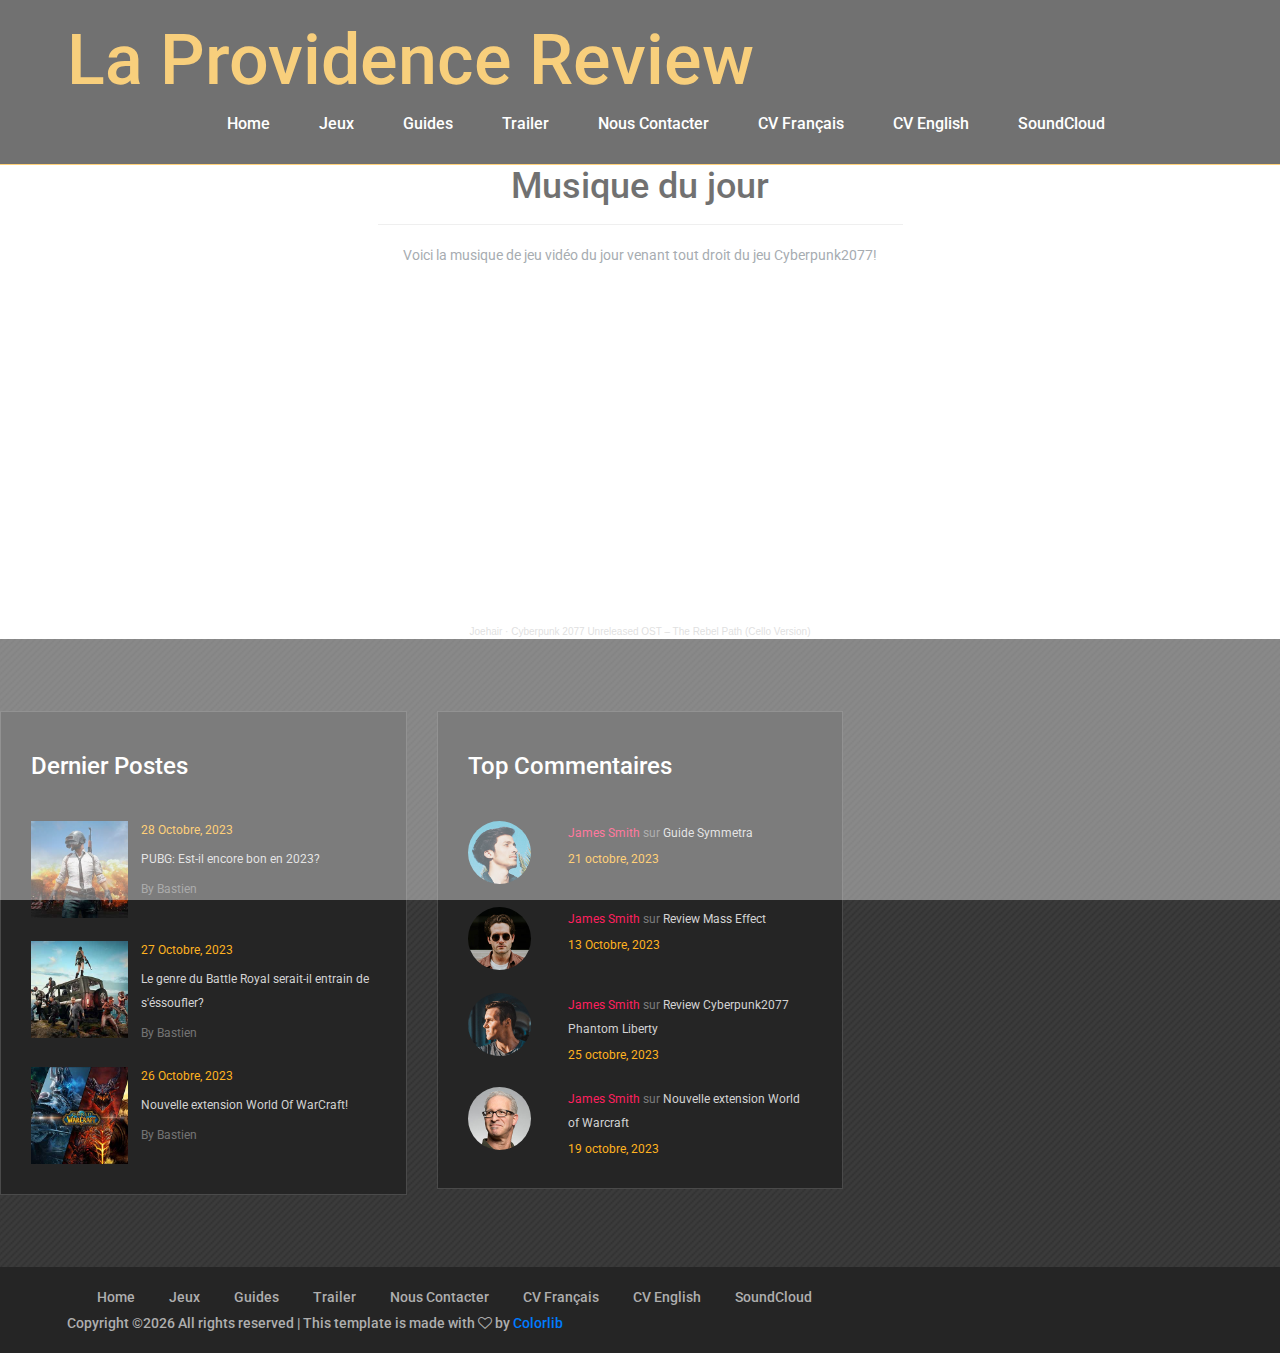
<file: soundcloud.html>
<!DOCTYPE html>
<html lang="zxx">
<head>
	<title>La Providence Review</title>
	<meta charset="UTF-8">
	<meta name="description" content="La providence review">
	<meta name="keywords" content="warrior, game, creative, html">
	<meta name="viewport" content="width=device-width, initial-scale=1.0">
	<!-- Favicon -->   
	<link href="img/favicon.jpg" rel="shortcut icon"/>

	<!-- Google Fonts -->
	<link href="https://fonts.googleapis.com/css?family=Roboto:400,400i,500,500i,700,700i" rel="stylesheet">

	<!-- Stylesheets -->
	<link rel="stylesheet" href="css/bootstrap.min.css"/>
	<link rel="stylesheet" href="css/font-awesome.min.css"/>
	<link rel="stylesheet" href="css/owl.carousel.css"/>
	<link rel="stylesheet" href="css/style.css"/>
	<link rel="stylesheet" href="css/animate.css"/>


	<!--[if lt IE 9]>
	  <script src="https://oss.maxcdn.com/html5shiv/3.7.2/html5shiv.min.js"></script>
	  <script src="https://oss.maxcdn.com/respond/1.4.2/respond.min.js"></script>
	<![endif]-->

</head>
<body>
	<!-- Page Preloder -->
	<div id="preloder">
		<div class="loader"></div>
	</div>

	<!-- Header section -->
	<header class="header-section">
		<div class="container">
			<!-- logo -->
			<a class="site-logo" href="index.html">
				<h1 style="color: #f4af26;">La Providence Review</h1>
			</a>
			</div>
			<!-- responsive -->
			<div class="nav-switch">
				<i class="fa fa-bars"></i>
			</div>
			<!-- site menu -->
			<nav class="main-menu">
				<ul>
					<li><a href="index.html">Home</a></li>
					<li><a href="images.html">Jeux</a></li>
					<li><a href="guides.html">Guides</a></li>
					<li><a href="youtube.html">Trailer</a></li>
					<li><a href="contact.html">Nous Contacter</a></li>
					<li><a href="CV/CV_FR/CV_FR.html">CV Français</a></li>
					<li><a href="CV/CV_EN/CV_EN.html">CV English</a></li>
					<li><a href="soundcloud.html">SoundCloud</a></li>
				</ul>
			</nav>
		</div>
	</header>
	<!-- Header section end -->

     <!-- Soundcloud-->
     <section class="page-section" id="soundcloud">
        <div class="container px-4 px-lg-5">
            <div class="row gx-4 gx-lg-5 justify-content-center">
                <div class="col-lg-8 col-xl-6 text-center">
                    <h2 class="mt-0">Musique du jour</h2>
                    <hr class="divider" />
                    <p class="text-muted mb-5">Voici la musique de jeu vidéo du jour venant tout droit du jeu Cyberpunk2077!</p>

                    <!-- Intégration Soundcloud -->
                    <iframe width="100%" height="300" scrolling="no" frameborder="no" allow="autoplay" src="https://w.soundcloud.com/player/?url=https%3A//api.soundcloud.com/tracks/951827491&color=%23ff5500&auto_play=false&hide_related=false&show_comments=true&show_user=true&show_reposts=false&show_teaser=true&visual=true"></iframe><div style="font-size: 10px; color: #cccccc;line-break: anywhere;word-break: normal;overflow: hidden;white-space: nowrap;text-overflow: ellipsis; font-family: Interstate,Lucida Grande,Lucida Sans Unicode,Lucida Sans,Garuda,Verdana,Tahoma,sans-serif;font-weight: 100;">
                        <a href="https://soundcloud.com/hexagon-103" title="Joehair" target="_blank" style="color: #cccccc; text-decoration: none;">Joehair</a> 
                        · <a href="https://soundcloud.com/hexagon-103/cyberpunk-2077-unreleased-ost" title="Cyberpunk 2077 Unreleased OST – The Rebel Path (Cello Version)" target="_blank" style="color: #cccccc; text-decoration: none;">Cyberpunk 2077 Unreleased OST – The Rebel Path (Cello Version)</a></div>

                </div>
            </div>
        </div>
    </section>
    <!-- Fin Soundcloud -->

	<!-- Footer top section -->
	<section class="footer-top-section">
	</div>
	<div class="row">
		<div class="col-lg-4 col-md-6">
			<div class="footer-widget mb-5 mb-md-0">
				<h4 class="fw-title">Dernier Postes</h4>
			<div class="latest-blog">
				<div class="lb-item">
					<div class="lb-thumb set-bg" data-setbg="img/latest-blog/1.jpg"></div>
					<div class="lb-content">
						<div class="lb-date">28 Octobre, 2023</div>
						<p>PUBG: Est-il encore bon en 2023?</p>
						<a href="#" class="lb-author">By Bastien</a>
					</div>
				</div>
				<div class="lb-item">
					<div class="lb-thumb set-bg" data-setbg="img/latest-blog/2.jpg"></div>
					<div class="lb-content">
						<div class="lb-date">27 Octobre, 2023</div>
						<p>Le genre du Battle Royal serait-il entrain de s'éssoufler?</p>
						<a href="#" class="lb-author">By Bastien</a>
					</div>
				</div>
				<div class="lb-item">
					<div class="lb-thumb set-bg" data-setbg="img/latest-blog/3.jpg"></div>
					<div class="lb-content">
						<div class="lb-date">26 Octobre, 2023</div>
						<p>Nouvelle extension World Of WarCraft!</p>
						<a href="#" class="lb-author">By Bastien</a>
					</div>
				</div>
				</div>
			</div>
		</div>
		<div class="col-lg-4 col-md-6">
			<div class="footer-widget">
				<h4 class="fw-title">Top Commentaires</h4>
				<div class="top-comment">
					<div class="tc-item">
						<div class="tc-thumb set-bg" data-setbg="img/authors/1.jpg"></div>
						<div class="tc-content">
							<p><a href="#">James Smith</a> <span>sur</span>  Guide Symmetra</p>
							<div class="tc-date">21 octobre, 2023</div>
						</div>
					</div>
					<div class="tc-item">
						<div class="tc-thumb set-bg" data-setbg="img/authors/2.jpg"></div>
						<div class="tc-content">
							<p><a href="#">James Smith</a> <span>sur</span>  Review Mass Effect</p>
							<div class="tc-date">13 Octobre, 2023</div>
						</div>
					</div>
					<div class="tc-item">
						<div class="tc-thumb set-bg" data-setbg="img/authors/3.jpg"></div>
						<div class="tc-content">
							<p><a href="#">James Smith</a> <span>sur</span>  Review Cyberpunk2077 Phantom Liberty</p>
							<div class="tc-date">25 octobre, 2023</div>
						</div>
					</div>
					<div class="tc-item">
						<div class="tc-thumb set-bg" data-setbg="img/authors/4.jpg"></div>
						<div class="tc-content">
							<p><a href="#">James Smith</a> <span>sur</span>  Nouvelle extension World of Warcraft</p>
							<div class="tc-date">19 octobre, 2023</div>
						</div>
					</div>
				</div>
			</div>
		</div>
	</div>
</div>
</section>
<!-- Footer top section end -->
	
	<!-- Footer section -->
	<footer class="footer-section">
		<div class="container">
			<ul class="footer-menu">
				<li><a href="index.html">Home</a></li>
				<li><a href="images.html">Jeux</a></li>
				<li><a href="guides.html">Guides</a></li>
				<li><a href="youtube.html">Trailer</a></li>
				<li><a href="contact.html">Nous Contacter</a></li>
				<li><a href="CV/CV_FR/CV_FR.html">CV Français</a></li>
				<li><a href="CV/CV_EN/CV_EN.html">CV English</a></li>
				<li><a href="soundcloud.html">SoundCloud</a></li>

			</ul>
			<p class="copyright"><!-- Link back to Colorlib can't be removed. Template is licensed under CC BY 3.0. -->
Copyright &copy;<script>document.write(new Date().getFullYear());</script> All rights reserved | This template is made with <i class="fa fa-heart-o" aria-hidden="true"></i> by <a href="https://colorlib.com" target="_blank">Colorlib</a>
<!-- Link back to Colorlib can't be removed. Template is licensed under CC BY 3.0. -->
</p>
		</div>
	</footer>
	<!-- Footer section end -->


	<!--====== Javascripts & Jquery ======-->
	<script src="js/jquery-3.2.1.min.js"></script>
	<script src="js/bootstrap.min.js"></script>
	<script src="js/owl.carousel.min.js"></script>
	<script src="js/jquery.marquee.min.js"></script>
	<script src="js/main.js"></script>
    </body>
</html>
</file>
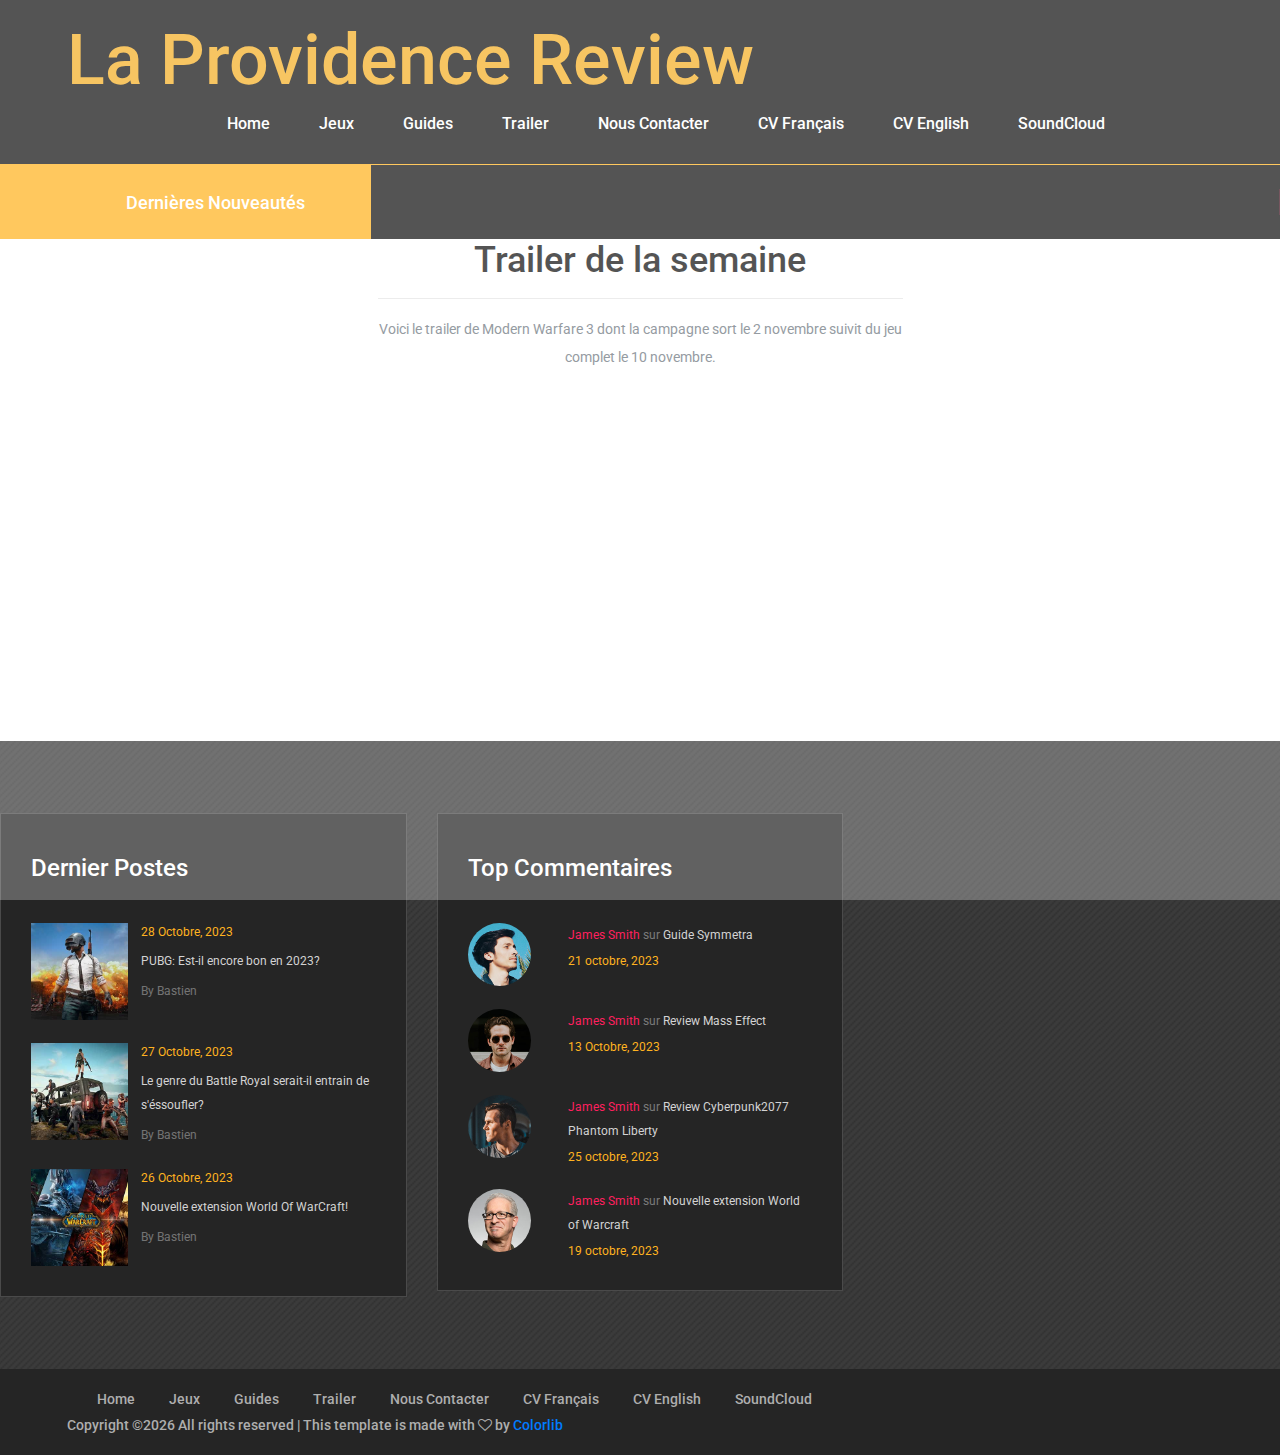
<file: youtube.html>
<!DOCTYPE html>
<html lang="en">
<head>
	<title>La Providence Review</title>
	<meta charset="UTF-8">
	<meta name="description" content="Game Warrior Template">
	<meta name="keywords" content="warrior, game, creative, html">
	<meta name="viewport" content="width=device-width, initial-scale=1.0">
	<!-- Favicon -->   
	<link href="img/favicon.jpg" rel="shortcut icon"/>

	<!-- Google Fonts -->
	<link href="https://fonts.googleapis.com/css?family=Roboto:400,400i,500,500i,700,700i" rel="stylesheet">

	<!-- Stylesheets -->
	<link rel="stylesheet" href="css/bootstrap.min.css"/>
	<link rel="stylesheet" href="css/font-awesome.min.css"/>
	<link rel="stylesheet" href="css/owl.carousel.css"/>
	<link rel="stylesheet" href="css/style.css"/>
	<link rel="stylesheet" href="css/animate.css"/>


	<!--[if lt IE 9]>
	  <script src="https://oss.maxcdn.com/html5shiv/3.7.2/html5shiv.min.js"></script>
	  <script src="https://oss.maxcdn.com/respond/1.4.2/respond.min.js"></script>
	<![endif]-->

</head>
<body>
	<!-- Page Preloder -->
	<div id="preloder">
		<div class="loader"></div>
	</div>

	<!-- Header section -->
	<header class="header-section">
		<div class="container">
			<!-- logo -->
			<a class="site-logo" href="index.html">
				<h1 style="color: #f4af26;">La Providence Review</h1>
			</a>
			</div>
			<!-- responsive -->
			<div class="nav-switch">
				<i class="fa fa-bars"></i>
			</div>
			<!-- site menu -->
			<nav class="main-menu">
				<ul>
					<li><a href="index.html">Home</a></li>
					<li><a href="images.html">Jeux</a></li>
					<li><a href="guides.html">Guides</a></li>
					<li><a href="youtube.html">Trailer</a></li>
					<li><a href="contact.html">Nous Contacter</a></li>
					<li><a href="CV/CV_FR/CV_FR.html">CV Français</a></li>
					<li><a href="CV/CV_EN/CV_EN.html">CV English</a></li>
					<li><a href="soundcloud.html">SoundCloud</a></li>
				</ul>
			</nav>
		</div>
	</header>
	<!-- Header section end -->


	<!-- Latest news section -->
	<div class="latest-news-section">
		<div class="ln-title">Dernières Nouveautés</div>
		<div class="news-ticker">
			<div class="news-ticker-contant">
				<div class="nt-item"><span class="new">new</span>Un nouveau Call of Duty en développement pour 2024 !</div>
				<div class="nt-item"><span class="strategy">stratégie</span>Le nouveau DLC de Civilization VI disponible !</div>
				<div class="nt-item"><span class="racing">racing</span>Beta ouverte de Forza Horizon 6 disponible Aujourd'hui !</div>
			</div>
		</div>
	</div>
	<!-- Latest news section end -->


<!-- Youtube-->
        <section class="page-section" id="youtube">
            <div class="container px-4 px-lg-5">
                <div class="row gx-4 gx-lg-5 justify-content-center">
                    <div class="col-lg-8 col-xl-6 text-center">
                        <h2 class="mt-0">Trailer de la semaine</h2>
                        <hr class="divider" />
                        <p class="text-muted mb-5">Voici le trailer de Modern Warfare 3 dont la campagne sort le 2 novembre suivit du jeu  complet le 10 novembre.</p>
						<iframe width="560" height="315" src="https://www.youtube.com/embed/f5RwCwFf-34?si=uvtxIc6tDmQWu6hC" title="YouTube video player" frameborder="0" allow="accelerometer; autoplay; clipboard-write; encrypted-media; gyroscope; picture-in-picture; web-share" allowfullscreen></iframe>                    </div>
                </div>
            </div>
        </section>
        <!-- Fin Youtube -->

	<!-- Footer top section -->
	<section class="footer-top-section">
	</div>
	<div class="row">
		<div class="col-lg-4 col-md-6">
			<div class="footer-widget mb-5 mb-md-0">
				<h4 class="fw-title">Dernier Postes</h4>
			<div class="latest-blog">
				<div class="lb-item">
					<div class="lb-thumb set-bg" data-setbg="img/latest-blog/1.jpg"></div>
					<div class="lb-content">
						<div class="lb-date">28 Octobre, 2023</div>
						<p>PUBG: Est-il encore bon en 2023?</p>
						<a href="#" class="lb-author">By Bastien</a>
					</div>
				</div>
				<div class="lb-item">
					<div class="lb-thumb set-bg" data-setbg="img/latest-blog/2.jpg"></div>
					<div class="lb-content">
						<div class="lb-date">27 Octobre, 2023</div>
						<p>Le genre du Battle Royal serait-il entrain de s'éssoufler?</p>
						<a href="#" class="lb-author">By Bastien</a>
					</div>
				</div>
				<div class="lb-item">
					<div class="lb-thumb set-bg" data-setbg="img/latest-blog/3.jpg"></div>
					<div class="lb-content">
						<div class="lb-date">26 Octobre, 2023</div>
						<p>Nouvelle extension World Of WarCraft!</p>
						<a href="#" class="lb-author">By Bastien</a>
					</div>
				</div>
				</div>
			</div>
		</div>
		<div class="col-lg-4 col-md-6">
			<div class="footer-widget">
				<h4 class="fw-title">Top Commentaires</h4>
				<div class="top-comment">
					<div class="tc-item">
						<div class="tc-thumb set-bg" data-setbg="img/authors/1.jpg"></div>
						<div class="tc-content">
							<p><a href="#">James Smith</a> <span>sur</span>  Guide Symmetra</p>
							<div class="tc-date">21 octobre, 2023</div>
						</div>
					</div>
					<div class="tc-item">
						<div class="tc-thumb set-bg" data-setbg="img/authors/2.jpg"></div>
						<div class="tc-content">
							<p><a href="#">James Smith</a> <span>sur</span>  Review Mass Effect</p>
							<div class="tc-date">13 Octobre, 2023</div>
						</div>
					</div>
					<div class="tc-item">
						<div class="tc-thumb set-bg" data-setbg="img/authors/3.jpg"></div>
						<div class="tc-content">
							<p><a href="#">James Smith</a> <span>sur</span>  Review Cyberpunk2077 Phantom Liberty</p>
							<div class="tc-date">25 octobre, 2023</div>
						</div>
					</div>
					<div class="tc-item">
						<div class="tc-thumb set-bg" data-setbg="img/authors/4.jpg"></div>
						<div class="tc-content">
							<p><a href="#">James Smith</a> <span>sur</span>  Nouvelle extension World of Warcraft</p>
							<div class="tc-date">19 octobre, 2023</div>
						</div>
					</div>
				</div>
			</div>
		</div>
	</div>
</div>
</section>
<!-- Footer top section end -->

	
	<!-- Footer section -->
	<footer class="footer-section">
		<div class="container">
			<ul class="footer-menu">
				<li><a href="index.html">Home</a></li>
					<li><a href="images.html">Jeux</a></li>
					<li><a href="guides.html">Guides</a></li>
					<li><a href="youtube.html">Trailer</a></li>
					<li><a href="contact.html">Nous Contacter</a></li>
					<li><a href="CV/CV_FR/CV_FR.html">CV Français</a></li>
					<li><a href="CV/CV_EN/CV_EN.html">CV English</a></li>
					<li><a href="soundcloud.html">SoundCloud</a></li>

			</ul>
			<p class="copyright"><!-- Link back to Colorlib can't be removed. Template is licensed under CC BY 3.0. -->
Copyright &copy;<script>document.write(new Date().getFullYear());</script> All rights reserved | This template is made with <i class="fa fa-heart-o" aria-hidden="true"></i> by <a href="https://colorlib.com" target="_blank">Colorlib</a>
<!-- Link back to Colorlib can't be removed. Template is licensed under CC BY 3.0. -->
</p>
		</div>
	</footer>
	<!-- Footer section end -->


	<!--====== Javascripts & Jquery ======-->
	<script src="js/jquery-3.2.1.min.js"></script>
	<script src="js/bootstrap.min.js"></script>
	<script src="js/owl.carousel.min.js"></script>
	<script src="js/jquery.marquee.min.js"></script>
	<script src="js/main.js"></script>
    </body>
</html>
</file>
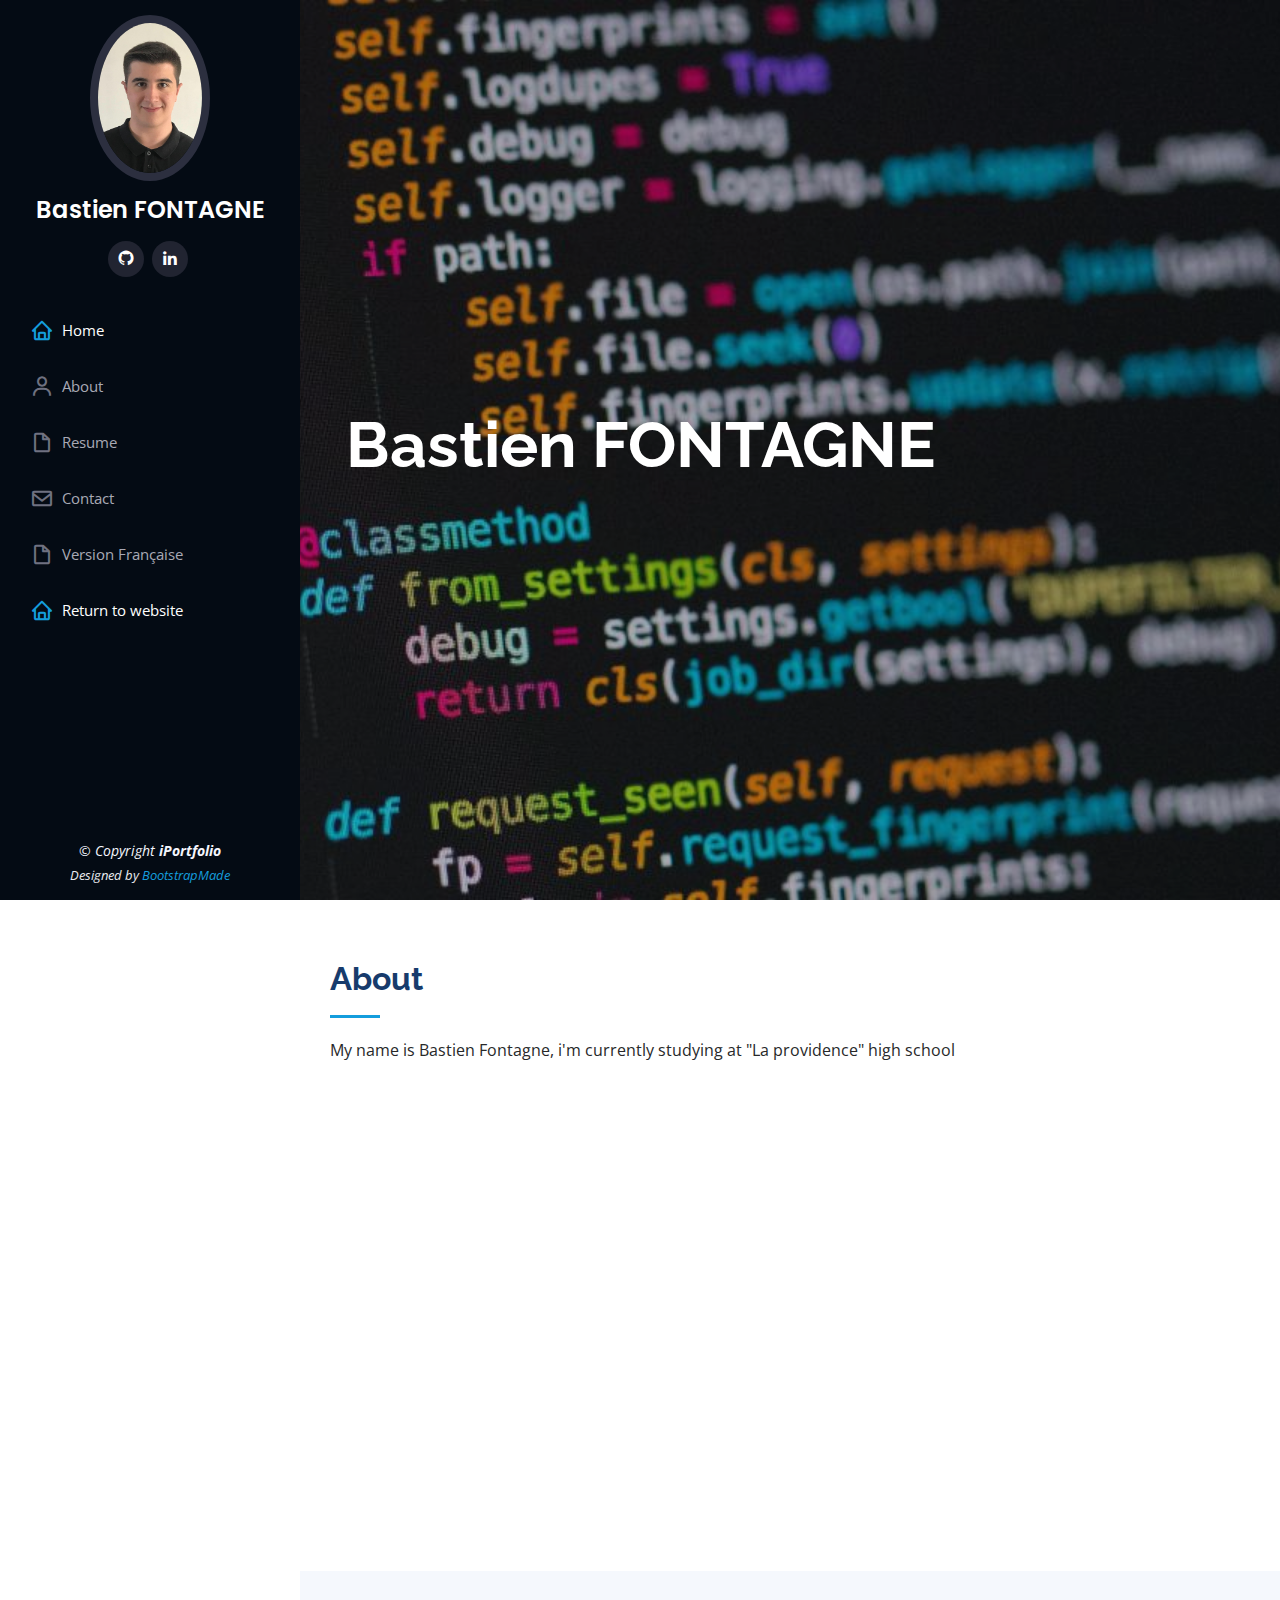
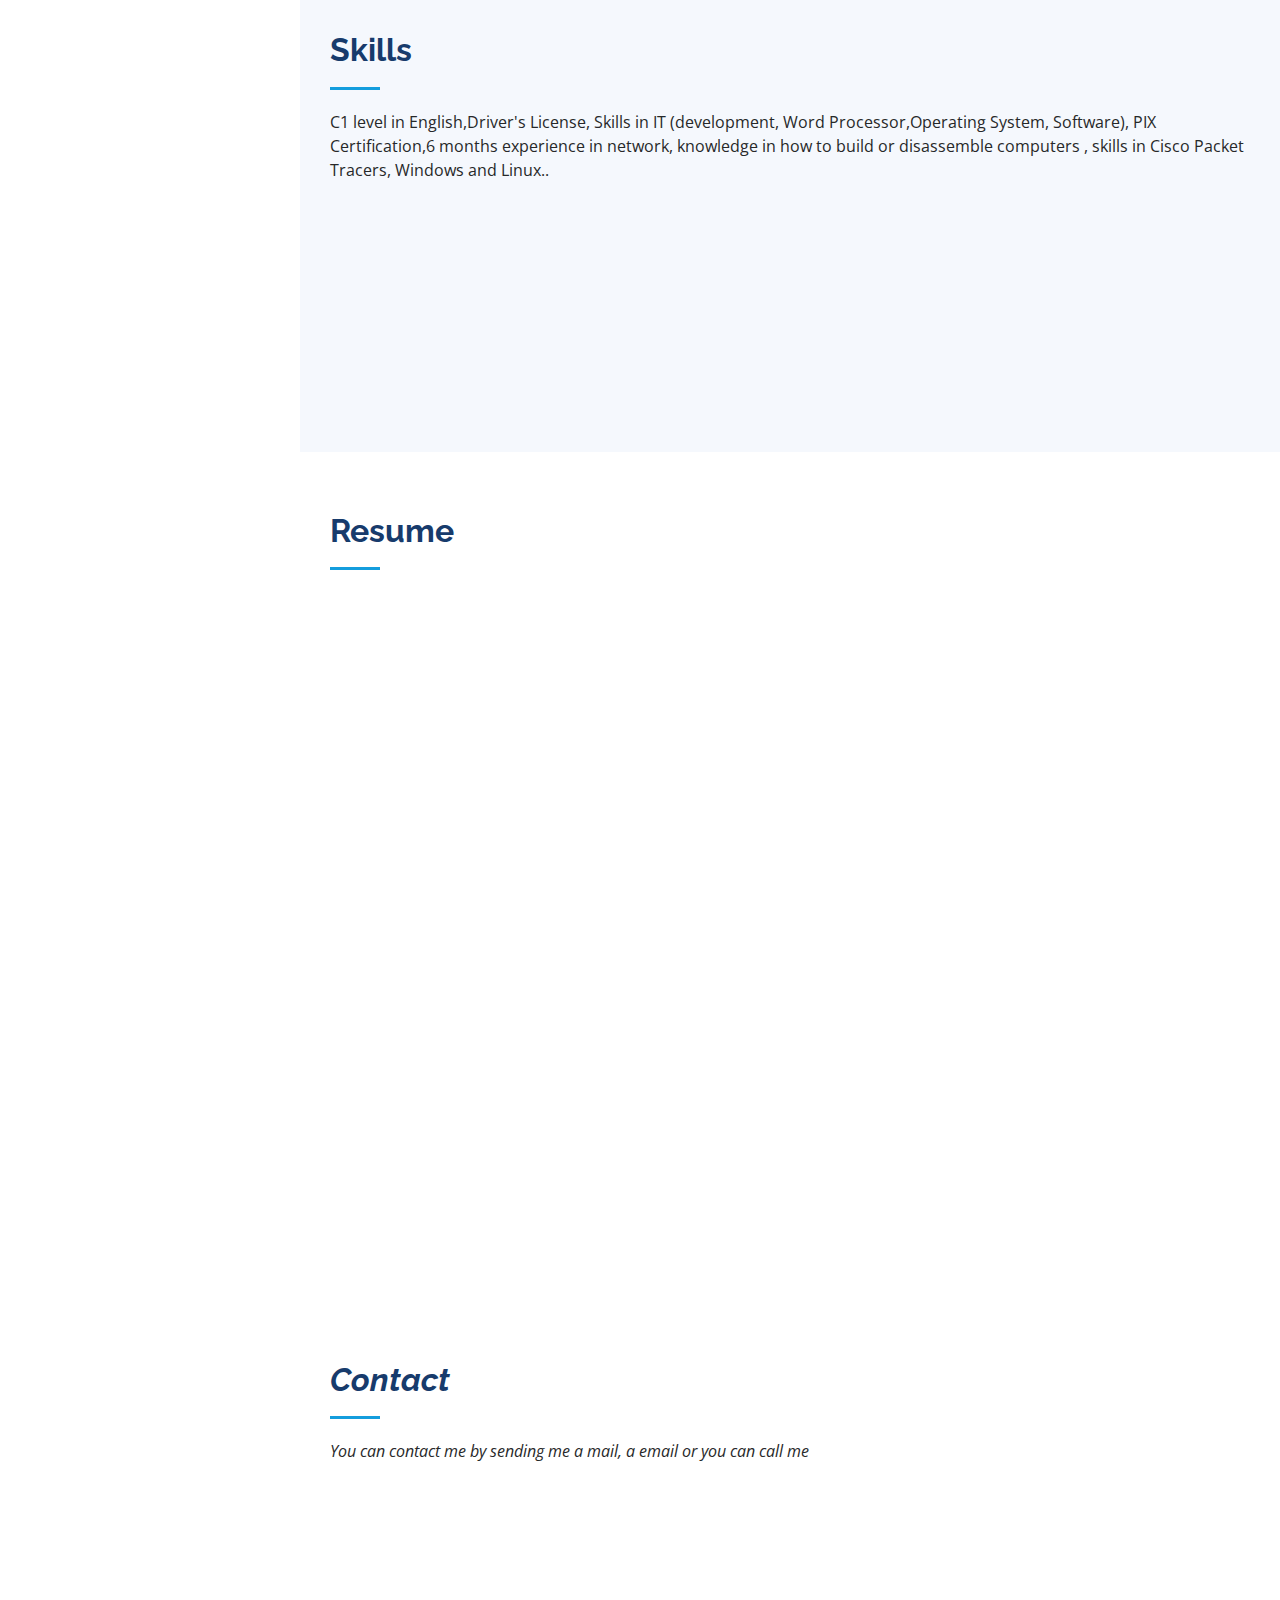
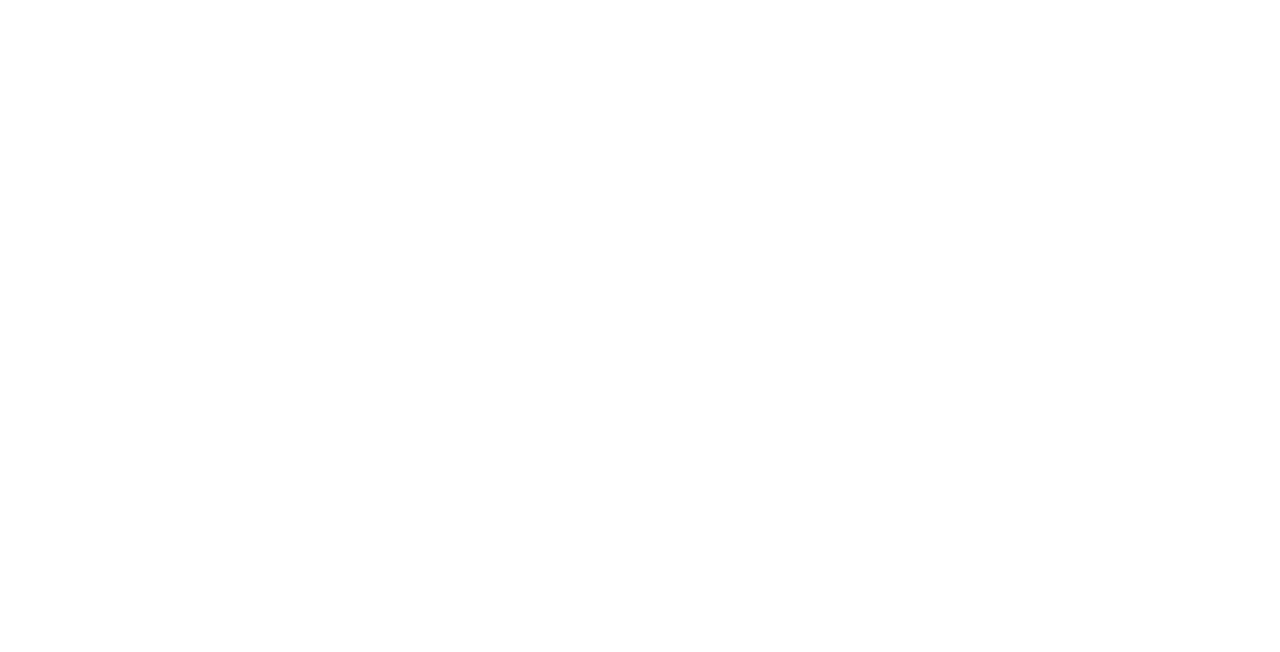
<file: CV/CV_EN/CV_EN.html>
<!DOCTYPE html>
<html lang="en">

<head>
  <meta charset="utf-8">
  <meta content="width=device-width, initial-scale=1.0" name="viewport">

  <title>CV Bastien Fontagne</title>
  <meta content="" name="description">
  <meta content="" name="keywords">

  <!-- Favicons -->
  <link href="assets/img/favicon.png" rel="icon">
  <link href="assets/img/apple-touch-icon.png" rel="apple-touch-icon">

  <!-- Google Fonts -->
  <link href="https://fonts.googleapis.com/css?family=Open+Sans:300,300i,400,400i,600,600i,700,700i|Raleway:300,300i,400,400i,500,500i,600,600i,700,700i|Poppins:300,300i,400,400i,500,500i,600,600i,700,700i" rel="stylesheet">

  <!-- Vendor CSS Files -->
  <link href="assets/vendor/aos/aos.css" rel="stylesheet">
  <link href="assets/vendor/bootstrap/css/bootstrap.min.css" rel="stylesheet">
  <link href="assets/vendor/bootstrap-icons/bootstrap-icons.css" rel="stylesheet">
  <link href="assets/vendor/boxicons/css/boxicons.min.css" rel="stylesheet">
  <link href="assets/vendor/glightbox/css/glightbox.min.css" rel="stylesheet">
  <link href="assets/vendor/swiper/swiper-bundle.min.css" rel="stylesheet">

  <!-- Template Main CSS File -->
  <link href="assets/css/style.css" rel="stylesheet">

  <!-- =======================================================
  * Template Name: iPortfolio
  * Updated: Sep 18 2023 with Bootstrap v5.3.2
  * Template URL: https://bootstrapmade.com/iportfolio-bootstrap-portfolio-websites-template/
  * Author: BootstrapMade.com
  * License: https://bootstrapmade.com/license/
  ======================================================== -->
</head>

<body>

  <!-- ======= Mobile nav toggle button ======= -->
  <i class="bi bi-list mobile-nav-toggle d-xl-none"></i>

  <!-- ======= Header ======= -->
  <header id="header">
    <div class="d-flex flex-column">

      <div class="profile">
        <img src="assets/img/profile-img.jpg" alt="" class="img-fluid rounded-circle">
        <h1 class="text-light"><a href="index.html">Bastien FONTAGNE</a></h1>
        <div class="social-links mt-3 text-center">
          <a href="https://github.com/Bastien-FONTAGNE" class="GitHub"><i class="bx bxl-github"></i></a>
          <a href="https://www.linkedin.com/in/bastien-fontagne-97a71a236/" class="linkedin"><i class="bx bxl-linkedin"></i></a>
        </div>
      </div>

      <nav id="navbar" class="nav-menu navbar">
        <ul>
          <li><a href="#hero" class="nav-link scrollto active"><i class="bx bx-home"></i> <span>Home</span></a></li>
          <li><a href="#about" class="nav-link scrollto"><i class="bx bx-user"></i> <span>About</span></a></li>
          <li><a href="#resume" class="nav-link scrollto"><i class="bx bx-file-blank"></i> <span>Resume</span></a></li>
          <li><a href="#contact" class="nav-link scrollto"><i class="bx bx-envelope"></i> <span>Contact</span></a></li>
          <li><a href="../CV_FR/CV_FR.html" class="nav-link scrollto"><i class="bx bx-file-blank"></i> <span>Version Française</span></a></li>
          <li><a href="../../index.html" class="nav-link scrollto active"><i class="bx bx-home"></i> <span>Return to website</span></a></li>
        </ul>
      </nav><!-- .nav-menu -->
    </div>
  </header><!-- End Header -->

  <!-- ======= Hero Section ======= -->
  <section id="hero" class="d-flex flex-column justify-content-center align-items-center">
    <div class="hero-container" data-aos="fade-in">
      <h1>Bastien FONTAGNE</h1>
    </div>
  </section><!-- End Hero -->

  <main id="main">

    <!-- ======= About Section ======= -->
    <section id="about" class="about">
      <div class="container">

        <div class="section-title">
          <h2>About</h2>
          <p>My name is Bastien Fontagne, i'm currently studying at "La providence" high school</p>
        </div>

        <div class="row">
          <div class="col-lg-4" data-aos="fade-right">
            <img src="assets/img/profile-img.jpg" class="img-fluid" alt="">
          </div>
          <div class="col-lg-8 pt-4 pt-lg-0 content" data-aos="fade-left">
            
            <p class="fst-italic">
            </p>
            <div class="row">
              <div class="col-lg-6">
                <ul>
                  <li><i class="bi bi-chevron-right"></i> <strong>Birthday:</strong> <span>10 May 2004</span></li>
                  <li><i class="bi bi-chevron-right"></i> <strong>Phone:</strong> <span>+33 6 48 74 09 81</span></li>
                  <li><i class="bi bi-chevron-right"></i> <strong>City:</strong> <span>Amiens, FRANCE</span></li>
                  <li><i class="bi bi-chevron-right"></i> <strong>Age:</strong> <span>19</span></li>
                  <li><i class="bi bi-chevron-right"></i> <strong>Degree:</strong> <span>High School Diploma in Technology</span></li>
                  <li><i class="bi bi-chevron-right"></i> <strong>Email:</strong> <span>fontagne.bastien1@gmail.com</span></li>
                </ul>
              </div>
            </div>
          </div>
        </div>

      </div>
    </section><!-- End About Section -->

    

    <!-- ======= Skills Section ======= -->
    <section id="skills" class="skills section-bg">
      <div class="container">

        <div class="section-title">
          <h2>Skills</h2>
          <p>C1 level in English,Driver's License, Skills in IT (development, Word Processor,Operating System, Software), PIX Certification,6 months experience in network, knowledge in how to build or disassemble computers , skills in Cisco Packet Tracers, Windows and Linux..
          </p>
        </div>

        <div class="row skills-content">

          <div class="col-lg-6" data-aos="fade-up">

            <div class="progress">
              <span class="skill">HTML <i class="val">50%</i></span>
              <div class="progress-bar-wrap">
                <div class="progress-bar" role="progressbar" aria-valuenow="50" aria-valuemin="0" aria-valuemax="100"></div>
              </div>
            </div>

            <div class="progress">
              <span class="skill">CSS <i class="val">40%</i></span>
              <div class="progress-bar-wrap">
                <div class="progress-bar" role="progressbar" aria-valuenow="40" aria-valuemin="0" aria-valuemax="100"></div>
              </div>
            </div>

            <div class="progress">
              <span class="skill">Linux <i class="val">70%</i></span>
              <div class="progress-bar-wrap">
                <div class="progress-bar" role="progressbar" aria-valuenow="70" aria-valuemin="0" aria-valuemax="100"></div>
              </div>
            </div>

          </div>

          <div class="col-lg-6" data-aos="fade-up" data-aos-delay="100">

            <div class="progress">
              <span class="skill">C/C++ <i class="val">20</i></span>
              <div class="progress-bar-wrap">
                <div class="progress-bar" role="progressbar" aria-valuenow="20" aria-valuemin="0" aria-valuemax="100"></div>
              </div>
            </div>

            <div class="progress">
              <span class="skill">English <i class="val">90%</i></span>
              <div class="progress-bar-wrap">
                <div class="progress-bar" role="progressbar" aria-valuenow="90" aria-valuemin="0" aria-valuemax="100"></div>
              </div>
            </div>

            <div class="progress">
              <span class="skill">Network <i class="val">55%</i></span>
              <div class="progress-bar-wrap">
                <div class="progress-bar" role="progressbar" aria-valuenow="55" aria-valuemin="0" aria-valuemax="100"></div>
              </div>
            </div>

          </div>

        </div>

      </div>
    </section><!-- End Skills Section -->

    <!-- ======= Resume Section ======= -->
    <section id="resume" class="resume">
      <div class="container">

        <div class="section-title">
          <h2>Resume</h2>
        </div>

        <div class="row">
          <div class="col-lg-6" data-aos="fade-up">
            <h3 class="resume-title">Education</h3>
            <div class="resume-item">
              <h4>BTEC Higher National Diploma (computer sciences for organization), sandwich course</h4>
              <h5>2022-2023</h5>
              <p><em>Interfor ATC, Amiens</em></p>
            </div>
            <div class="resume-item">
              <h4>High School Diploma in Technology</h4>
              <h5>2019 - 2022</h5>
              <p><em>High School Jean Racine, Montidier</em></p>
            </div>
            <div class="resume-item">
              <h4>CGSE obtained</h4>
              <h5>2015 - 2019</h5>
              <p><em>Middle school St-Vincent, Montdidier</em></p>
            </div>
          </div>
          <div class="col-lg-6" data-aos="fade-up" data-aos-delay="100">
            <h3 class="resume-title">Professional Experience</h3>
            <div class="resume-item">
              <h4>Sandwich course</h4>
              <h5>2022 - 2023</h5>
              <p><em>Amiens IT Services Department, Amiens, FRANCE </em></p>
              <ul>
                <li>Netowrk Administrator</li>
              </ul>
            </div>
            <div class="resume-item">
              <h4>Internship</h4>
              <h5>2019 - 2018</h5>
              <p><em>Police, Montdidier, FRANCE</em></p>
              <ul>
                <li>Discovery of the different professions of the Gendarmerie such as the BRI, the BR or the IT service</li>
              </ul>
            </div>
            <div class="resume-item">
              <h4>Internship</h4>
              <h5>2018 - 2018</h5>
              <p><em>Amiens City Hall, Amiens, FRANCE/em></p>
              <ul>
                <li>Discovery of the IT Services Department</li>  
              </ul>
            </div>
          </div>
        </div>

      </div>
    </section><!-- End Resume Section -->


    <!-- ======= Contact Section ======= -->
    <section id="contact" class="contact">
      <div class="container">

        <div class="section-title">
          <h2>Contact</h2>
          <p>You can contact me by sending me a mail, a email or you can call me</p>
        </div>

        <div class="row" data-aos="fade-in">

          <div class="col-lg-5 d-flex align-items-stretch">
            <div class="info">
              <div class="address">
                <i class="bi bi-geo-alt"></i>
                <h4>Location:</h4>
                <p>372 rue St-Fuscien Apt1, Amiens 80090, FRANCE</p>
              </div>

              <div class="email">
                <i class="bi bi-envelope"></i>
                <h4>Email:</h4>
                <p>fontagne.bastien1@gmail.com</p>
              </div>

              <div class="phone">
                <i class="bi bi-phone"></i>
                <h4>Call:</h4>
                <p>+33 6 48 74 09 81</p>
              </div>

              <iframe src="https://www.google.com/maps/embed/v1/place?q=place_id:ChIJ5yV8Q1aE50cRYg8suslU4vY&key=AIzaSyAyRU3N6ncj86ucLU4ZT9t8leoF47IB2Oo" frameborder="0" style="border:0; width: 100%; height: 290px;" allowfullscreen></iframe>
            </div>

          </div>

          <div class="col-lg-7 mt-5 mt-lg-0 d-flex align-items-stretch">
            <form action="forms/contact.php" method="post" role="form" class="php-email-form">
              <div class="row">
                <div class="form-group col-md-6">
                  <label for="name">Your Name</label>
                  <input type="text" name="name" class="form-control" id="name" required>
                </div>
                <div class="form-group col-md-6">
                  <label for="name">Your Email</label>
                  <input type="email" class="form-control" name="email" id="email" required>
                </div>
              </div>
              <div class="form-group">
                <label for="name">Subject</label>
                <input type="text" class="form-control" name="subject" id="subject" required>
              </div>
              <div class="form-group">
                <label for="name">Message</label>
                <textarea class="form-control" name="message" rows="10" required></textarea>
              </div>
              <div class="my-3">
                <div class="loading">Loading</div>
                <div class="error-message"></div>
                <div class="sent-message">Your message has been sent. Thank you!</div>
              </div>
              <div class="text-center"><button type="submit">Send Message</button></div>
            </form>
          </div>

        </div>

      </div>
    </section><!-- End Contact Section -->

  </main><!-- End #main -->

  <!-- ======= Footer ======= -->
  <footer id="footer">
    <div class="container">
      <div class="copyright">
        &copy; Copyright <strong><span>iPortfolio</span></strong>
      </div>
      <div class="credits">
        <!-- All the links in the footer should remain intact. -->
        <!-- You can delete the links only if you purchased the pro version. -->
        <!-- Licensing information: https://bootstrapmade.com/license/ -->
        <!-- Purchase the pro version with working PHP/AJAX contact form: https://bootstrapmade.com/iportfolio-bootstrap-portfolio-websites-template/ -->
        Designed by <a href="https://bootstrapmade.com/">BootstrapMade</a>
      </div>
    </div>
  </footer><!-- End  Footer -->

  <a href="#" class="back-to-top d-flex align-items-center justify-content-center"><i class="bi bi-arrow-up-short"></i></a>

  <!-- Vendor JS Files -->
  <script src="assets/vendor/purecounter/purecounter_vanilla.js"></script>
  <script src="assets/vendor/aos/aos.js"></script>
  <script src="assets/vendor/bootstrap/js/bootstrap.bundle.min.js"></script>
  <script src="assets/vendor/glightbox/js/glightbox.min.js"></script>
  <script src="assets/vendor/isotope-layout/isotope.pkgd.min.js"></script>
  <script src="assets/vendor/swiper/swiper-bundle.min.js"></script>
  <script src="assets/vendor/typed.js/typed.umd.js"></script>
  <script src="assets/vendor/waypoints/noframework.waypoints.js"></script>
  <script src="assets/vendor/php-email-form/validate.js"></script>

  <!-- Template Main JS File -->
  <script src="assets/js/main.js"></script>

</body>

</html>
</file>
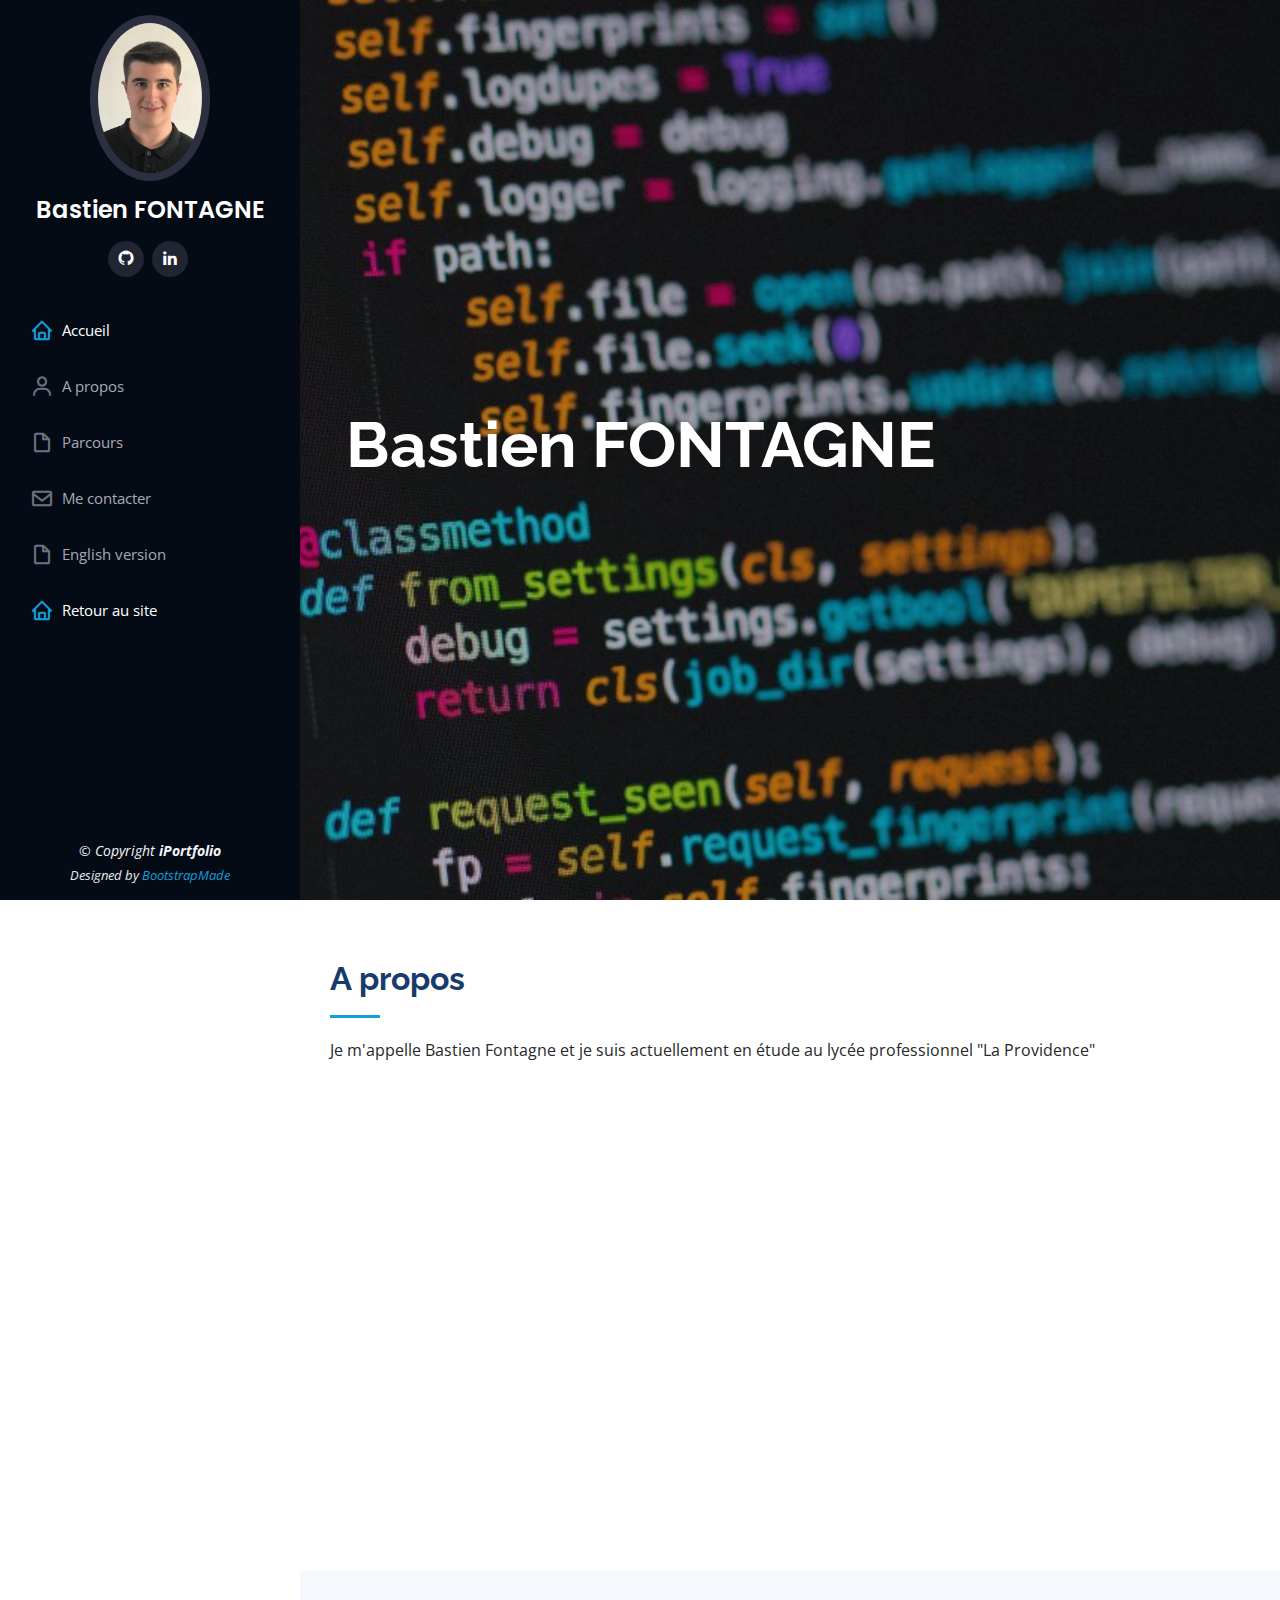
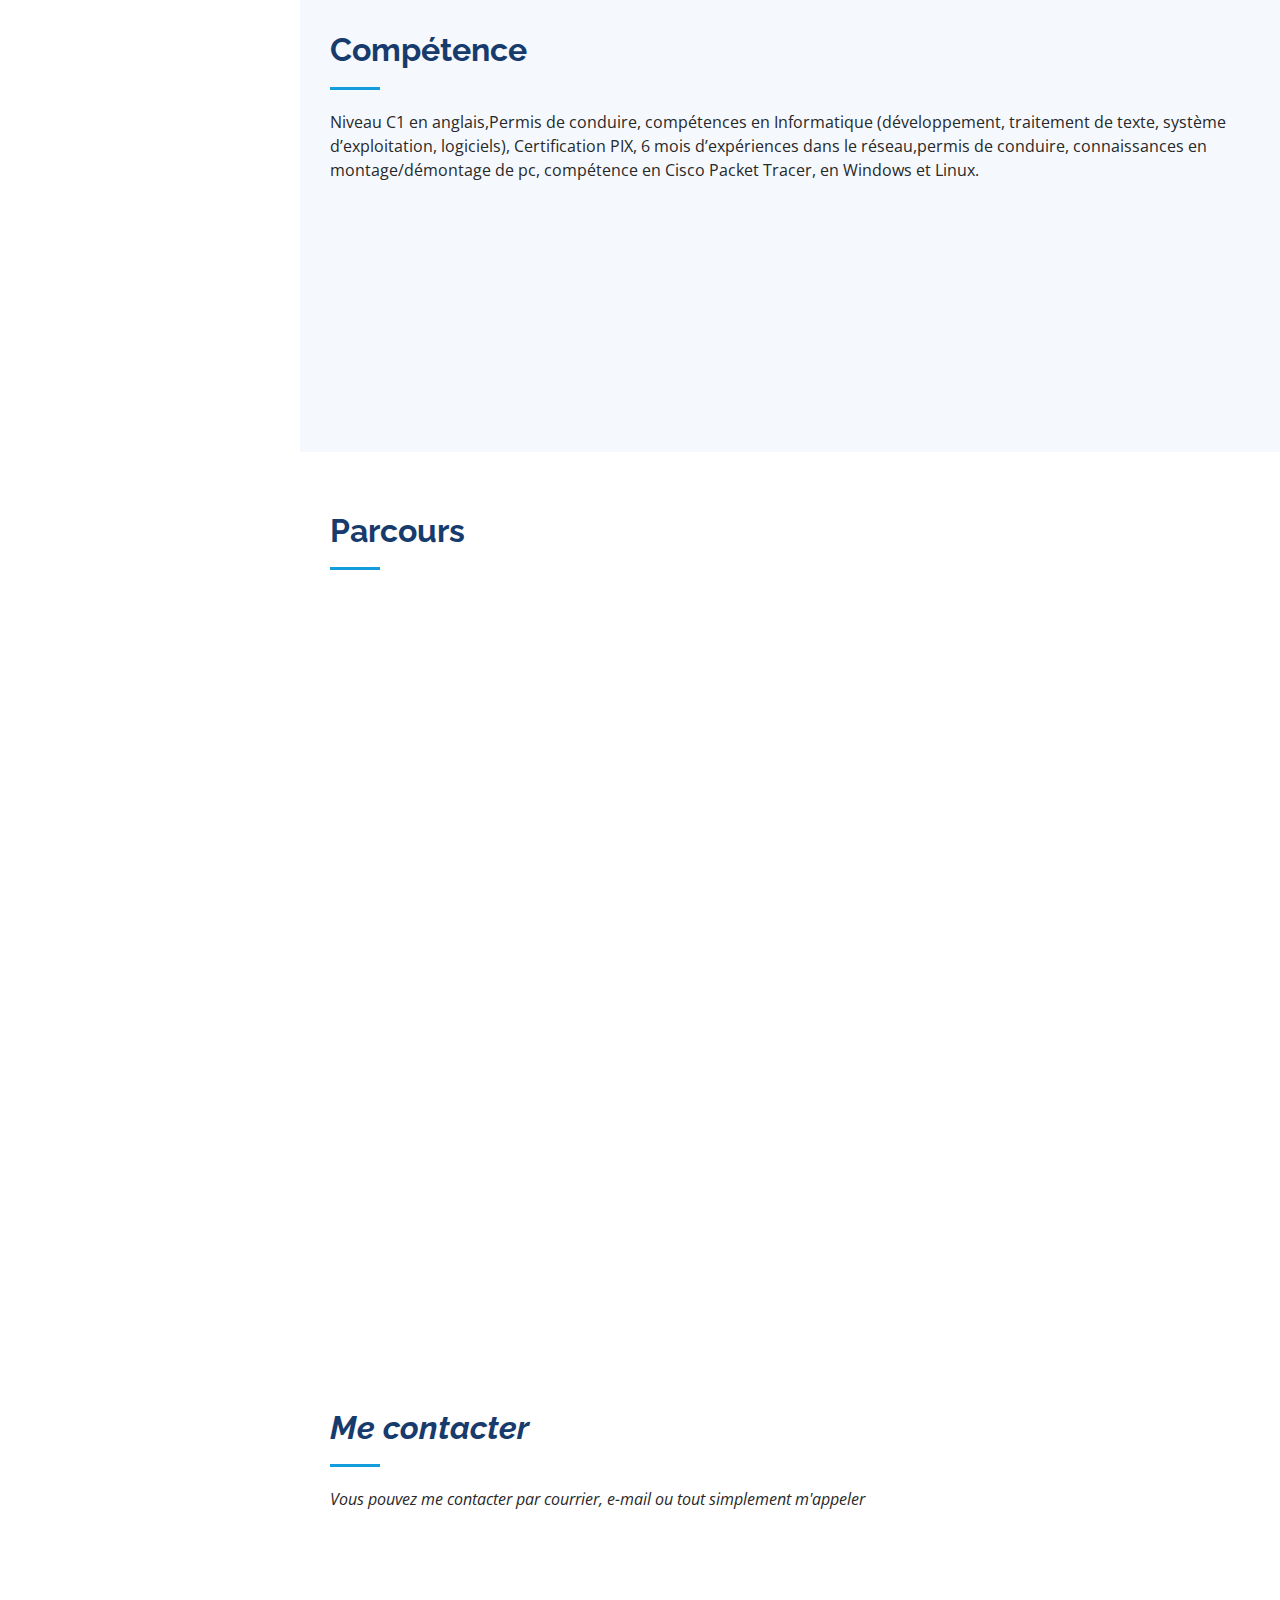
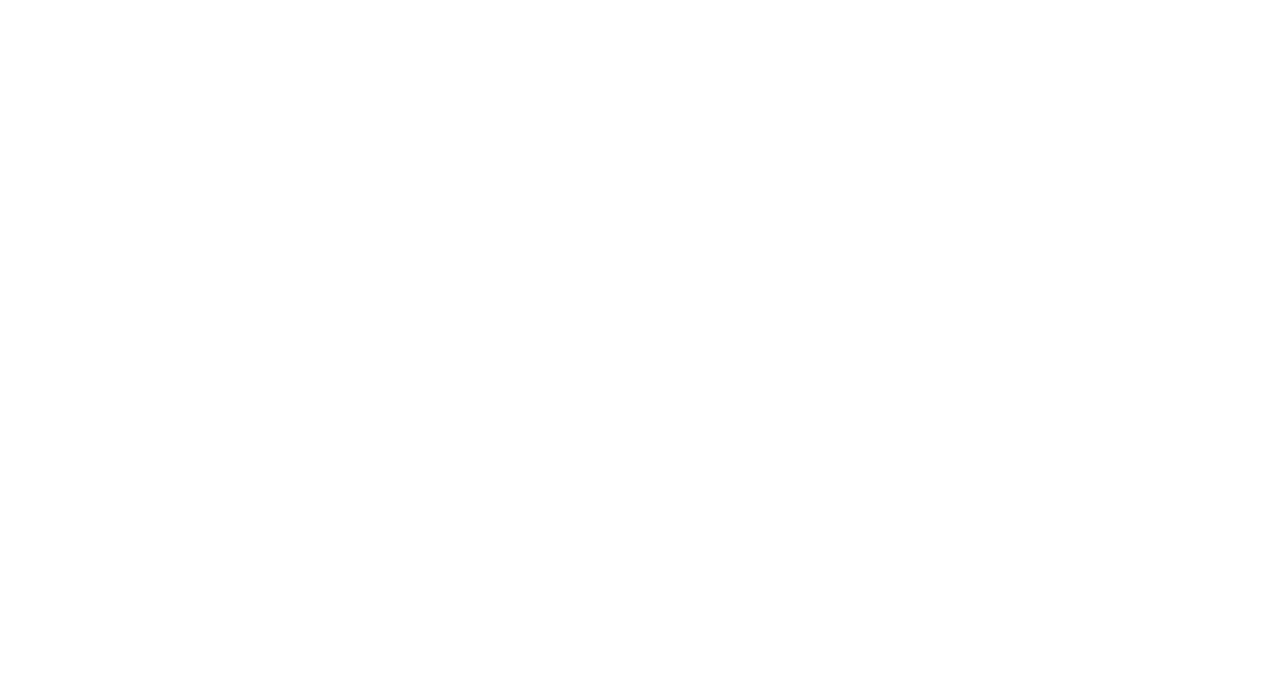
<file: CV/CV_FR/CV_FR.html>
<!DOCTYPE html>
<html lang="fr">

<head>
  <meta charset="utf-8">
  <meta content="width=device-width, initial-scale=1.0" name="viewport">

  <title>CV Bastien Fontagne</title>
  <meta content="" name="description">
  <meta content="" name="keywords">

  <!-- Favicons -->
  <link href="assets/img/favicon.png" rel="icon">
  <link href="assets/img/apple-touch-icon.png" rel="apple-touch-icon">

  <!-- Google Fonts -->
  <link href="https://fonts.googleapis.com/css?family=Open+Sans:300,300i,400,400i,600,600i,700,700i|Raleway:300,300i,400,400i,500,500i,600,600i,700,700i|Poppins:300,300i,400,400i,500,500i,600,600i,700,700i" rel="stylesheet">

  <!-- Vendor CSS Files -->
  <link href="assets/vendor/aos/aos.css" rel="stylesheet">
  <link href="assets/vendor/bootstrap/css/bootstrap.min.css" rel="stylesheet">
  <link href="assets/vendor/bootstrap-icons/bootstrap-icons.css" rel="stylesheet">
  <link href="assets/vendor/boxicons/css/boxicons.min.css" rel="stylesheet">
  <link href="assets/vendor/glightbox/css/glightbox.min.css" rel="stylesheet">
  <link href="assets/vendor/swiper/swiper-bundle.min.css" rel="stylesheet">

  <!-- Template Main CSS File -->
  <link href="assets/css/style.css" rel="stylesheet">

  <!-- =======================================================
  * Template Name: iPortfolio
  * Updated: Sep 18 2023 with Bootstrap v5.3.2
  * Template URL: https://bootstrapmade.com/iportfolio-bootstrap-portfolio-websites-template/
  * Author: BootstrapMade.com
  * License: https://bootstrapmade.com/license/
  ======================================================== -->
</head>

<body>

  <!-- ======= Mobile nav toggle button ======= -->
  <i class="bi bi-list mobile-nav-toggle d-xl-none"></i>

  <!-- ======= Header ======= -->
  <header id="header">
    <div class="d-flex flex-column">

      <div class="profile">
        <img src="assets/img/profile-img.jpg" alt="" class="img-fluid rounded-circle">
        <h1 class="text-light"><a href="index.html">Bastien FONTAGNE</a></h1>
        <div class="social-links mt-3 text-center">
          <a href="https://github.com/Bastien-FONTAGNE" class="GitHub"><i class="bx bxl-github"></i></a>
          <a href="https://www.linkedin.com/in/bastien-fontagne-97a71a236/" class="linkedin"><i class="bx bxl-linkedin"></i></a>
        </div>
      </div>

      <nav id="navbar" class="nav-menu navbar">
        <ul>
          <li><a href="#hero" class="nav-link scrollto active"><i class="bx bx-home"></i> <span>Accueil</span></a></li>
          <li><a href="#about" class="nav-link scrollto"><i class="bx bx-user"></i> <span>A propos</span></a></li>
          <li><a href="#resume" class="nav-link scrollto"><i class="bx bx-file-blank"></i> <span>Parcours</span></a></li>
          <li><a href="#contact" class="nav-link scrollto"><i class="bx bx-envelope"></i> <span>Me contacter</span></a></li>
          <li><a href="../CV_EN/CV_EN.html" class="nav-link scrollto"><i class="bx bx-file-blank"></i> <span>English version</span></a></li>
          <li><a href="../../index.html" class="nav-link scrollto active"><i class="bx bx-home"></i> <span>Retour au site</span></a></li>
        </ul>
      </nav><!-- .nav-menu -->
    </div>
  </header><!-- End Header -->

  <!-- ======= Hero Section ======= -->
  <section id="hero" class="d-flex flex-column justify-content-center align-items-center">
    <div class="hero-container" data-aos="fade-in">
      <h1>Bastien FONTAGNE</h1>
    </div>
  </section><!-- End Hero -->

  <main id="main">

    <!-- ======= About Section ======= -->
    <section id="about" class="about">
      <div class="container">

        <div class="section-title">
          <h2>A propos</h2>
          <p>Je m'appelle Bastien Fontagne et je suis actuellement en étude au lycée professionnel "La Providence"</p>
        </div>

        <div class="row">
          <div class="col-lg-4" data-aos="fade-right">
            <img src="assets/img/profile-img.jpg" class="img-fluid" alt="">
          </div>
          <div class="col-lg-8 pt-4 pt-lg-0 content" data-aos="fade-left">
            
            <p class="fst-italic">
            </p>
            <div class="row">
              <div class="col-lg-6">
                <ul>
                  <li><i class="bi bi-chevron-right"></i> <strong>Date de naissance:</strong> <span>10 Mai 2004</span></li>
                  <li><i class="bi bi-chevron-right"></i> <strong>Téléphone:</strong> <span>+33 6 48 74 09 81</span></li>
                  <li><i class="bi bi-chevron-right"></i> <strong>Ville:</strong> <span>Amiens, FRANCE</span></li>
                  <li><i class="bi bi-chevron-right"></i> <strong>Age:</strong> <span>19 ans</span></li>
                  <li><i class="bi bi-chevron-right"></i> <strong>Diplome:</strong> <span>BAC STI2D</span></li>
                  <li><i class="bi bi-chevron-right"></i> <strong>Email:</strong> <span>fontagne.bastien1@gmail.com</span></li>
                </ul>
              </div>
            </div>
          </div>
        </div>

      </div>
    </section><!-- End About Section -->

    

    <!-- ======= Skills Section ======= -->
    <section id="skills" class="skills section-bg">
      <div class="container">

        <div class="section-title">
          <h2>Compétence</h2>
          <p>Niveau C1 en anglais,Permis de conduire, compétences en Informatique (développement, traitement de texte, système d’exploitation, logiciels), Certification PIX, 6 mois d’expériences dans le réseau,permis de conduire, connaissances en montage/démontage de pc, compétence en Cisco Packet Tracer, en Windows et Linux.

          </p>
        </div>

        <div class="row skills-content">

          <div class="col-lg-6" data-aos="fade-up">

            <div class="progress">
              <span class="skill">HTML <i class="val">50%</i></span>
              <div class="progress-bar-wrap">
                <div class="progress-bar" role="progressbar" aria-valuenow="50" aria-valuemin="0" aria-valuemax="100"></div>
              </div>
            </div>

            <div class="progress">
              <span class="skill">CSS <i class="val">40%</i></span>
              <div class="progress-bar-wrap">
                <div class="progress-bar" role="progressbar" aria-valuenow="40" aria-valuemin="0" aria-valuemax="100"></div>
              </div>
            </div>

            <div class="progress">
              <span class="skill">Linux <i class="val">70%</i></span>
              <div class="progress-bar-wrap">
                <div class="progress-bar" role="progressbar" aria-valuenow="70" aria-valuemin="0" aria-valuemax="100"></div>
              </div>
            </div>

          </div>

          <div class="col-lg-6" data-aos="fade-up" data-aos-delay="100">

            <div class="progress">
              <span class="skill">C/C++ <i class="val">20</i></span>
              <div class="progress-bar-wrap">
                <div class="progress-bar" role="progressbar" aria-valuenow="20" aria-valuemin="0" aria-valuemax="100"></div>
              </div>
            </div>

            <div class="progress">
              <span class="skill">Anglais <i class="val">90%</i></span>
              <div class="progress-bar-wrap">
                <div class="progress-bar" role="progressbar" aria-valuenow="90" aria-valuemin="0" aria-valuemax="100"></div>
              </div>
            </div>

            <div class="progress">
              <span class="skill">réseau <i class="val">55%</i></span>
              <div class="progress-bar-wrap">
                <div class="progress-bar" role="progressbar" aria-valuenow="55" aria-valuemin="0" aria-valuemax="100"></div>
              </div>
            </div>

          </div>

        </div>

      </div>
    </section><!-- End Skills Section -->

    <!-- ======= Resume Section ======= -->
    <section id="resume" class="resume">
      <div class="container">

        <div class="section-title">
          <h2>Parcours</h2>
        </div>

        <div class="row">
          <div class="col-lg-6" data-aos="fade-up">
            <h3 class="resume-title">Formation</h3>
            <div class="resume-item">
              <h4>BTS SIO (services informatique aux organisation) en alternance</h4>
              <h5>2022-2023</h5>
              <p><em>Interfor CFA, Amiens</em></p>
            </div>
            <div class="resume-item">
              <h4>Baccalauréat STI2D</h4>
              <h5>2019 - 2022</h5>
              <p><em>Lycée Jean Racine, Montidier</em></p>
            </div>
            <div class="resume-item">
              <h4>Brevet des collèges</h4>
              <h5>2015 - 2019</h5>
              <p><em>Collège St-Vincent, Montdidier</em></p>
            </div>
          </div>
          <div class="col-lg-6" data-aos="fade-up" data-aos-delay="100">
            <h3 class="resume-title">Experience professionnel</h3>
            <div class="resume-item">
              <h4>Alternance</h4>
              <h5>2022 - 2023</h5>
              <p><em>Direction des services d'information de la mairie d'Amiens, Amiens, FRANCE </em></p>
              <ul>
                <li>Administrateur réseau</li>
              </ul>
            </div>
            <div class="resume-item">
              <h4>Stage</h4>
              <h5>2019 - 2018</h5>
              <p><em>Gendarmerie, Montdidier, FRANCE</em></p>
              <ul>
                <li>Découverte des différents métiers de la Gendarmerie comme la BRI, la BR ou le service informatique </li>
              </ul>
            </div>
            <div class="resume-item">
              <h4>Stage</h4>
              <h5>2018 - 2018</h5>
              <p><em>Direction des services d'information de la mairie d'Amiens, Amiens, FRANCE/em></p>
              <ul>
                <li>Découverte de la D.S.I</li>  
              </ul>
            </div>
          </div>
        </div>

      </div>
    </section><!-- End Resume Section -->


    <!-- ======= Contact Section ======= -->
    <section id="contact" class="contact">
      <div class="container">

        <div class="section-title">
          <h2>Me contacter</h2>
          <p>Vous pouvez me contacter par courrier, e-mail ou tout simplement m'appeler</p>
        </div>

        <div class="row" data-aos="fade-in">

          <div class="col-lg-5 d-flex align-items-stretch">
            <div class="info">
              <div class="address">
                <i class="bi bi-geo-alt"></i>
                <h4>Addresse:</h4>
                <p>372 rue St-Fuscien Apt1, Amiens 80090, FRANCE</p>
              </div>

              <div class="email">
                <i class="bi bi-envelope"></i>
                <h4>Email:</h4>
                <p>fontagne.bastien1@gmail.com</p>
              </div>

              <div class="phone">
                <i class="bi bi-phone"></i>
                <h4>Appeler-moi:</h4>
                <p>+33 6 48 74 09 81</p>
              </div>

              <iframe src="https://www.google.com/maps/embed/v1/place?q=place_id:ChIJ5yV8Q1aE50cRYg8suslU4vY&key=AIzaSyAyRU3N6ncj86ucLU4ZT9t8leoF47IB2Oo" frameborder="0" style="border:0; width: 100%; height: 290px;" allowfullscreen></iframe>
            </div>

          </div>

          <div class="col-lg-7 mt-5 mt-lg-0 d-flex align-items-stretch">
            <form action="forms/contact.php" method="post" role="form" class="php-email-form">
              <div class="row">
                <div class="form-group col-md-6">
                  <label for="name">Votre nom</label>
                  <input type="text" name="name" class="form-control" id="name" required>
                </div>
                <div class="form-group col-md-6">
                  <label for="name">Votre Email</label>
                  <input type="email" class="form-control" name="email" id="email" required>
                </div>
              </div>
              <div class="form-group">
                <label for="name">Sujets</label>
                <input type="text" class="form-control" name="subject" id="subject" required>
              </div>
              <div class="form-group">
                <label for="name">Message</label>
                <textarea class="form-control" name="message" rows="10" required></textarea>
              </div>
              <div class="my-3">
                <div class="loading">Chargement</div>
                <div class="error-message"></div>
                <div class="sent-message">Votre message a était envoyer merci!</div>
              </div>
              <div class="text-center"><button type="submit">Envoyer message</button></div>
            </form>
          </div>

        </div>

      </div>
    </section><!-- End Contact Section -->

  </main><!-- End #main -->

  <!-- ======= Footer ======= -->
  <footer id="footer">
    <div class="container">
      <div class="copyright">
        &copy; Copyright <strong><span>iPortfolio</span></strong>
      </div>
      <div class="credits">
        <!-- All the links in the footer should remain intact. -->
        <!-- You can delete the links only if you purchased the pro version. -->
        <!-- Licensing information: https://bootstrapmade.com/license/ -->
        <!-- Purchase the pro version with working PHP/AJAX contact form: https://bootstrapmade.com/iportfolio-bootstrap-portfolio-websites-template/ -->
        Designed by <a href="https://bootstrapmade.com/">BootstrapMade</a>
      </div>
    </div>
  </footer><!-- End  Footer -->

  <a href="#" class="back-to-top d-flex align-items-center justify-content-center"><i class="bi bi-arrow-up-short"></i></a>

  <!-- Vendor JS Files -->
  <script src="assets/vendor/purecounter/purecounter_vanilla.js"></script>
  <script src="assets/vendor/aos/aos.js"></script>
  <script src="assets/vendor/bootstrap/js/bootstrap.bundle.min.js"></script>
  <script src="assets/vendor/glightbox/js/glightbox.min.js"></script>
  <script src="assets/vendor/isotope-layout/isotope.pkgd.min.js"></script>
  <script src="assets/vendor/swiper/swiper-bundle.min.js"></script>
  <script src="assets/vendor/typed.js/typed.umd.js"></script>
  <script src="assets/vendor/waypoints/noframework.waypoints.js"></script>
  <script src="assets/vendor/php-email-form/validate.js"></script>

  <!-- Template Main JS File -->
  <script src="assets/js/main.js"></script>

</body>

</html>
</file>
<file: css/style.css>
/* =================================
------------------------------------
  Game Warrior Template
  Version: 1.0
 ------------------------------------ 
 ====================================*/

/*---------------------------*/
/* Template default CSS
/*---------------------------*/

html,
body {
	height: 100%;
	font-family: 'Roboto', sans-serif;
	-webkit-font-smoothing: antialiased;
	font-smoothing: antialiased;
}

h1,
h2,
h3,
h4,
h5,
h6 {
	margin: 0;
	font-weight: 500;
	color: #131313;
}

h1 {
	font-size: 70px;
}

h2 {
	font-size: 36px;
}

h3 {
	font-size: 30px;
}

h4 {
	font-size: 24px;
}

h5 {
	font-size: 20px;
}

h6 {
	font-size: 16px;
}

p {
	font-size: 14px;
	color: #878787;
	line-height: 2;
}

img {
	max-width: 100%;
}

input:focus,
select:focus,
button:focus,
textarea:focus {
	outline: none;
}

a:hover,
a:focus {
	text-decoration: none;
	outline: none;
}

ul,
ol {
	padding: 0;
	margin: 0;
}

/*---------------------
  Helper CSS
-----------------------*/

.section-title {
	text-align: center;
	margin-bottom: 75px;
}

.section-title h2 {
	padding-top: 10px;
	font-size: 36px;
}

.set-bg {
	background-repeat: no-repeat;
	background-size: cover;
	background-position: top center;
}

.spad {
	padding-top: 97px;
	padding-bottom: 97px;
}

.text-white h1,
.text-white h2,
.text-white h3,
.text-white h4,
.text-white h5,
.text-white h6,
.text-white p,
.text-white span,
.text-white li,
.text-white a {
	color: #fff;
}

.rating i {
	color: #fbb710;
}

.rating .is-fade {
	color: #e0e3e4;
}

/*---------------------
  Commom elements
-----------------------*/

/* buttons */
.site-btn {
	display: inline-block;
	text-align: center;
	font-size: 15px;
	color: #131313;
	padding: 16px 30px;
	min-width: 153px;
	border-radius: 50px;
	font-weight: 500;
	border: none;
	background: #ffb320;
	cursor: pointer;
}

.site-btn.btn-sm {
	padding: 10px 30px;
	min-width: 163px;
}

.site-btn:hover {
	color: #131313;
}

.cata {
	display: inline-block;
	text-transform: uppercase;
	font-size: 12px;
	font-weight: 500;
	color: #fff;
	padding: 6px 25px;
}

.cata.new {
	background: #ff205f;
}

.cata.strategy {
	background: #4eae60;
}

.cata.racing {
	background: #694eae;
}

.cata.adventure {
	background: #40abf5;
}

/* Preloder */
#preloder {
	position: fixed;
	width: 100%;
	height: 100%;
	top: 0;
	left: 0;
	z-index: 999999;
	background: #fff;
}

.loader {
	width: 40px;
	height: 40px;
	position: absolute;
	top: 50%;
	left: 50%;
	margin-top: -13px;
	margin-left: -13px;
	border-radius: 60px;
	animation: loader 0.8s linear infinite;
	-webkit-animation: loader 0.8s linear infinite;
}

@keyframes loader {
	0% {
		-webkit-transform: rotate(0deg);
		transform: rotate(0deg);
		border: 4px solid #f44336;
		border-left-color: transparent;
	}
	50% {
		-webkit-transform: rotate(180deg);
		transform: rotate(180deg);
		border: 4px solid #673ab7;
		border-left-color: transparent;
	}
	100% {
		-webkit-transform: rotate(360deg);
		transform: rotate(360deg);
		border: 4px solid #f44336;
		border-left-color: transparent;
	}
}

@-webkit-keyframes loader {
	0% {
		-webkit-transform: rotate(0deg);
		border: 4px solid #f44336;
		border-left-color: transparent;
	}
	50% {
		-webkit-transform: rotate(180deg);
		border: 4px solid #673ab7;
		border-left-color: transparent;
	}
	100% {
		-webkit-transform: rotate(360deg);
		border: 4px solid #f44336;
		border-left-color: transparent;
	}
}

/*------------------
  Header section
---------------------*/

.header-section {
	background: #131313;
	clear: both;
	overflow: hidden;
	padding: 18px 0;
	border-bottom: 1px solid #ffb320;
}


.user-panel {
	float: right;
	font-weight: 500;
	background: #ffb320;
	padding: 8px 28px;
	border-radius: 30px;
}

.user-panel a {
	font-size: 14px;
	color: #131313;
}

.main-menu {
	float: right;
	margin-right: 170px;
}

.main-menu ul {
	list-style: none;
}

.main-menu ul li {
	display: inline;
}

.main-menu ul li a {
	display: inline-block;
	font-size: 16px;
	color: #fff;
	margin-left: 35px;
	font-weight: 500;
	padding: 10px 5px;
}

.main-menu ul li a:hover {
	color: #ffb320;
}

.header-btn {
	float: right;
	margin-right: 0;
}

.nav-switch {
	display: none;
}

/*------------------
  Hero Section
---------------------*/

.hero-slider .hs-item {
	height: 865px;
	display: table;
	width: 100%;
}

.hero-slider .hs-text {
	display: table-cell;
	vertical-align: middle;
}

.hero-slider .hs-text h2 {
	color: #fff;
	font-weight: 400;
	font-size: 60px;
	margin-bottom: 30px;
	position: relative;
	top: -80px;
	opacity: 0;
}

.hero-slider .hs-text h2 span {
	color: #ffb320;
}

.hero-slider .hs-text p {
	color: #fff;
	margin-bottom: 30px;
	position: relative;
	position: relative;
	top: -90px;
	opacity: 0;
}

.hero-slider .hs-text .site-btn {
	position: relative;
	top: -100px;
	opacity: 0;
}

.hero-slider .owl-item.active .hs-item h2,
.hero-slider .owl-item.active .hs-item p,
.hero-slider .owl-item.active .hs-item .site-btn {
	top: 0;
	opacity: 1;
}

.hero-slider .owl-item.active .hs-item h2 {
	-webkit-transition: all 0.5s ease 1s;
	-o-transition: all 0.5s ease 1s;
	transition: all 0.5s ease 1s;
}

.hero-slider .owl-item.active .hs-item p {
	-webkit-transition: all 0.5s ease 0.8s;
	-o-transition: all 0.5s ease 0.8s;
	transition: all 0.5s ease 0.8s;
}

.hero-slider .owl-item.active .hs-item .site-btn {
	-webkit-transition: all 0.5s ease 0.6s;
	-o-transition: all 0.5s ease 0.6s;
	transition: all 0.5s ease 0.6s;
}

.hero-slider .owl-dots {
	position: relative;
	max-width: 1146px;
	margin: -33px auto 0;
	top: -67px;
	z-index: 5;
}

.hero-slider .owl-dots .owl-dot {
	display: inline-block;
	margin-right: 13px;
	width: 33px;
	height: 33px;
	font-size: 14px;
	font-weight: 500;
	text-align: center;
	padding-top: 7px;
	border-radius: 40px;
	background: #dbe2ec;
}

.hero-slider .owl-dots .owl-dot.active {
	background: #ffb320;
}

/*---------------------
  Latest News section
-----------------------*/

.latest-news-section {
	overflow: hidden;
	display: block;
	clear: both;
	background: #131313;
	padding: 24px 0;
	position: relative;
}

.ln-title {
	position: absolute;
	height: 100%;
	width: 29%;
	left: 0;
	top: 0;
	text-align: right;
	padding-top: 24px;
	padding-right: 66px;
	font-size: 18px;
	font-weight: 500;
	color: #fff;
	background: #ffb320;
	z-index: 1;
}

.news-ticker {
	width: 71%;
	float: right;
	overflow: hidden;
	display: inline-block;
}

.news-ticker-contant .nt-item {
	margin-right: 35px;
	color: #fff;
	display: inline-block;
}

.news-ticker-contant .nt-item span {
	margin-right: 35px;
	display: inline-block;
	text-transform: uppercase;
	font-size: 12px;
	font-weight: 500;
	color: #fff;
	padding: 4px 20px;
}

.news-ticker-contant .nt-item span.new {
	background: #ff205f;
}

.news-ticker-contant .nt-item span.strategy {
	background: #4eae60;
}

.news-ticker-contant .nt-item span.racing {
	background: #694eae;
}

/*------------------
  Feature Section
---------------------*/

.feature-item {
	height: 415px;
	position: relative;
}

.feature-item:after {
	position: absolute;
	content: "";
	width: 100%;
	height: 100%;
	left: 0;
	top: 0;
	background: #000;
	opacity: .65;
}

.feature-item .cata {
	position: relative;
	margin-top: 28px;
	margin-left: 29px;
	z-index: 3;
}

.feature-item .fi-content {
	position: absolute;
	width: 100%;
	left: 0;
	bottom: 0;
	padding: 0 26px 24px;
	z-index: 2;
}

.feature-item .fi-content h5 {
	margin-bottom: 18px;
}

.feature-item .fi-content .fi-comment {
	font-size: 12px;
	opacity: .54;
}

/*----------------------
  Recent Game Section
------------------------*/

.recent-game-section {
	background-color: #eef2f6;
	border-top: 1px solid #d6dee7;
	border-bottom: 1px solid #d6dee7;
}

.recent-game-item .rgi-thumb {
	height: 204px;
	padding: 25px 28px;
}

.recent-game-item .rgi-content {
	padding: 34px 22px 20px;
	background: #fff;
	border: 1px solid #d6dee7;
	border-top: none;
	position: relative;
}

.recent-game-item .rgi-content h5 {
	margin-bottom: 20px;
	line-height: 1.5;
}

.recent-game-item .rgi-content .comment {
	font-size: 12px;
	color: #737373;
}

.recent-game-item .rgi-extra {
	position: absolute;
	right: 0;
	bottom: 0;
	width: 70px;
}

.recent-game-item .rgi-extra .rgi-star,
.recent-game-item .rgi-extra .rgi-heart {
	height: 35px;
	width: 35px;
	float: left;
	display: block;
	padding: 6px 8px 0;
}

.recent-game-item .rgi-extra .rgi-star {
	background: #ffb320;
}

.recent-game-item .rgi-extra .rgi-heart {
	background: #ff205f;
}

/*----------------------
  Tournaments Section
------------------------*/

.tournaments-section {
	background-image: url("../img/pattern.png");
	background-repeat: repeat;
}

.tournament-title {
	display: inline-block;
	padding: 7px 25px;
	font-size: 12px;
	font-weight: 500;
	color: #fff;
	text-transform: uppercase;
	background: #fb6e10;
}

.tournament-item {
	background: #252525;
}

.tournament-item .ti-notic {
	display: inline-block;
	padding: 8px 21px;
	font-size: 12px;
	font-weight: 700;
	color: #131313;
	text-transform: uppercase;
	background: #ffb320;
}

.tournament-item .ti-content {
	padding: 38px 24px;
	overflow: hidden;
}

.tournament-item .ti-thumb {
	width: 168px;
	height: 178px;
	float: left;
}

.tournament-item .ti-text {
	padding-left: 195px;
}

.tournament-item .ti-text h4 {
	color: #ffb320;
	margin-bottom: 20px;
}

.tournament-item .ti-text ul {
	list-style: none;
	margin-bottom: 20px;
}

.tournament-item .ti-text ul li {
	color: #fff;
	font-size: 12px;
	margin-bottom: 6px;
}

.tournament-item .ti-text ul li span {
	color: #9a9a9a;
}

.tournament-item .ti-text p {
	font-size: 12px;
	margin-bottom: 0;
}

.tournament-item .ti-text p span {
	font-weight: 500;
	color: #ffb320;
}

/*----------------------
  Review Section
------------------------*/

.review-section {
	background-position: right top;
}

.review-item .review-cover {
	position: relative;
	margin-bottom: 30px;
	height: 345px;
}

.review-item .review-cover .score {
	position: absolute;
	width: 54px;
	height: 54px;
	top: -27px;
	left: 26px;
	padding-top: 15px;
	font-size: 18px;
	font-weight: 500;
	color: #fff;
	text-align: center;
	border-radius: 50%;
	z-index: 1;
}

.review-item .review-cover .score.yellow {
	background: #ffb320;
}

.review-item .review-cover .score.purple {
	background: #694eae;
}

.review-item .review-cover .score.pink {
	background: #ff20ae;
}

.review-item .review-cover .score.green {
	background: #4eae60;
}

.review-item .review-text {
	text-align: center;
}

.review-item .review-text h5 {
	margin-bottom: 20px;
}

.review-item .review-text p {
	margin-bottom: 0;
}

.review-item .rating {
	margin-bottom: 20px;
}

.review-item .rating i {
	font-size: 12px;
}

/*----------------------
  Footer top Section
------------------------*/

.footer-top-section {
	background-image: url("../img/pattern.png");
	background-repeat: repeat;
	padding: 72px 0;
}

.footer-top-section .container {
	margin-top: -20px;

}

.footer-top-bg {
	position: absolute;
	left: -30px;
	bottom: -85px;
	z-index: 2;
}

.footer-logo img {
	margin-bottom: 35px;
}

.footer-widget {
	padding: 40px 30px 7px;
	background: #252525;
	border: 1px solid #4a4a4a;
}

.footer-widget .fw-title {
	color: #fff;
	margin-bottom: 40px;
}

.latest-blog .lb-item {
	margin-bottom: 23px;
	overflow: hidden;
}

.latest-blog .lb-item .lb-thumb {
	width: 97px;
	height: 97px;
	float: left;
}

.latest-blog .lb-item .lb-content {
	padding-left: 110px;
}

.latest-blog .lb-item .lb-content .lb-date {
	font-size: 12px;
	color: #ffb320;
	margin-bottom: 8px;
}

.latest-blog .lb-item .lb-content p {
	font-size: 12px;
	margin-bottom: 5px;
	color: #d3d3d3;
}

.latest-blog .lb-item .lb-content .lb-author {
	font-size: 12px;
	color: #d3d3d3;
	opacity: 0.45;
}

.top-comment {
	overflow: hidden;
}

.top-comment .tc-item {
	margin-bottom: 23px;
	overflow: hidden;
}

.top-comment .tc-item .tc-thumb {
	width: 63px;
	height: 63px;
	border-radius: 50%;
	float: left;
}

.top-comment .tc-item .tc-content {
	padding-left: 100px;
}

.top-comment .tc-item .tc-content p {
	font-size: 12px;
	color: #d3d3d3;
	margin-bottom: 5px;
}

.top-comment .tc-item .tc-content p a {
	color: #ff205f;
}

.top-comment .tc-item .tc-content p span {
	color: #7a7a7a;
}

.top-comment .tc-item .tc-content .tc-date {
	font-size: 12px;
	color: #ffb320;
}

/*----------------------
  Footer Section
------------------------*/

.footer-section {
	padding: 18px 0 16px;
	overflow: hidden;
	background: #252525;
}

.footer-menu {
	list-style: none;
}

.footer-menu li {
	display: inline;
}

.footer-menu li a {
	display: inline-block;
	font-size: 14px;
	font-weight: 500;
	color: #aeaeae;
	margin-left: 30px;
}

.copyright {
	float: left;
	margin-bottom: 0;
	font-weight: 500;
	color: #aeaeae;
}

/*------------------
  Other Pages
--------------------
====================*/

.page-info-section {
	height: 499px;
	position: relative;
}

.page-info-section .pi-content {
	position: absolute;
	width: 100%;
	bottom: 65px;
	left: 0;
	z-index: 2;
}

.page-info-section .pi-content h2 {
	font-size: 60px;
	margin-bottom: 25px;
	font-weight: 400;
}

.site-pagination {
	padding-top: 50px;
}

.site-pagination a,
.site-pagination span {
	width: 33px;
	height: 33px;
	font-size: 14px;
	font-weight: 500;
	padding-top: 7px;
	text-align: center;
	display: inline-block;
	border-radius: 50%;
	color: #131313;
	margin-right: 10px;
}

.site-pagination .active {
	background: #ffb320;
}

.site-pagination.sp-style-2 a,
.site-pagination.sp-style-2 span {
	background: #e5e5e5;
}

.site-pagination.sp-style-2 .active {
	background: #ffb320;
}

.widget-item {
	margin-bottom: 73px;
}

.widget-item:last-child {
	margin-bottom: 0;
}

.widget-item .widget-title {
	margin-bottom: 40px;
}

.widget-item .latest-blog .lb-item .lb-content p,
.widget-item .top-comment .tc-item .tc-content p {
	color: #131313;
}

.widget-item .latest-blog .lb-item .lb-content .lb-author {
	color: #737373;
}

.widget-item .top-comment .tc-item .tc-content {
	padding-right: 20px;
}

.widget-item .review-item {
	background: #eff2f5;
}

.widget-item .review-item .review-text {
	padding: 0 35px 20px;
}

.search-widget {
	position: relative;
}

.search-widget input {
	width: 100%;
	height: 41px;
	border: 1px solid #d6dee7;
	padding-left: 22px;
	padding-right: 45px;
	font-size: 12px;
}

.search-widget button {
	position: absolute;
	right: 0;
	top: 0;
	height: 100%;
	background: none;
	border: none;
	padding-right: 15px;
	color: #878787;
	cursor: pointer;
}

/*-----------------
  Categories page
--------------------*/

.recent-game-page .recent-game-item {
	margin-bottom: 42px;
}

/*-----------------
  Single blog page
--------------------*/

.single-blog-page .blog-thumb {
	height: 424px;
	padding-top: 24px;
	padding-left: 29px;
	margin-bottom: 40px;
	position: relative;
}

.single-blog-page .blog-thumb .rgi-extra {
	position: absolute;
	right: 0;
	bottom: 0;
	width: 70px;
}

.single-blog-page .blog-thumb .rgi-extra .rgi-star,
.single-blog-page .blog-thumb .rgi-extra .rgi-heart {
	height: 35px;
	width: 35px;
	float: left;
	display: block;
	padding: 6px 8px 0;
}

.single-blog-page .blog-thumb .rgi-extra .rgi-star {
	background: #ffb320;
}

.single-blog-page .blog-thumb .rgi-extra .rgi-heart {
	background: #ff205f;
}

.single-blog-page .blog-content h3 {
	margin-bottom: 10px;
}

.single-blog-page .blog-content .meta-comment {
	display: block;
	font-size: 12px;
	color: #737373;
	margin-bottom: 25px;
}

.single-blog-page .blog-content p {
	margin-bottom: 25px;
}

.comment-warp {
	padding-top: 50px;
}

.comment-title {
	margin-bottom: 45px;
}

.comment-list {
	list-style: none;
}

.comment-list li {
	margin-bottom: 40px;
	overflow: hidden;
}

.comment-list .comment .comment-avator {
	width: 63px;
	height: 63px;
	border-radius: 50%;
	float: left;
}

.comment-list .comment .comment-content {
	padding-left: 100px;
}

.comment-list .comment .comment-content h5 {
	font-size: 12px;
	color: #131313;
	font-weight: 400;
	margin-bottom: 10px;
}

.comment-list .comment .comment-content h5 span {
	color: #ffb320;
	padding-left: 18px;
}

.comment-list .comment .comment-content p {
	font-size: 12px;
	margin-bottom: 5px;
}

.comment-list .comment .comment-content .reply {
	font-size: 12px;
	color: #ff1d55;
}

.comment-form-warp {
	padding-top: 30px;
}

.comment-form input[type=text],
.comment-form input[type=email],
.comment-form textarea {
	width: 100%;
	height: 41px;
	border: 1px solid #d6dee7;
	padding-left: 22px;
	padding-right: 45px;
	font-size: 12px;
	margin-bottom: 24px;
}

.comment-form textarea {
	height: 243px;
	padding-top: 15px;
	padding-bottom: 15px;
	margin-bottom: 38px;
}

/*-----------------
  Review page
--------------------*/

.review-page .review-item {
	margin-bottom: 63px;
}

.review-page .review-item .review-text h4 {
	margin-bottom: 10px;
}

.review-dark .review-item .review-text p {
	color: #b5b5b5;
}

.review-section.review-dark {
	background-position: center top;
}

/*-----------------
  Community page
--------------------*/

.community-page .site-pagination {
	padding-top: 62px;
}

.community-warp {
	max-width: 1367px;
	margin: 0 auto;
	background: rgba(0, 0, 0, 0.28);
}

.community-post-list {
	list-style: none;
}

.community-post-list li {
	padding: 33px 55px 65px;
	margin-bottom: 21px;
	overflow: hidden;
	border: 1px solid #878787;
	background: #1f2225;
}

.community-post-list .community-post .author-avator {
	width: 63px;
	height: 63px;
	border-radius: 50%;
	float: left;
}

.community-post-list .community-post .post-content {
	padding-left: 100px;
}

.community-post-list .community-post .post-content h5 {
	font-size: 16px;
	color: #ff205f;
	font-weight: 400;
	margin-bottom: 10px;
}

.community-post-list .community-post .post-content h5 span {
	color: #7a7a7a;
	padding-left: 18px;
}

.community-post-list .community-post .post-content p {
	color: #fff;
	margin-bottom: 5px;
}

.community-post-list .community-post .post-content .post-date {
	font-size: 12px;
	color: #ffb320;
	margin-bottom: 18px;
}

.community-post-list .attachment-file {
	padding-top: 60px;
	max-width: 435px;
}

.community-top-title {
	margin-bottom: 50px;
}

.community-filter {
	margin-bottom: 80px;
}

.community-filter label {
	font-size: 18px;
	color: #1f2225;
	font-weight: 500;
	padding-right: 10px;
}

.community-filter select {
	width: 201px;
	height: 42px;
	font-size: 14px;
	padding: 0 18px;
	color: #1f2225;
	font-weight: 500;
}

/*-----------------
  Contact page
--------------------*/

.map {
	height: 250px;
	background: #ddd;
	margin-bottom: 90px;
}

.contact-info-list {
	padding-top: 55px;
	padding-bottom: 20px;
	list-style: none;
}

.contact-info-list li {
	margin-bottom: 30px;
}

.contact-info-list .cf-left {
	width: 95px;
	float: left;
	font-size: 16px;
	font-weight: 700;
	color: #ffb320;
}

.contact-info-list .cf-right {
	color: #878787;
	font-size: 15px;
	padding-left: 100px;
}

.social-links a {
	color: #474747;
	font-size: 16px;
	margin-left: 10px;
	margin-right: 20px;
}

/*------------------
  Responsive
---------------------*/

@media (min-width: 1200px) {
	.container {
		max-width: 1176px;
	}
}

/* Medium screen : 992px. */

@media only screen and (min-width: 992px) and (max-width: 1199px) {
	.main-menu {
		margin-right: 90px;
	}
	.hero-slider .owl-dots {
		max-width: 930px;
	}
	.review-section {
		background-position: right 10% top;
	}
	.review-item .review-cover {
		height: 280px;
	}
	.latest-blog .lb-item .lb-thumb {
		width: 55px;
		height: 55px;
	}
	.latest-blog .lb-item .lb-content {
		padding-left: 67px;
	}
	.top-comment .tc-item .tc-content {
		padding-left: 95px;
	}
	.footer-top-bg {
		max-width: 370px;
	}
	.page-info-section .pi-content h2 {
		font-size: 50px;
	}
}

/* Tablet :768px. */

@media only screen and (min-width: 768px) and (max-width: 991px) {
	.site-logo {
		max-width: 130px;
	}
	.main-menu {
		margin-right: 25px;
	}
	.main-menu ul li a {
		margin-left: 15px;
	}
	.user-panel {
		padding: 8px 15px;
	}
	.hero-slider .hs-text h2 {
		font-size: 50px;
	}
	.hero-slider .owl-dots {
		max-width: 690px;
	}
	.recent-game-item {
		margin-bottom: 42px;
	}
	.tournament-item .ti-thumb {
		width: 100%;
		height: 230px;
		float: none;
	}
	.tournament-item .ti-text {
		padding-left: 0;
		padding-top: 20px;
	}
	.review-section {
		background-position: left top;
	}
	.review-item {
		margin-bottom: 63px;
	}
	.footer-logo {
		margin-bottom: 50px;
	}
	.latest-blog .lb-item .lb-thumb {
		width: 80px;
		height: 80px;
	}
	.latest-blog .lb-item .lb-content {
		padding-left: 95px;
	}
	.footer-top-bg {
		display: none;
	}
}

/* Large Mobile :480px. */

@media only screen and (max-width: 767px) {
	.header-section {
		overflow: visible;
		padding: 23px 0;
	}
	.header-section .container {
		position: relative;
	}
	.site-logo {
		float: none;
		padding-top: 0;
	}
	.main-menu {
		display: none;
		position: absolute;
		top: calc(100% + 24px);
		left: 0;
		width: 100%;
		background: #ffffff;
		z-index: 999;
	}
	.main-menu ul li {
		display: block;
		border-bottom: 1px solid #ececec;
	}
	.main-menu ul li a {
		margin-left: 0;
		color: #131313;
		padding: 13px 26px;
	}
	.nav-switch {
		color: #fff;
		display: block;
		float: right;
		cursor: pointer;
		font-size: 25px;
	}
	.user-panel {
		display: none;
	}
	.hero-slider .hs-item {
		height: 700px;
	}
	.hero-slider .hs-text h2 {
		font-size: 36px;
	}
	.hero-slider .owl-dots {
		max-width: 510px;
	}
	.ln-title {
		padding-right: 30px;
	}
	.feature-item {
		margin-bottom: 30px;
	}
	.recent-game-item {
		margin-bottom: 42px;
	}
	.review-section {
		background-position: left top;
	}
	.review-item {
		margin-bottom: 63px;
	}
	.footer-logo {
		margin-bottom: 50px;
	}
	.footer-top-bg {
		display: none;
	}
	.footer-section {
		padding: 30px 0 20px;
		text-align: center;
	}
	.footer-menu li:first-child a {
		margin-left: 0;
	}
	.footer-menu,
	.copyright {
		float: none;
	}
	.copyright {
		padding-top: 15px;
	}
	.community-post-list li {
		padding: 30px 25px 30px;
	}
	.page-info-section .pi-content h2 {
		font-size: 50px;
	}
}

/* Medium Mobile :480px. */

@media only screen and (max-width: 576px) {
	.hero-slider .owl-dots {
		padding: 0 15px;
	}
	.feature-section {
		padding-left: 15px;
		padding-right: 15px;
	}
	.community-post-list .community-post .author-avator {
		float: none;
	}
	.community-post-list .community-post .post-content {
		padding-left: 0;
		padding-top: 30px;
	}
}

/* Small Mobile :320px. */

@media only screen and (max-width: 479px) {
	.hero-slider .hs-item {
		height: auto;
		padding: 150px 0;
	}
	.ln-title {
		display: none;
	}
	.news-ticker {
		width: 100%;
	}
	.tournament-item .ti-thumb {
		width: 100%;
		height: 230px;
		float: none;
	}
	.tournament-item .ti-text {
		padding-left: 0;
		padding-top: 20px;
	}
	.latest-blog .lb-item .lb-thumb {
		width: 55px;
		height: 55px;
	}
	.latest-blog .lb-item .lb-content {
		padding-left: 67px;
	}
	.top-comment .tc-item .tc-content {
		padding-left: 85px;
	}
	.site-btn {
		padding: 11px 30px;
		min-width: 145px;
	}
	.comment-list .comment .comment-avator {
		float: none;
	}
	.comment-list .comment .comment-content {
		padding-left: 0;
		padding-top: 20px;
	}
	.footer-widget {
		padding: 40px 15px 7px;
	}
	.page-info-section .pi-content h2 {
		font-size: 40px;
	}
}
</file>
<file: CV/CV_EN/assets/css/style.css>
/**
* Template Name: iPortfolio
* Updated: Sep 18 2023 with Bootstrap v5.3.2
* Template URL: https://bootstrapmade.com/iportfolio-bootstrap-portfolio-websites-template/
* Author: BootstrapMade.com
* License: https://bootstrapmade.com/license/
*/

/*--------------------------------------------------------------
# General
--------------------------------------------------------------*/
body {
  font-family: "Open Sans", sans-serif;
  color: #272829;
}

a {
  color: #149ddd;
  text-decoration: none;
}

a:hover {
  color: #37b3ed;
  text-decoration: none;
}

h1,
h2,
h3,
h4,
h5,
h6 {
  font-family: "Raleway", sans-serif;
}

/*--------------------------------------------------------------
# Back to top button
--------------------------------------------------------------*/
.back-to-top {
  position: fixed;
  visibility: hidden;
  opacity: 0;
  right: 15px;
  bottom: 15px;
  z-index: 996;
  background: #149ddd;
  width: 40px;
  height: 40px;
  border-radius: 50px;
  transition: all 0.4s;
}

.back-to-top i {
  font-size: 28px;
  color: #fff;
  line-height: 0;
}

.back-to-top:hover {
  background: #2eafec;
  color: #fff;
}

.back-to-top.active {
  visibility: visible;
  opacity: 1;
}

/*--------------------------------------------------------------
# Header
--------------------------------------------------------------*/
#header {
  position: fixed;
  top: 0;
  left: 0;
  bottom: 0;
  width: 300px;
  transition: all ease-in-out 0.5s;
  z-index: 9997;
  transition: all 0.5s;
  padding: 0 15px;
  background: #040b14;
  overflow-y: auto;
}

#header .profile img {
  margin: 15px auto;
  display: block;
  width: 120px;
  border: 8px solid #2c2f3f;
}

#header .profile h1 {
  font-size: 24px;
  margin: 0;
  padding: 0;
  font-weight: 600;
  -moz-text-align-last: center;
  text-align-last: center;
  font-family: "Poppins", sans-serif;
}

#header .profile h1 a,
#header .profile h1 a:hover {
  color: #fff;
  text-decoration: none;
}

#header .profile .social-links a {
  font-size: 18px;
  display: inline-block;
  background: #212431;
  color: #fff;
  line-height: 1;
  padding: 8px 0;
  margin-right: 4px;
  border-radius: 50%;
  text-align: center;
  width: 36px;
  height: 36px;
  transition: 0.3s;
}

#header .profile .social-links a:hover {
  background: #149ddd;
  color: #fff;
  text-decoration: none;
}

#main {
  margin-left: 300px;
}

.container,
.container-fluid {
  padding-left: 30px;
  padding-right: 30px;
}

@media (max-width: 1199px) {
  #header {
    left: -300px;
  }

  #main {
    margin-left: 0;
  }

  .container,
  .container-fluid {
    padding-left: 12px;
    padding-right: 12px;
  }
}

/*--------------------------------------------------------------
# Navigation Menu
--------------------------------------------------------------*/
/* Desktop Navigation */
.nav-menu {
  padding: 30px 0 0 0;
}

.nav-menu * {
  margin: 0;
  padding: 0;
  list-style: none;
}

.nav-menu>ul>li {
  position: relative;
  white-space: nowrap;
}

.nav-menu a,
.nav-menu a:focus {
  display: flex;
  align-items: center;
  color: #a8a9b4;
  padding: 12px 15px;
  margin-bottom: 8px;
  transition: 0.3s;
  font-size: 15px;
}

.nav-menu a i,
.nav-menu a:focus i {
  font-size: 24px;
  padding-right: 8px;
  color: #6f7180;
}

.nav-menu a:hover,
.nav-menu .active,
.nav-menu .active:focus,
.nav-menu li:hover>a {
  text-decoration: none;
  color: #fff;
}

.nav-menu a:hover i,
.nav-menu .active i,
.nav-menu .active:focus i,
.nav-menu li:hover>a i {
  color: #149ddd;
}

/* Mobile Navigation */
.mobile-nav-toggle {
  position: fixed;
  right: 15px;
  top: 15px;
  z-index: 9998;
  border: 0;
  font-size: 24px;
  transition: all 0.4s;
  outline: none !important;
  background-color: #149ddd;
  color: #fff;
  width: 40px;
  height: 40px;
  display: inline-flex;
  align-items: center;
  justify-content: center;
  line-height: 0;
  border-radius: 50px;
  cursor: pointer;
}

.mobile-nav-active {
  overflow: hidden;
}

.mobile-nav-active #header {
  left: 0;
}

/*--------------------------------------------------------------
# Hero Section
--------------------------------------------------------------*/
#hero {
  width: 100%;
  height: 100vh;
  background: url("../img/hero-bg.jpg") top center;
  background-size: cover;
}

#hero:before {
  content: "";
  background: rgba(5, 13, 24, 0.3);
  position: absolute;
  bottom: 0;
  top: 0;
  left: 0;
  right: 0;
  z-index: 1;
}

#hero .hero-container {
  position: relative;
  z-index: 2;
  min-width: 300px;
}

#hero h1 {
  margin: 0 0 10px 0;
  font-size: 64px;
  font-weight: 700;
  line-height: 56px;
  color: #fff;
}

#hero p {
  color: #fff;
  margin-bottom: 50px;
  font-size: 26px;
  font-family: "Poppins", sans-serif;
}

#hero p span {
  color: #fff;
  padding-bottom: 4px;
  letter-spacing: 1px;
  border-bottom: 3px solid #149ddd;
}

@media (min-width: 1024px) {
  #hero {
    background-attachment: fixed;
  }
}

@media (max-width: 768px) {
  #hero h1 {
    font-size: 28px;
    line-height: 36px;
  }

  #hero h2 {
    font-size: 18px;
    line-height: 24px;
    margin-bottom: 30px;
  }
}

/*--------------------------------------------------------------
# Sections General
--------------------------------------------------------------*/
section {
  padding: 60px 0;
  overflow: hidden;
}

.section-bg {
  background: #f5f8fd;
}

.section-title {
  padding-bottom: 30px;
}

.section-title h2 {
  font-size: 32px;
  font-weight: bold;
  margin-bottom: 20px;
  padding-bottom: 20px;
  position: relative;
  color: #173b6c;
}

.section-title h2::after {
  content: "";
  position: absolute;
  display: block;
  width: 50px;
  height: 3px;
  background: #149ddd;
  bottom: 0;
  left: 0;
}

.section-title p {
  margin-bottom: 0;
}

/*--------------------------------------------------------------
# About
--------------------------------------------------------------*/
.about .content h3 {
  font-weight: 700;
  font-size: 26px;
  color: #173b6c;
}

.about .content ul {
  list-style: none;
  padding: 0;
}

.about .content ul li {
  margin-bottom: 20px;
  display: flex;
  align-items: center;
}

.about .content ul strong {
  margin-right: 10px;
}

.about .content ul i {
  font-size: 16px;
  margin-right: 5px;
  color: #149ddd;
  line-height: 0;
}

.about .content p:last-child {
  margin-bottom: 0;
}

/*--------------------------------------------------------------
# Facts
--------------------------------------------------------------*/
.facts {
  padding-bottom: 30px;
}

.facts .count-box {
  padding: 30px;
  width: 100%;
}

.facts .count-box i {
  display: block;
  font-size: 44px;
  color: #149ddd;
  float: left;
  line-height: 0;
}

.facts .count-box span {
  font-size: 48px;
  line-height: 40px;
  display: block;
  font-weight: 700;
  color: #050d18;
  margin-left: 60px;
}

.facts .count-box p {
  padding: 15px 0 0 0;
  margin: 0 0 0 60px;
  font-family: "Raleway", sans-serif;
  font-size: 14px;
  color: #122f57;
}

.facts .count-box a {
  font-weight: 600;
  display: block;
  margin-top: 20px;
  color: #122f57;
  font-size: 15px;
  font-family: "Poppins", sans-serif;
  transition: ease-in-out 0.3s;
}

.facts .count-box a:hover {
  color: #1f5297;
}

/*--------------------------------------------------------------
# Akills
--------------------------------------------------------------*/
.skills .progress {
  height: 60px;
  display: block;
  background: none;
  border-radius: 0;
}

.skills .progress .skill {
  padding: 0;
  margin: 0 0 6px 0;
  text-transform: uppercase;
  display: block;
  font-weight: 600;
  font-family: "Poppins", sans-serif;
  color: #050d18;
}

.skills .progress .skill .val {
  float: right;
  font-style: normal;
}

.skills .progress-bar-wrap {
  background: #dce8f8;
  height: 10px;
}

.skills .progress-bar {
  width: 1px;
  height: 10px;
  transition: 0.9s;
  background-color: #149ddd;
}

/*--------------------------------------------------------------
# Resume
--------------------------------------------------------------*/
.resume .resume-title {
  font-size: 26px;
  font-weight: 700;
  margin-top: 20px;
  margin-bottom: 20px;
  color: #050d18;
}

.resume .resume-item {
  padding: 0 0 20px 20px;
  margin-top: -2px;
  border-left: 2px solid #1f5297;
  position: relative;
}

.resume .resume-item h4 {
  line-height: 18px;
  font-size: 18px;
  font-weight: 600;
  text-transform: uppercase;
  font-family: "Poppins", sans-serif;
  color: #050d18;
  margin-bottom: 10px;
}

.resume .resume-item h5 {
  font-size: 16px;
  background: #e4edf9;
  padding: 5px 15px;
  display: inline-block;
  font-weight: 600;
  margin-bottom: 10px;
}

.resume .resume-item ul {
  padding-left: 20px;
}

.resume .resume-item ul li {
  padding-bottom: 10px;
}

.resume .resume-item:last-child {
  padding-bottom: 0;
}

.resume .resume-item::before {
  content: "";
  position: absolute;
  width: 16px;
  height: 16px;
  border-radius: 50px;
  left: -9px;
  top: 0;
  background: #fff;
  border: 2px solid #1f5297;
}

/*--------------------------------------------------------------
# Portfolio
--------------------------------------------------------------*/
.portfolio .portfolio-item {
  margin-bottom: 30px;
}

.portfolio #portfolio-flters {
  padding: 0;
  margin: 0 auto 35px auto;
  list-style: none;
  text-align: center;
  background: #fff;
  border-radius: 50px;
  padding: 2px 15px;
}

.portfolio #portfolio-flters li {
  cursor: pointer;
  display: inline-block;
  padding: 10px 15px 8px 15px;
  font-size: 14px;
  font-weight: 600;
  line-height: 1;
  text-transform: uppercase;
  color: #272829;
  margin-bottom: 5px;
  transition: all 0.3s ease-in-out;
}

.portfolio #portfolio-flters li:hover,
.portfolio #portfolio-flters li.filter-active {
  color: #149ddd;
}

.portfolio #portfolio-flters li:last-child {
  margin-right: 0;
}

.portfolio .portfolio-wrap {
  transition: 0.3s;
  position: relative;
  overflow: hidden;
  z-index: 1;
}

.portfolio .portfolio-wrap::before {
  content: "";
  background: rgba(255, 255, 255, 0.5);
  position: absolute;
  left: 0;
  right: 0;
  top: 0;
  bottom: 0;
  transition: all ease-in-out 0.3s;
  z-index: 2;
  opacity: 0;
}

.portfolio .portfolio-wrap .portfolio-links {
  opacity: 1;
  left: 0;
  right: 0;
  bottom: -60px;
  z-index: 3;
  position: absolute;
  transition: all ease-in-out 0.3s;
  display: flex;
  justify-content: center;
}

.portfolio .portfolio-wrap .portfolio-links a {
  color: #fff;
  font-size: 28px;
  text-align: center;
  background: rgba(20, 157, 221, 0.75);
  transition: 0.3s;
  width: 50%;
}

.portfolio .portfolio-wrap .portfolio-links a:hover {
  background: rgba(20, 157, 221, 0.95);
}

.portfolio .portfolio-wrap .portfolio-links a+a {
  border-left: 1px solid #37b3ed;
}

.portfolio .portfolio-wrap:hover::before {
  top: 0;
  left: 0;
  right: 0;
  bottom: 0;
  opacity: 1;
}

.portfolio .portfolio-wrap:hover .portfolio-links {
  opacity: 1;
  bottom: 0;
}

/*--------------------------------------------------------------
# Portfolio Details
--------------------------------------------------------------*/
.portfolio-details {
  padding-top: 40px;
}

.portfolio-details .portfolio-details-slider img {
  width: 100%;
}

.portfolio-details .portfolio-details-slider .swiper-pagination {
  margin-top: 20px;
  position: relative;
}

.portfolio-details .portfolio-details-slider .swiper-pagination .swiper-pagination-bullet {
  width: 12px;
  height: 12px;
  background-color: #fff;
  opacity: 1;
  border: 1px solid #149ddd;
}

.portfolio-details .portfolio-details-slider .swiper-pagination .swiper-pagination-bullet-active {
  background-color: #149ddd;
}

.portfolio-details .portfolio-info {
  padding: 30px;
  box-shadow: 0px 0 30px rgba(5, 13, 24, 0.08);
}

.portfolio-details .portfolio-info h3 {
  font-size: 22px;
  font-weight: 700;
  margin-bottom: 20px;
  padding-bottom: 20px;
  border-bottom: 1px solid #eee;
}

.portfolio-details .portfolio-info ul {
  list-style: none;
  padding: 0;
  font-size: 15px;
}

.portfolio-details .portfolio-info ul li+li {
  margin-top: 10px;
}

.portfolio-details .portfolio-description {
  padding-top: 30px;
}

.portfolio-details .portfolio-description h2 {
  font-size: 26px;
  font-weight: 700;
  margin-bottom: 20px;
}

.portfolio-details .portfolio-description p {
  padding: 0;
}

/*--------------------------------------------------------------
# Services
--------------------------------------------------------------*/
.services .icon-box {
  margin-bottom: 20px;
}

.services .icon {
  float: left;
  display: flex;
  align-items: center;
  justify-content: center;
  width: 54px;
  height: 54px;
  background: #149ddd;
  border-radius: 50%;
  transition: 0.5s;
  border: 1px solid #149ddd;
}

.services .icon i {
  color: #fff;
  font-size: 24px;
  line-height: 0;
}

.services .icon-box:hover .icon {
  background: #fff;
}

.services .icon-box:hover .icon i {
  color: #149ddd;
}

.services .title {
  margin-left: 80px;
  font-weight: 700;
  margin-bottom: 15px;
  font-size: 18px;
}

.services .title a {
  color: #343a40;
}

.services .title a:hover {
  color: #149ddd;
}

.services .description {
  margin-left: 80px;
  line-height: 24px;
  font-size: 14px;
}

/*--------------------------------------------------------------
# Testimonials
--------------------------------------------------------------*/
.testimonials .testimonials-carousel,
.testimonials .testimonials-slider {
  overflow: hidden;
}

.testimonials .testimonial-item {
  box-sizing: content-box;
  text-align: center;
  min-height: 320px;
}

.testimonials .testimonial-item .testimonial-img {
  width: 90px;
  border-radius: 50%;
  margin: 0 auto;
}

.testimonials .testimonial-item h3 {
  font-size: 18px;
  font-weight: bold;
  margin: 10px 0 5px 0;
  color: #111;
}

.testimonials .testimonial-item h4 {
  font-size: 14px;
  color: #999;
  margin: 0;
}

.testimonials .testimonial-item .quote-icon-left,
.testimonials .testimonial-item .quote-icon-right {
  color: #c3e8fa;
  font-size: 26px;
}

.testimonials .testimonial-item .quote-icon-left {
  display: inline-block;
  left: -5px;
  position: relative;
}

.testimonials .testimonial-item .quote-icon-right {
  display: inline-block;
  right: -5px;
  position: relative;
  top: 10px;
}

.testimonials .testimonial-item p {
  font-style: italic;
  margin: 0 15px 15px 15px;
  padding: 20px;
  background: #fff;
  position: relative;
  margin-bottom: 35px;
  border-radius: 6px;
  box-shadow: 0px 2px 15px rgba(0, 0, 0, 0.1);
}

.testimonials .testimonial-item p::after {
  content: "";
  width: 0;
  height: 0;
  border-top: 20px solid #fff;
  border-right: 20px solid transparent;
  border-left: 20px solid transparent;
  position: absolute;
  bottom: -20px;
  left: calc(50% - 20px);
}

.testimonials .swiper-pagination {
  margin-top: 20px;
  position: relative;
}

.testimonials .swiper-pagination .swiper-pagination-bullet {
  width: 12px;
  height: 12px;
  background-color: #fff;
  opacity: 1;
  border: 1px solid #149ddd;
}

.testimonials .swiper-pagination .swiper-pagination-bullet-active {
  background-color: #149ddd;
}

/*--------------------------------------------------------------
# Contact
--------------------------------------------------------------*/
.contact {
  padding-bottom: 130px;
}

.contact .info {
  padding: 30px;
  background: #fff;
  width: 100%;
  box-shadow: 0 0 24px 0 rgba(0, 0, 0, 0.12);
}

.contact .info i {
  font-size: 20px;
  color: #149ddd;
  float: left;
  width: 44px;
  height: 44px;
  background: #dff3fc;
  display: flex;
  justify-content: center;
  align-items: center;
  border-radius: 50px;
  transition: all 0.3s ease-in-out;
}

.contact .info h4 {
  padding: 0 0 0 60px;
  font-size: 22px;
  font-weight: 600;
  margin-bottom: 5px;
  color: #050d18;
}

.contact .info p {
  padding: 0 0 10px 60px;
  margin-bottom: 20px;
  font-size: 14px;
  color: #173b6c;
}

.contact .info .email p {
  padding-top: 5px;
}

.contact .info .social-links {
  padding-left: 60px;
}

.contact .info .social-links a {
  font-size: 18px;
  display: inline-block;
  background: #333;
  color: #fff;
  line-height: 1;
  padding: 8px 0;
  border-radius: 50%;
  text-align: center;
  width: 36px;
  height: 36px;
  transition: 0.3s;
  margin-right: 10px;
}

.contact .info .social-links a:hover {
  background: #149ddd;
  color: #fff;
}

.contact .info .email:hover i,
.contact .info .address:hover i,
.contact .info .phone:hover i {
  background: #149ddd;
  color: #fff;
}

.contact .php-email-form {
  width: 100%;
  padding: 30px;
  background: #fff;
  box-shadow: 0 0 24px 0 rgba(0, 0, 0, 0.12);
}

.contact .php-email-form .form-group {
  padding-bottom: 8px;
}

.contact .php-email-form .validate {
  display: none;
  color: red;
  margin: 0 0 15px 0;
  font-weight: 400;
  font-size: 13px;
}

.contact .php-email-form .error-message {
  display: none;
  color: #fff;
  background: #ed3c0d;
  text-align: left;
  padding: 15px;
  font-weight: 600;
}

.contact .php-email-form .error-message br+br {
  margin-top: 25px;
}

.contact .php-email-form .sent-message {
  display: none;
  color: #fff;
  background: #18d26e;
  text-align: center;
  padding: 15px;
  font-weight: 600;
}

.contact .php-email-form .loading {
  display: none;
  background: #fff;
  text-align: center;
  padding: 15px;
}

.contact .php-email-form .loading:before {
  content: "";
  display: inline-block;
  border-radius: 50%;
  width: 24px;
  height: 24px;
  margin: 0 10px -6px 0;
  border: 3px solid #18d26e;
  border-top-color: #eee;
  animation: animate-loading 1s linear infinite;
}

.contact .php-email-form .form-group {
  margin-bottom: 15px;
}

.contact .php-email-form label {
  padding-bottom: 8px;
}

.contact .php-email-form input,
.contact .php-email-form textarea {
  border-radius: 0;
  box-shadow: none;
  font-size: 14px;
}

.contact .php-email-form input {
  height: 44px;
}

.contact .php-email-form textarea {
  padding: 10px 15px;
}

.contact .php-email-form button[type=submit] {
  background: #149ddd;
  border: 0;
  padding: 10px 24px;
  color: #fff;
  transition: 0.4s;
  border-radius: 4px;
}

.contact .php-email-form button[type=submit]:hover {
  background: #37b3ed;
}

@keyframes animate-loading {
  0% {
    transform: rotate(0deg);
  }

  100% {
    transform: rotate(360deg);
  }
}

/*--------------------------------------------------------------
# Breadcrumbs
--------------------------------------------------------------*/
.breadcrumbs {
  padding: 20px 0;
  background: #f9f9f9;
}

.breadcrumbs h2 {
  font-size: 26px;
  font-weight: 300;
}

.breadcrumbs ol {
  display: flex;
  flex-wrap: wrap;
  list-style: none;
  padding: 0;
  margin: 0;
  font-size: 15px;
}

.breadcrumbs ol li+li {
  padding-left: 10px;
}

.breadcrumbs ol li+li::before {
  display: inline-block;
  padding-right: 10px;
  color: #0e2442;
  content: "/";
}

@media (max-width: 768px) {
  .breadcrumbs .d-flex {
    display: block !important;
  }

  .breadcrumbs ol {
    display: block;
  }

  .breadcrumbs ol li {
    display: inline-block;
  }
}

/*--------------------------------------------------------------
# Footer
--------------------------------------------------------------*/
#footer {
  padding: 15px;
  color: #f4f6fd;
  font-size: 14px;
  position: fixed;
  left: 0;
  bottom: 0;
  width: 300px;
  z-index: 9999;
  background: #040b14;
}

#footer .copyright {
  text-align: center;
}

#footer .credits {
  padding-top: 5px;
  text-align: center;
  font-size: 13px;
  color: #eaebf0;
}

@media (max-width: 1199px) {
  #footer {
    position: static;
    width: auto;
    padding-right: 20px 15px;
  }
}
</file>
<file: CV/CV_FR/assets/css/style.css>
/**
* Template Name: iPortfolio
* Updated: Sep 18 2023 with Bootstrap v5.3.2
* Template URL: https://bootstrapmade.com/iportfolio-bootstrap-portfolio-websites-template/
* Author: BootstrapMade.com
* License: https://bootstrapmade.com/license/
*/

/*--------------------------------------------------------------
# General
--------------------------------------------------------------*/
body {
  font-family: "Open Sans", sans-serif;
  color: #272829;
}

a {
  color: #149ddd;
  text-decoration: none;
}

a:hover {
  color: #37b3ed;
  text-decoration: none;
}

h1,
h2,
h3,
h4,
h5,
h6 {
  font-family: "Raleway", sans-serif;
}

/*--------------------------------------------------------------
# Back to top button
--------------------------------------------------------------*/
.back-to-top {
  position: fixed;
  visibility: hidden;
  opacity: 0;
  right: 15px;
  bottom: 15px;
  z-index: 996;
  background: #149ddd;
  width: 40px;
  height: 40px;
  border-radius: 50px;
  transition: all 0.4s;
}

.back-to-top i {
  font-size: 28px;
  color: #fff;
  line-height: 0;
}

.back-to-top:hover {
  background: #2eafec;
  color: #fff;
}

.back-to-top.active {
  visibility: visible;
  opacity: 1;
}

/*--------------------------------------------------------------
# Header
--------------------------------------------------------------*/
#header {
  position: fixed;
  top: 0;
  left: 0;
  bottom: 0;
  width: 300px;
  transition: all ease-in-out 0.5s;
  z-index: 9997;
  transition: all 0.5s;
  padding: 0 15px;
  background: #040b14;
  overflow-y: auto;
}

#header .profile img {
  margin: 15px auto;
  display: block;
  width: 120px;
  border: 8px solid #2c2f3f;
}

#header .profile h1 {
  font-size: 24px;
  margin: 0;
  padding: 0;
  font-weight: 600;
  -moz-text-align-last: center;
  text-align-last: center;
  font-family: "Poppins", sans-serif;
}

#header .profile h1 a,
#header .profile h1 a:hover {
  color: #fff;
  text-decoration: none;
}

#header .profile .social-links a {
  font-size: 18px;
  display: inline-block;
  background: #212431;
  color: #fff;
  line-height: 1;
  padding: 8px 0;
  margin-right: 4px;
  border-radius: 50%;
  text-align: center;
  width: 36px;
  height: 36px;
  transition: 0.3s;
}

#header .profile .social-links a:hover {
  background: #149ddd;
  color: #fff;
  text-decoration: none;
}

#main {
  margin-left: 300px;
}

.container,
.container-fluid {
  padding-left: 30px;
  padding-right: 30px;
}

@media (max-width: 1199px) {
  #header {
    left: -300px;
  }

  #main {
    margin-left: 0;
  }

  .container,
  .container-fluid {
    padding-left: 12px;
    padding-right: 12px;
  }
}

/*--------------------------------------------------------------
# Navigation Menu
--------------------------------------------------------------*/
/* Desktop Navigation */
.nav-menu {
  padding: 30px 0 0 0;
}

.nav-menu * {
  margin: 0;
  padding: 0;
  list-style: none;
}

.nav-menu>ul>li {
  position: relative;
  white-space: nowrap;
}

.nav-menu a,
.nav-menu a:focus {
  display: flex;
  align-items: center;
  color: #a8a9b4;
  padding: 12px 15px;
  margin-bottom: 8px;
  transition: 0.3s;
  font-size: 15px;
}

.nav-menu a i,
.nav-menu a:focus i {
  font-size: 24px;
  padding-right: 8px;
  color: #6f7180;
}

.nav-menu a:hover,
.nav-menu .active,
.nav-menu .active:focus,
.nav-menu li:hover>a {
  text-decoration: none;
  color: #fff;
}

.nav-menu a:hover i,
.nav-menu .active i,
.nav-menu .active:focus i,
.nav-menu li:hover>a i {
  color: #149ddd;
}

/* Mobile Navigation */
.mobile-nav-toggle {
  position: fixed;
  right: 15px;
  top: 15px;
  z-index: 9998;
  border: 0;
  font-size: 24px;
  transition: all 0.4s;
  outline: none !important;
  background-color: #149ddd;
  color: #fff;
  width: 40px;
  height: 40px;
  display: inline-flex;
  align-items: center;
  justify-content: center;
  line-height: 0;
  border-radius: 50px;
  cursor: pointer;
}

.mobile-nav-active {
  overflow: hidden;
}

.mobile-nav-active #header {
  left: 0;
}

/*--------------------------------------------------------------
# Hero Section
--------------------------------------------------------------*/
#hero {
  width: 100%;
  height: 100vh;
  background: url("../img/hero-bg.jpg") top center;
  background-size: cover;
}

#hero:before {
  content: "";
  background: rgba(5, 13, 24, 0.3);
  position: absolute;
  bottom: 0;
  top: 0;
  left: 0;
  right: 0;
  z-index: 1;
}

#hero .hero-container {
  position: relative;
  z-index: 2;
  min-width: 300px;
}

#hero h1 {
  margin: 0 0 10px 0;
  font-size: 64px;
  font-weight: 700;
  line-height: 56px;
  color: #fff;
}

#hero p {
  color: #fff;
  margin-bottom: 50px;
  font-size: 26px;
  font-family: "Poppins", sans-serif;
}

#hero p span {
  color: #fff;
  padding-bottom: 4px;
  letter-spacing: 1px;
  border-bottom: 3px solid #149ddd;
}

@media (min-width: 1024px) {
  #hero {
    background-attachment: fixed;
  }
}

@media (max-width: 768px) {
  #hero h1 {
    font-size: 28px;
    line-height: 36px;
  }

  #hero h2 {
    font-size: 18px;
    line-height: 24px;
    margin-bottom: 30px;
  }
}

/*--------------------------------------------------------------
# Sections General
--------------------------------------------------------------*/
section {
  padding: 60px 0;
  overflow: hidden;
}

.section-bg {
  background: #f5f8fd;
}

.section-title {
  padding-bottom: 30px;
}

.section-title h2 {
  font-size: 32px;
  font-weight: bold;
  margin-bottom: 20px;
  padding-bottom: 20px;
  position: relative;
  color: #173b6c;
}

.section-title h2::after {
  content: "";
  position: absolute;
  display: block;
  width: 50px;
  height: 3px;
  background: #149ddd;
  bottom: 0;
  left: 0;
}

.section-title p {
  margin-bottom: 0;
}

/*--------------------------------------------------------------
# About
--------------------------------------------------------------*/
.about .content h3 {
  font-weight: 700;
  font-size: 26px;
  color: #173b6c;
}

.about .content ul {
  list-style: none;
  padding: 0;
}

.about .content ul li {
  margin-bottom: 20px;
  display: flex;
  align-items: center;
}

.about .content ul strong {
  margin-right: 10px;
}

.about .content ul i {
  font-size: 16px;
  margin-right: 5px;
  color: #149ddd;
  line-height: 0;
}

.about .content p:last-child {
  margin-bottom: 0;
}

/*--------------------------------------------------------------
# Facts
--------------------------------------------------------------*/
.facts {
  padding-bottom: 30px;
}

.facts .count-box {
  padding: 30px;
  width: 100%;
}

.facts .count-box i {
  display: block;
  font-size: 44px;
  color: #149ddd;
  float: left;
  line-height: 0;
}

.facts .count-box span {
  font-size: 48px;
  line-height: 40px;
  display: block;
  font-weight: 700;
  color: #050d18;
  margin-left: 60px;
}

.facts .count-box p {
  padding: 15px 0 0 0;
  margin: 0 0 0 60px;
  font-family: "Raleway", sans-serif;
  font-size: 14px;
  color: #122f57;
}

.facts .count-box a {
  font-weight: 600;
  display: block;
  margin-top: 20px;
  color: #122f57;
  font-size: 15px;
  font-family: "Poppins", sans-serif;
  transition: ease-in-out 0.3s;
}

.facts .count-box a:hover {
  color: #1f5297;
}

/*--------------------------------------------------------------
# Akills
--------------------------------------------------------------*/
.skills .progress {
  height: 60px;
  display: block;
  background: none;
  border-radius: 0;
}

.skills .progress .skill {
  padding: 0;
  margin: 0 0 6px 0;
  text-transform: uppercase;
  display: block;
  font-weight: 600;
  font-family: "Poppins", sans-serif;
  color: #050d18;
}

.skills .progress .skill .val {
  float: right;
  font-style: normal;
}

.skills .progress-bar-wrap {
  background: #dce8f8;
  height: 10px;
}

.skills .progress-bar {
  width: 1px;
  height: 10px;
  transition: 0.9s;
  background-color: #149ddd;
}

/*--------------------------------------------------------------
# Resume
--------------------------------------------------------------*/
.resume .resume-title {
  font-size: 26px;
  font-weight: 700;
  margin-top: 20px;
  margin-bottom: 20px;
  color: #050d18;
}

.resume .resume-item {
  padding: 0 0 20px 20px;
  margin-top: -2px;
  border-left: 2px solid #1f5297;
  position: relative;
}

.resume .resume-item h4 {
  line-height: 18px;
  font-size: 18px;
  font-weight: 600;
  text-transform: uppercase;
  font-family: "Poppins", sans-serif;
  color: #050d18;
  margin-bottom: 10px;
}

.resume .resume-item h5 {
  font-size: 16px;
  background: #e4edf9;
  padding: 5px 15px;
  display: inline-block;
  font-weight: 600;
  margin-bottom: 10px;
}

.resume .resume-item ul {
  padding-left: 20px;
}

.resume .resume-item ul li {
  padding-bottom: 10px;
}

.resume .resume-item:last-child {
  padding-bottom: 0;
}

.resume .resume-item::before {
  content: "";
  position: absolute;
  width: 16px;
  height: 16px;
  border-radius: 50px;
  left: -9px;
  top: 0;
  background: #fff;
  border: 2px solid #1f5297;
}

/*--------------------------------------------------------------
# Portfolio
--------------------------------------------------------------*/
.portfolio .portfolio-item {
  margin-bottom: 30px;
}

.portfolio #portfolio-flters {
  padding: 0;
  margin: 0 auto 35px auto;
  list-style: none;
  text-align: center;
  background: #fff;
  border-radius: 50px;
  padding: 2px 15px;
}

.portfolio #portfolio-flters li {
  cursor: pointer;
  display: inline-block;
  padding: 10px 15px 8px 15px;
  font-size: 14px;
  font-weight: 600;
  line-height: 1;
  text-transform: uppercase;
  color: #272829;
  margin-bottom: 5px;
  transition: all 0.3s ease-in-out;
}

.portfolio #portfolio-flters li:hover,
.portfolio #portfolio-flters li.filter-active {
  color: #149ddd;
}

.portfolio #portfolio-flters li:last-child {
  margin-right: 0;
}

.portfolio .portfolio-wrap {
  transition: 0.3s;
  position: relative;
  overflow: hidden;
  z-index: 1;
}

.portfolio .portfolio-wrap::before {
  content: "";
  background: rgba(255, 255, 255, 0.5);
  position: absolute;
  left: 0;
  right: 0;
  top: 0;
  bottom: 0;
  transition: all ease-in-out 0.3s;
  z-index: 2;
  opacity: 0;
}

.portfolio .portfolio-wrap .portfolio-links {
  opacity: 1;
  left: 0;
  right: 0;
  bottom: -60px;
  z-index: 3;
  position: absolute;
  transition: all ease-in-out 0.3s;
  display: flex;
  justify-content: center;
}

.portfolio .portfolio-wrap .portfolio-links a {
  color: #fff;
  font-size: 28px;
  text-align: center;
  background: rgba(20, 157, 221, 0.75);
  transition: 0.3s;
  width: 50%;
}

.portfolio .portfolio-wrap .portfolio-links a:hover {
  background: rgba(20, 157, 221, 0.95);
}

.portfolio .portfolio-wrap .portfolio-links a+a {
  border-left: 1px solid #37b3ed;
}

.portfolio .portfolio-wrap:hover::before {
  top: 0;
  left: 0;
  right: 0;
  bottom: 0;
  opacity: 1;
}

.portfolio .portfolio-wrap:hover .portfolio-links {
  opacity: 1;
  bottom: 0;
}

/*--------------------------------------------------------------
# Portfolio Details
--------------------------------------------------------------*/
.portfolio-details {
  padding-top: 40px;
}

.portfolio-details .portfolio-details-slider img {
  width: 100%;
}

.portfolio-details .portfolio-details-slider .swiper-pagination {
  margin-top: 20px;
  position: relative;
}

.portfolio-details .portfolio-details-slider .swiper-pagination .swiper-pagination-bullet {
  width: 12px;
  height: 12px;
  background-color: #fff;
  opacity: 1;
  border: 1px solid #149ddd;
}

.portfolio-details .portfolio-details-slider .swiper-pagination .swiper-pagination-bullet-active {
  background-color: #149ddd;
}

.portfolio-details .portfolio-info {
  padding: 30px;
  box-shadow: 0px 0 30px rgba(5, 13, 24, 0.08);
}

.portfolio-details .portfolio-info h3 {
  font-size: 22px;
  font-weight: 700;
  margin-bottom: 20px;
  padding-bottom: 20px;
  border-bottom: 1px solid #eee;
}

.portfolio-details .portfolio-info ul {
  list-style: none;
  padding: 0;
  font-size: 15px;
}

.portfolio-details .portfolio-info ul li+li {
  margin-top: 10px;
}

.portfolio-details .portfolio-description {
  padding-top: 30px;
}

.portfolio-details .portfolio-description h2 {
  font-size: 26px;
  font-weight: 700;
  margin-bottom: 20px;
}

.portfolio-details .portfolio-description p {
  padding: 0;
}

/*--------------------------------------------------------------
# Services
--------------------------------------------------------------*/
.services .icon-box {
  margin-bottom: 20px;
}

.services .icon {
  float: left;
  display: flex;
  align-items: center;
  justify-content: center;
  width: 54px;
  height: 54px;
  background: #149ddd;
  border-radius: 50%;
  transition: 0.5s;
  border: 1px solid #149ddd;
}

.services .icon i {
  color: #fff;
  font-size: 24px;
  line-height: 0;
}

.services .icon-box:hover .icon {
  background: #fff;
}

.services .icon-box:hover .icon i {
  color: #149ddd;
}

.services .title {
  margin-left: 80px;
  font-weight: 700;
  margin-bottom: 15px;
  font-size: 18px;
}

.services .title a {
  color: #343a40;
}

.services .title a:hover {
  color: #149ddd;
}

.services .description {
  margin-left: 80px;
  line-height: 24px;
  font-size: 14px;
}

/*--------------------------------------------------------------
# Testimonials
--------------------------------------------------------------*/
.testimonials .testimonials-carousel,
.testimonials .testimonials-slider {
  overflow: hidden;
}

.testimonials .testimonial-item {
  box-sizing: content-box;
  text-align: center;
  min-height: 320px;
}

.testimonials .testimonial-item .testimonial-img {
  width: 90px;
  border-radius: 50%;
  margin: 0 auto;
}

.testimonials .testimonial-item h3 {
  font-size: 18px;
  font-weight: bold;
  margin: 10px 0 5px 0;
  color: #111;
}

.testimonials .testimonial-item h4 {
  font-size: 14px;
  color: #999;
  margin: 0;
}

.testimonials .testimonial-item .quote-icon-left,
.testimonials .testimonial-item .quote-icon-right {
  color: #c3e8fa;
  font-size: 26px;
}

.testimonials .testimonial-item .quote-icon-left {
  display: inline-block;
  left: -5px;
  position: relative;
}

.testimonials .testimonial-item .quote-icon-right {
  display: inline-block;
  right: -5px;
  position: relative;
  top: 10px;
}

.testimonials .testimonial-item p {
  font-style: italic;
  margin: 0 15px 15px 15px;
  padding: 20px;
  background: #fff;
  position: relative;
  margin-bottom: 35px;
  border-radius: 6px;
  box-shadow: 0px 2px 15px rgba(0, 0, 0, 0.1);
}

.testimonials .testimonial-item p::after {
  content: "";
  width: 0;
  height: 0;
  border-top: 20px solid #fff;
  border-right: 20px solid transparent;
  border-left: 20px solid transparent;
  position: absolute;
  bottom: -20px;
  left: calc(50% - 20px);
}

.testimonials .swiper-pagination {
  margin-top: 20px;
  position: relative;
}

.testimonials .swiper-pagination .swiper-pagination-bullet {
  width: 12px;
  height: 12px;
  background-color: #fff;
  opacity: 1;
  border: 1px solid #149ddd;
}

.testimonials .swiper-pagination .swiper-pagination-bullet-active {
  background-color: #149ddd;
}

/*--------------------------------------------------------------
# Contact
--------------------------------------------------------------*/
.contact {
  padding-bottom: 130px;
}

.contact .info {
  padding: 30px;
  background: #fff;
  width: 100%;
  box-shadow: 0 0 24px 0 rgba(0, 0, 0, 0.12);
}

.contact .info i {
  font-size: 20px;
  color: #149ddd;
  float: left;
  width: 44px;
  height: 44px;
  background: #dff3fc;
  display: flex;
  justify-content: center;
  align-items: center;
  border-radius: 50px;
  transition: all 0.3s ease-in-out;
}

.contact .info h4 {
  padding: 0 0 0 60px;
  font-size: 22px;
  font-weight: 600;
  margin-bottom: 5px;
  color: #050d18;
}

.contact .info p {
  padding: 0 0 10px 60px;
  margin-bottom: 20px;
  font-size: 14px;
  color: #173b6c;
}

.contact .info .email p {
  padding-top: 5px;
}

.contact .info .social-links {
  padding-left: 60px;
}

.contact .info .social-links a {
  font-size: 18px;
  display: inline-block;
  background: #333;
  color: #fff;
  line-height: 1;
  padding: 8px 0;
  border-radius: 50%;
  text-align: center;
  width: 36px;
  height: 36px;
  transition: 0.3s;
  margin-right: 10px;
}

.contact .info .social-links a:hover {
  background: #149ddd;
  color: #fff;
}

.contact .info .email:hover i,
.contact .info .address:hover i,
.contact .info .phone:hover i {
  background: #149ddd;
  color: #fff;
}

.contact .php-email-form {
  width: 100%;
  padding: 30px;
  background: #fff;
  box-shadow: 0 0 24px 0 rgba(0, 0, 0, 0.12);
}

.contact .php-email-form .form-group {
  padding-bottom: 8px;
}

.contact .php-email-form .validate {
  display: none;
  color: red;
  margin: 0 0 15px 0;
  font-weight: 400;
  font-size: 13px;
}

.contact .php-email-form .error-message {
  display: none;
  color: #fff;
  background: #ed3c0d;
  text-align: left;
  padding: 15px;
  font-weight: 600;
}

.contact .php-email-form .error-message br+br {
  margin-top: 25px;
}

.contact .php-email-form .sent-message {
  display: none;
  color: #fff;
  background: #18d26e;
  text-align: center;
  padding: 15px;
  font-weight: 600;
}

.contact .php-email-form .loading {
  display: none;
  background: #fff;
  text-align: center;
  padding: 15px;
}

.contact .php-email-form .loading:before {
  content: "";
  display: inline-block;
  border-radius: 50%;
  width: 24px;
  height: 24px;
  margin: 0 10px -6px 0;
  border: 3px solid #18d26e;
  border-top-color: #eee;
  animation: animate-loading 1s linear infinite;
}

.contact .php-email-form .form-group {
  margin-bottom: 15px;
}

.contact .php-email-form label {
  padding-bottom: 8px;
}

.contact .php-email-form input,
.contact .php-email-form textarea {
  border-radius: 0;
  box-shadow: none;
  font-size: 14px;
}

.contact .php-email-form input {
  height: 44px;
}

.contact .php-email-form textarea {
  padding: 10px 15px;
}

.contact .php-email-form button[type=submit] {
  background: #149ddd;
  border: 0;
  padding: 10px 24px;
  color: #fff;
  transition: 0.4s;
  border-radius: 4px;
}

.contact .php-email-form button[type=submit]:hover {
  background: #37b3ed;
}

@keyframes animate-loading {
  0% {
    transform: rotate(0deg);
  }

  100% {
    transform: rotate(360deg);
  }
}

/*--------------------------------------------------------------
# Breadcrumbs
--------------------------------------------------------------*/
.breadcrumbs {
  padding: 20px 0;
  background: #f9f9f9;
}

.breadcrumbs h2 {
  font-size: 26px;
  font-weight: 300;
}

.breadcrumbs ol {
  display: flex;
  flex-wrap: wrap;
  list-style: none;
  padding: 0;
  margin: 0;
  font-size: 15px;
}

.breadcrumbs ol li+li {
  padding-left: 10px;
}

.breadcrumbs ol li+li::before {
  display: inline-block;
  padding-right: 10px;
  color: #0e2442;
  content: "/";
}

@media (max-width: 768px) {
  .breadcrumbs .d-flex {
    display: block !important;
  }

  .breadcrumbs ol {
    display: block;
  }

  .breadcrumbs ol li {
    display: inline-block;
  }
}

/*--------------------------------------------------------------
# Footer
--------------------------------------------------------------*/
#footer {
  padding: 15px;
  color: #f4f6fd;
  font-size: 14px;
  position: fixed;
  left: 0;
  bottom: 0;
  width: 300px;
  z-index: 9999;
  background: #040b14;
}

#footer .copyright {
  text-align: center;
}

#footer .credits {
  padding-top: 5px;
  text-align: center;
  font-size: 13px;
  color: #eaebf0;
}

@media (max-width: 1199px) {
  #footer {
    position: static;
    width: auto;
    padding-right: 20px 15px;
  }
}
</file>
